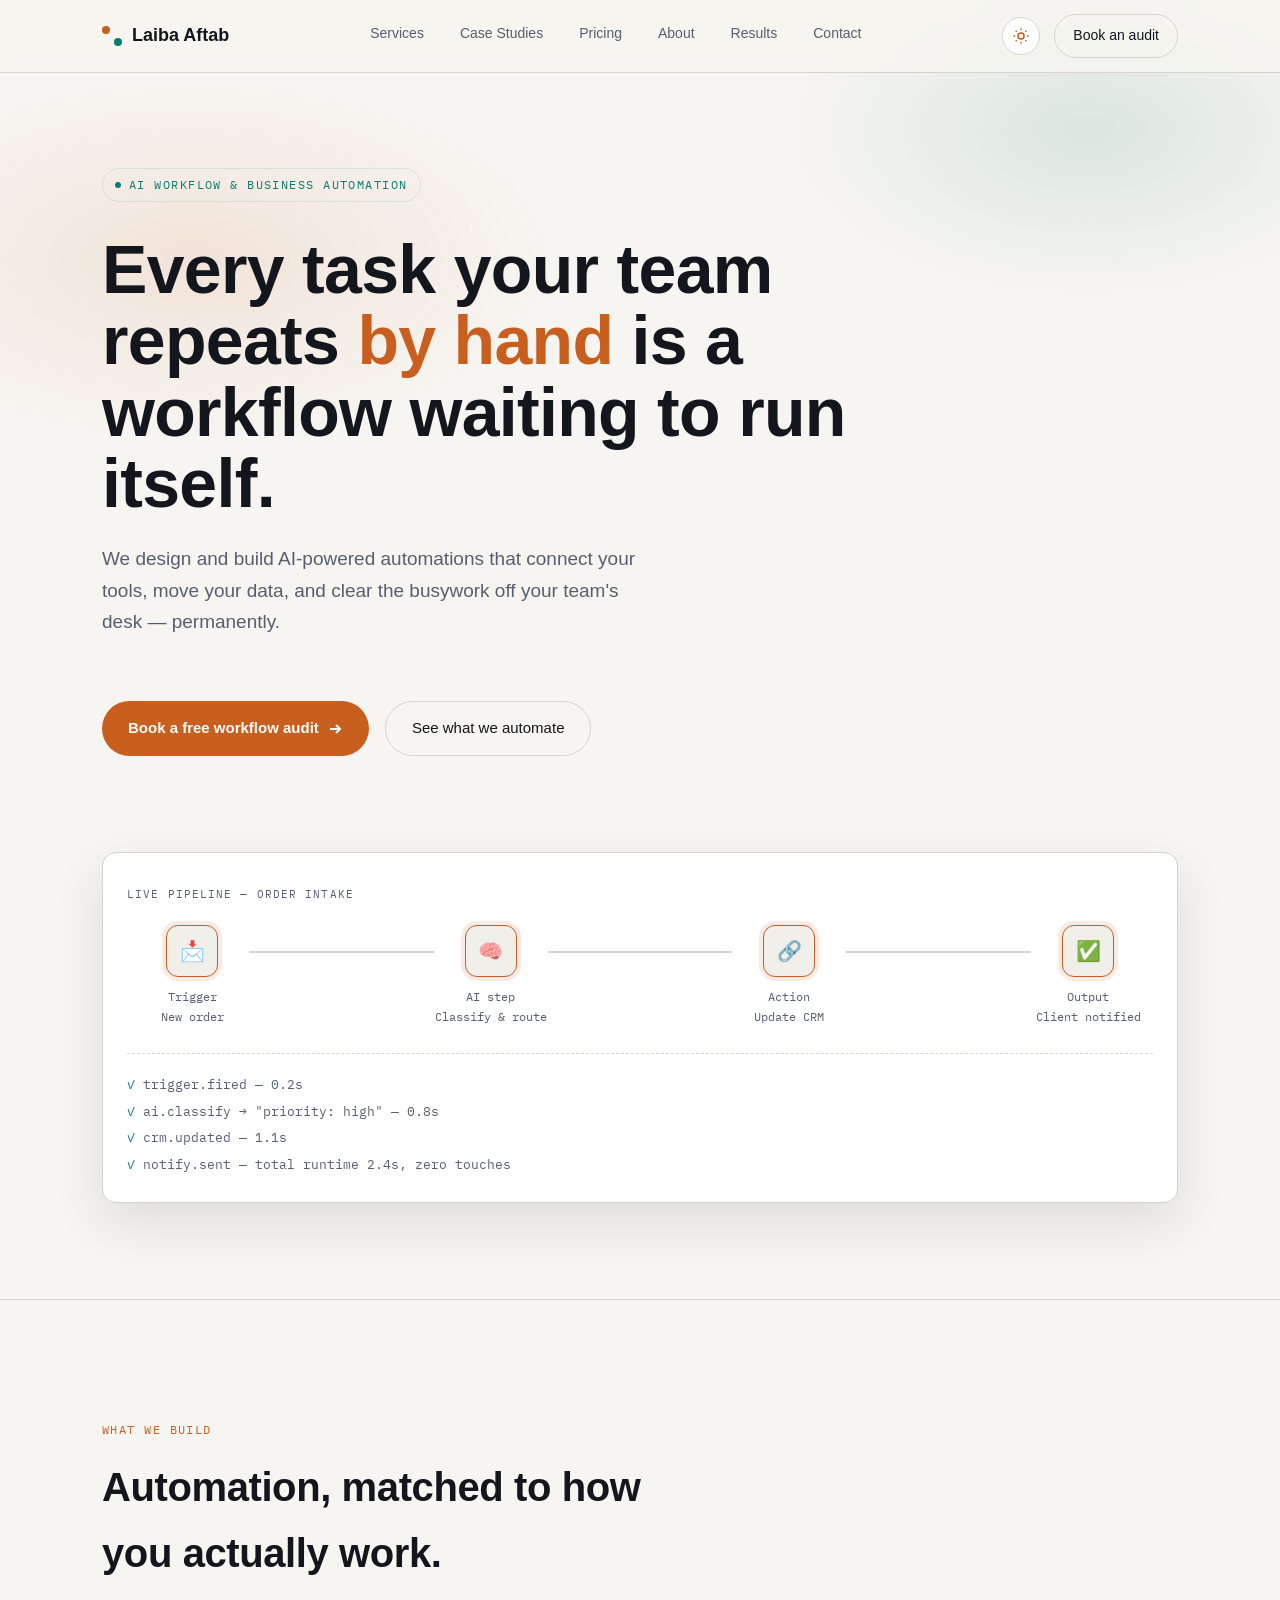
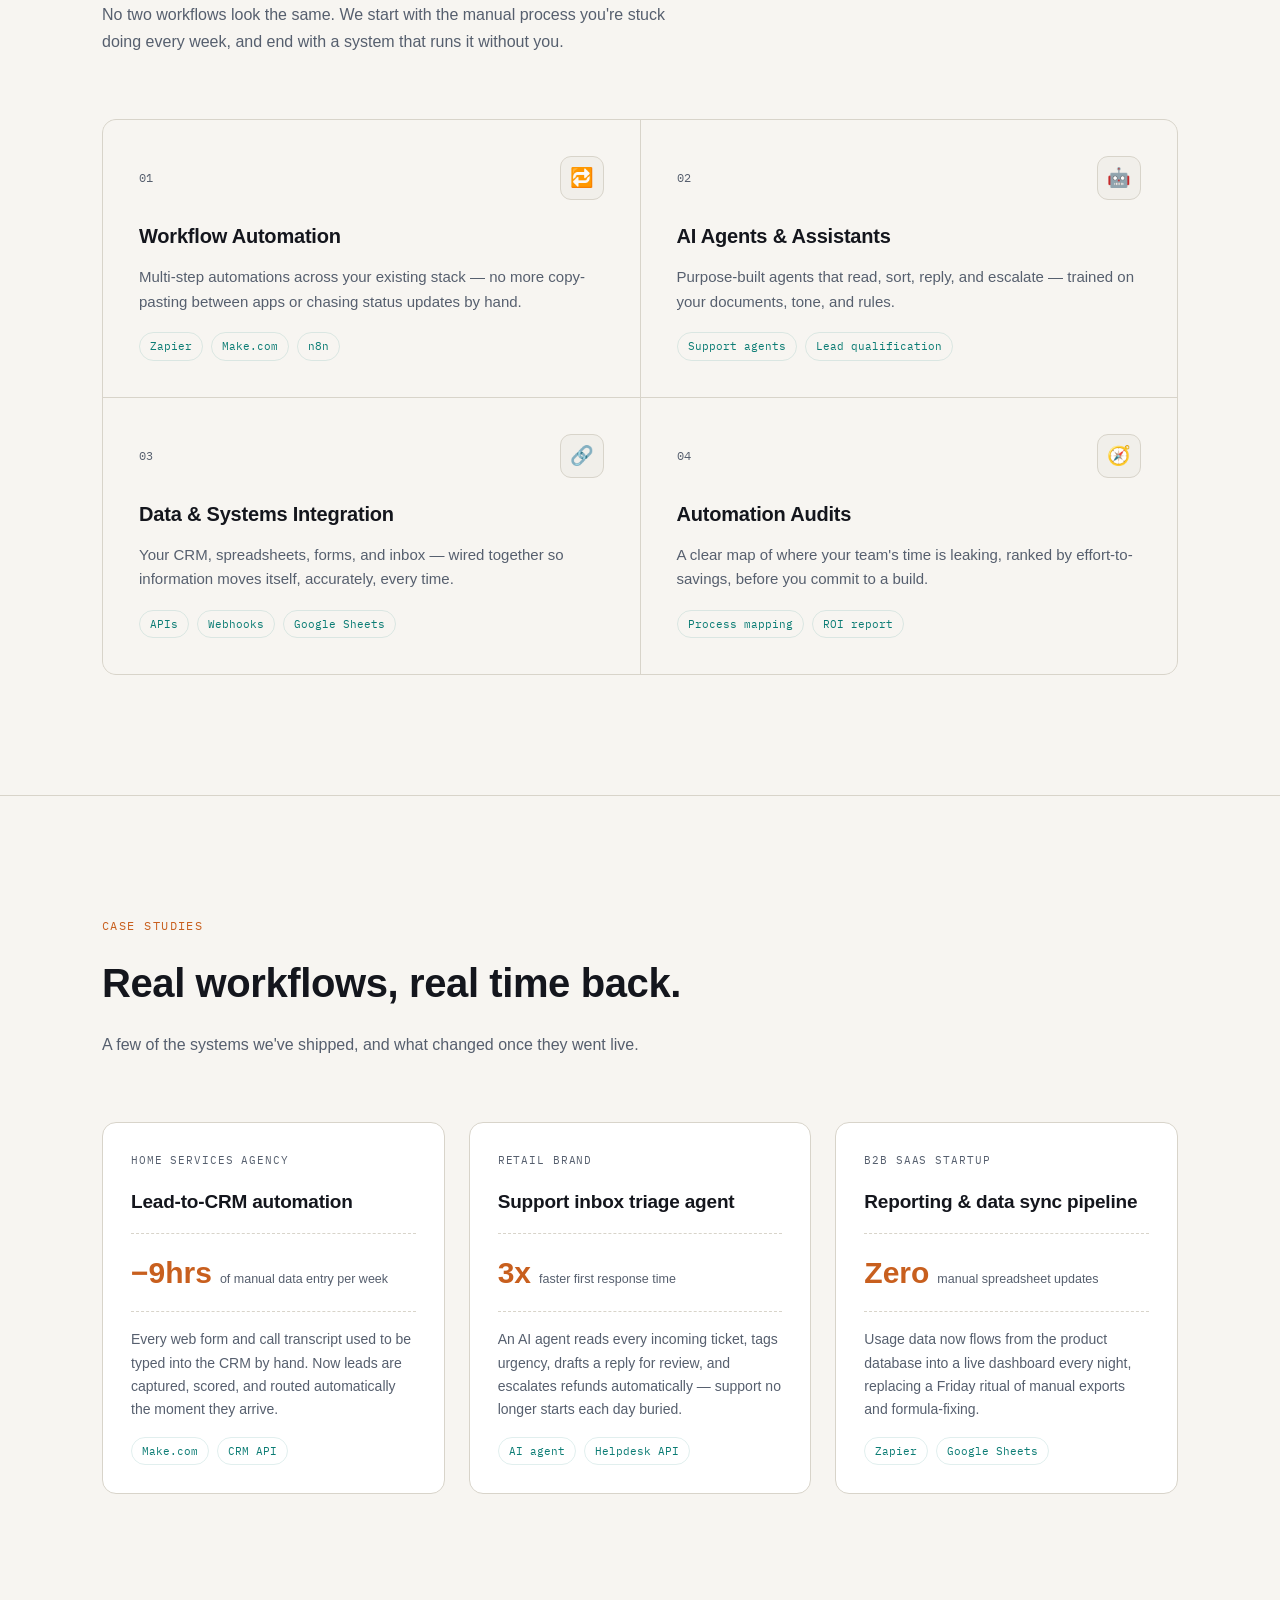
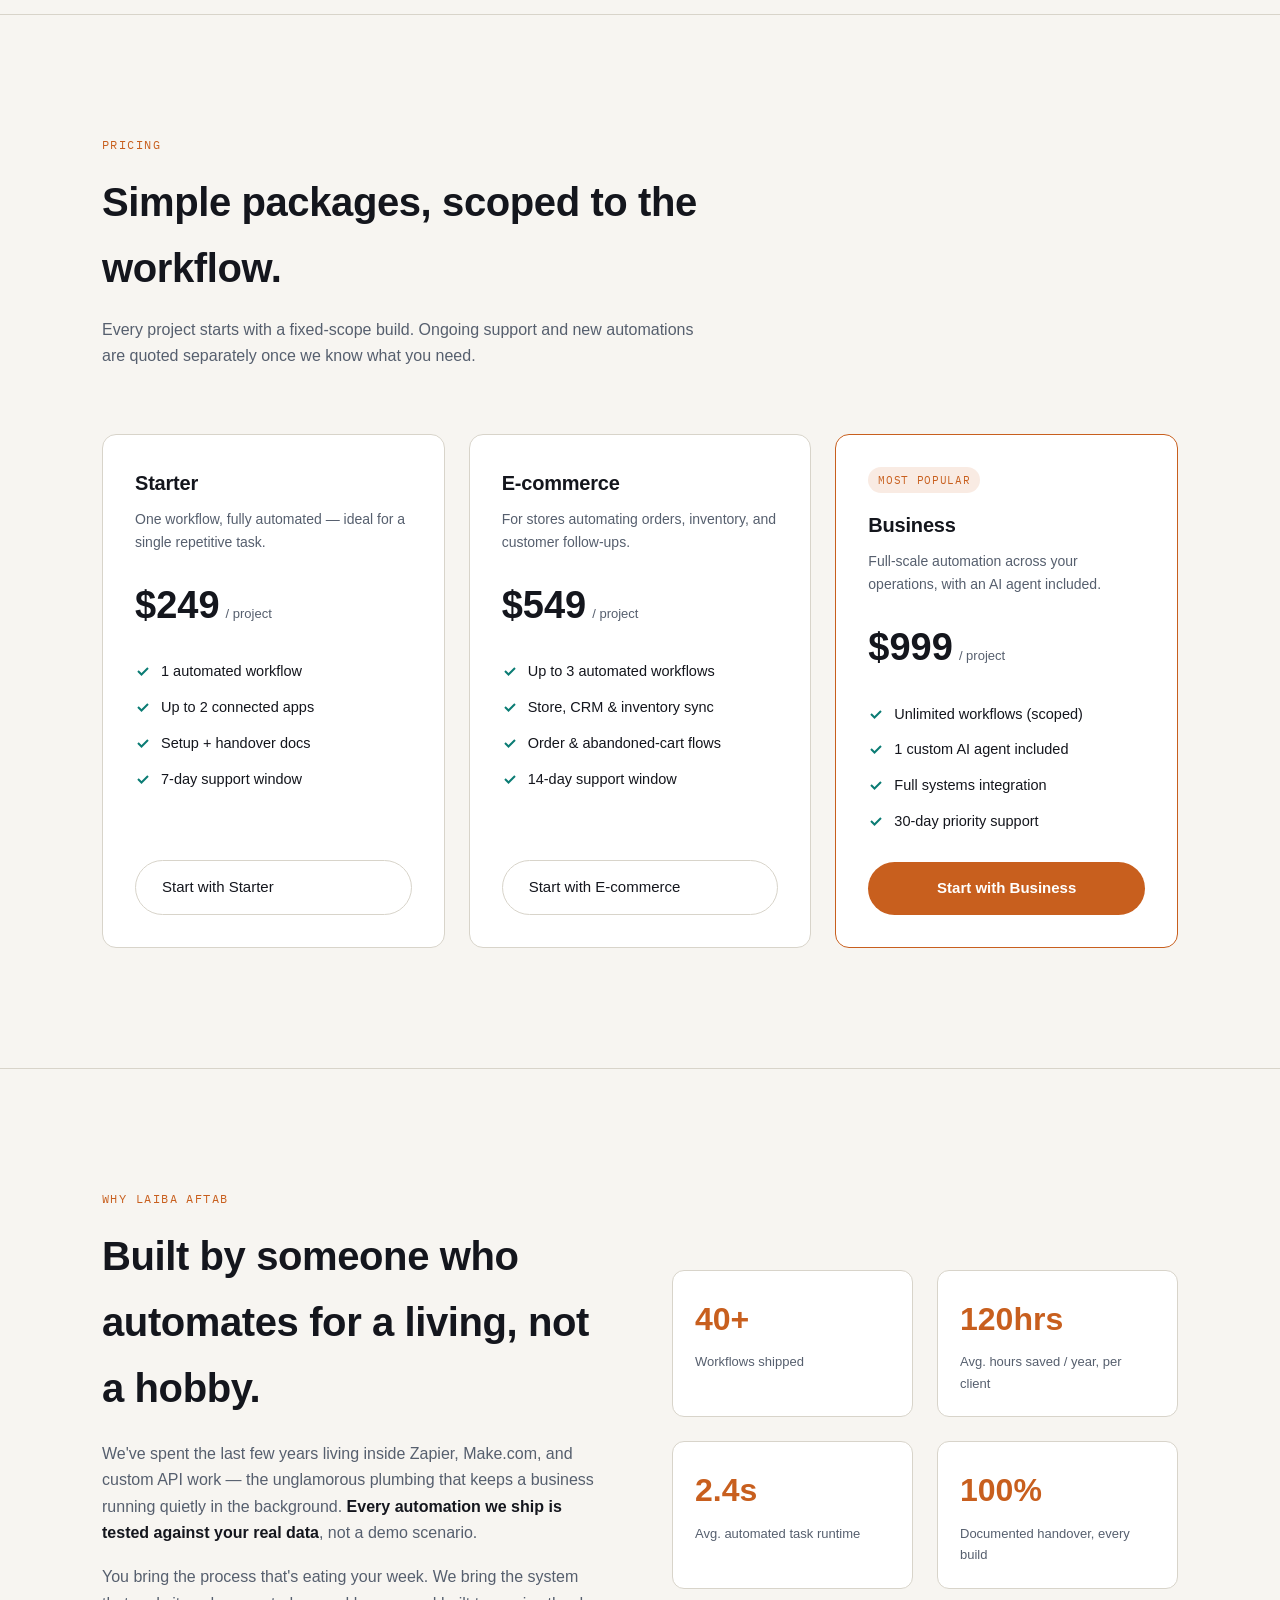
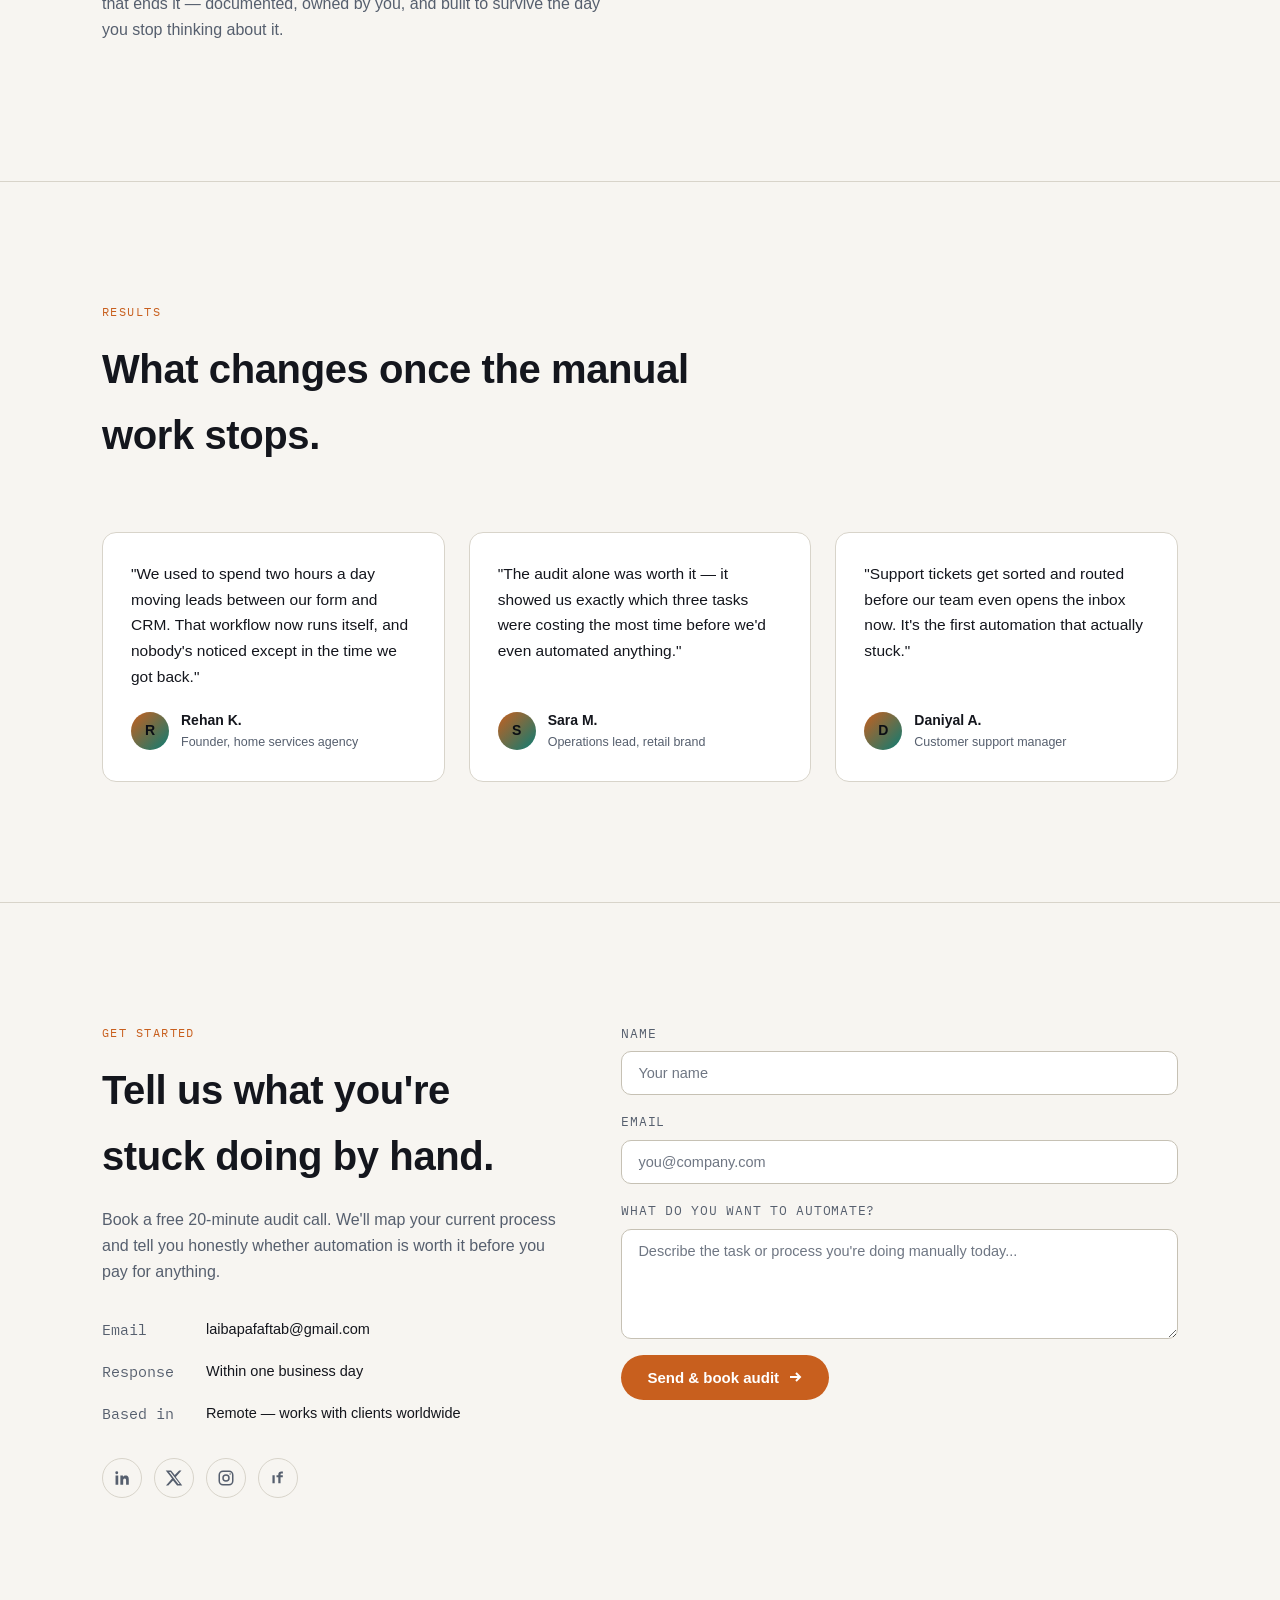
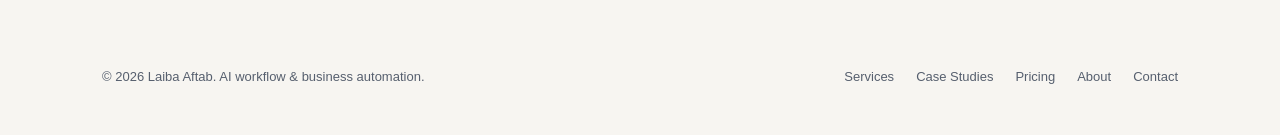
<file: AI.auto/Desktop/ai-automation-website.html>
<!DOCTYPE html>
<html lang="en" data-theme="dark">
<head>
<meta charset="UTF-8">
<meta name="viewport" content="width=device-width, initial-scale=1.0">
<title>Laiba Aftab — AI Workflow &amp; Business Automation</title>
<meta name="description" content="Laiba Aftab designs and builds AI-powered workflow automations that connect your tools, move your data, and clear the busywork off your team's desk — permanently.">
<meta name="keywords" content="AI automation, business automation, workflow automation, Zapier, Make.com, n8n, AI agents">
<meta name="author" content="Laiba Aftab">
<link rel="canonical" href="https://laibaaftab.com/">

<!-- Open Graph -->
<meta property="og:type" content="website">
<meta property="og:title" content="Laiba Aftab — AI Workflow &amp; Business Automation">
<meta property="og:description" content="We design and build AI-powered automations that connect your tools, move your data, and clear the busywork off your team's desk.">
<meta property="og:url" content="https://laibaaftab.com/">
<meta property="og:image" content="https://laibaaftab.com/og-image.jpg">
<meta property="og:site_name" content="Laiba Aftab">

<!-- Twitter Card -->
<meta name="twitter:card" content="summary_large_image">
<meta name="twitter:title" content="Laiba Aftab — AI Workflow &amp; Business Automation">
<meta name="twitter:description" content="AI-powered automations that clear the busywork off your team's desk — permanently.">
<meta name="twitter:image" content="https://laibaaftab.com/og-image.jpg">

<!-- Favicon (inline SVG, no external asset needed) -->
<link rel="icon" href="data:image/svg+xml,%3Csvg xmlns='http://www.w3.org/2000/svg' viewBox='0 0 32 32'%3E%3Crect width='32' height='32' rx='8' fill='%230B0E14'/%3E%3Ccircle cx='11' cy='11' r='4' fill='%23FF8A3D'/%3E%3Ccircle cx='21' cy='21' r='4' fill='%235EEAD4'/%3E%3C/svg%3E">

<link rel="preconnect" href="https://fonts.googleapis.com">
<link href="https://fonts.googleapis.com/css2?family=IBM+Plex+Mono:wght@400;500&display=swap" rel="stylesheet">
<link rel="stylesheet" href="https://api.fontshare.com/v2/css?f[]=clash-display@500,600,700&f[]=general-sans@400,500,600,700&display=swap">
<style>
  :root{
    --space-1: 4px; --space-2: 8px; --space-3: 12px; --space-4: 16px;
    --space-5: 24px; --space-6: 32px; --space-7: 48px; --space-8: 64px;
    --space-9: 96px; --space-10: 120px;
    --radius: 14px; --radius-sm: 10px; --radius-lg: 20px;
    --ease: cubic-bezier(.22,.9,.32,1);
  }
  html[data-theme="dark"]{
    --bg: #0B0E14; --surface: #10141F; --surface-2: #161B29;
    --line: #2B3346; --line-soft: #1A2030;
    --field-border: #384158; --field-bg: #141A29;
    --text: #F1F4F9; --muted: #A7AFC2;
    --amber: #FF9A54; --amber-soft: rgba(255,154,84,0.14);
    --teal: #6FEFDC; --teal-soft: rgba(111,239,220,0.14);
    --shadow: 0 20px 60px rgba(0,0,0,0.45);
    --nav-bg: rgba(11,14,20,0.75);
    --btn-ink: #14100A;
  }
  html[data-theme="light"]{
    --bg: #F7F5F1; --surface: #FFFFFF; --surface-2: #F1EFEA;
    --line: #D8D4CA; --line-soft: #ECEAE3;
    --field-border: #C6C1B4; --field-bg: #FFFFFF;
    --text: #14161D; --muted: #565F6E;
    --amber: #C85F1E; --amber-soft: rgba(200,95,30,0.12);
    --teal: #0B7C74; --teal-soft: rgba(11,124,116,0.12);
    --shadow: 0 20px 50px rgba(20,20,20,0.10);
    --nav-bg: rgba(247,245,241,0.8);
    --btn-ink: #FFFFFF;
  }

  *{box-sizing:border-box; margin:0; padding:0;}
  html{scroll-behavior:smooth;}
  body{
    background:var(--bg); color:var(--text);
    font-family:'General Sans', sans-serif; line-height:1.65;
    overflow-x:hidden;
    transition:background .35s var(--ease), color .35s var(--ease);
  }
  h1,h2,h3{ font-family:'Clash Display', sans-serif; letter-spacing:-0.01em; font-weight:600; }
  .mono{ font-family:'IBM Plex Mono', monospace; }
  a{ color:inherit; text-decoration:none; }
  img,svg{ display:block; }
  .wrap{ max-width:1140px; margin:0 auto; padding:0 clamp(20px, 5vw, 32px); }

  @media (prefers-reduced-motion: reduce){
    *{ animation-duration:0.001ms !important; animation-iteration-count:1 !important; transition-duration:0.001ms !important; scroll-behavior:auto !important; }
  }

  /* ---------- SCROLL REVEAL ---------- */
  .reveal{ opacity:0; transform:translateY(22px); transition:opacity .7s var(--ease), transform .7s var(--ease); }
  .reveal.in-view{ opacity:1; transform:translateY(0); }
  .reveal-stagger > *{ opacity:0; transform:translateY(18px); transition:opacity .6s var(--ease), transform .6s var(--ease); }
  .reveal-stagger.in-view > *{ opacity:1; transform:translateY(0); }
  .reveal-stagger.in-view > *:nth-child(1){ transition-delay:.03s; }
  .reveal-stagger.in-view > *:nth-child(2){ transition-delay:.11s; }
  .reveal-stagger.in-view > *:nth-child(3){ transition-delay:.19s; }
  .reveal-stagger.in-view > *:nth-child(4){ transition-delay:.27s; }

  /* ---------- NAV ---------- */
  nav{
    position:fixed; top:0; left:0; right:0; z-index:50;
    background:var(--nav-bg); backdrop-filter:blur(10px);
    border-bottom:1px solid var(--line);
    transition:background .35s var(--ease), border-color .35s var(--ease);
  }
  nav .wrap{ display:flex; align-items:center; justify-content:space-between; height:72px; }
  .logo{ display:flex; align-items:center; gap:10px; font-weight:600; font-size:18px; }
  .logo-mark{ width:20px; height:20px; position:relative; }
  .logo-mark::before, .logo-mark::after{ content:''; position:absolute; border-radius:50%; transition:background .35s; }
  .logo-mark::before{ width:8px; height:8px; background:var(--amber); top:0; left:0; }
  .logo-mark::after{ width:8px; height:8px; background:var(--teal); bottom:0; right:0; }

  .nav-links{ display:flex; gap:36px; font-size:14px; color:var(--muted); }
  .nav-links a{ position:relative; padding-bottom:4px; }
  .nav-links a::after{
    content:''; position:absolute; left:0; bottom:0; width:0; height:1px; background:var(--amber);
    transition:width .25s var(--ease);
  }
  .nav-links a:hover{ color:var(--text); }
  .nav-links a:hover::after{ width:100%; }

  .nav-right{ display:flex; align-items:center; gap:14px; }
  .theme-toggle{
    width:38px; height:38px; border-radius:50%; border:1px solid var(--line);
    display:flex; align-items:center; justify-content:center; cursor:pointer;
    background:var(--surface); transition:border-color .2s, transform .2s;
    position:relative; overflow:hidden;
  }
  .theme-toggle:hover{ border-color:var(--amber); transform:rotate(-8deg) scale(1.06); }
  .theme-toggle svg{ width:18px; height:18px; transition:opacity .25s, transform .4s var(--ease); position:absolute; }
  .icon-sun{ opacity:0; transform:rotate(-90deg) scale(.5); color:var(--amber); }
  .icon-moon{ opacity:1; transform:rotate(0) scale(1); color:var(--teal); }
  html[data-theme="light"] .icon-sun{ opacity:1; transform:rotate(0) scale(1); }
  html[data-theme="light"] .icon-moon{ opacity:0; transform:rotate(90deg) scale(.5); }

  .nav-cta{
    font-size:14px; padding:9px 18px; border:1px solid var(--line); border-radius:100px;
    color:var(--text); transition:border-color .2s, background .2s, transform .2s;
  }
  .nav-cta:hover{ border-color:var(--amber); background:var(--amber-soft); transform:translateY(-1px); }
  @media(max-width:760px){ .nav-links{ display:none; } }

  /* ---------- BUTTONS ---------- */
  .btn-primary{
    background:var(--amber); color:var(--btn-ink); font-weight:600; font-size:15px;
    padding:14px 26px; border-radius:100px; display:inline-flex; align-items:center; gap:8px;
    transition:transform .18s var(--ease), box-shadow .18s var(--ease), filter .18s;
    border:none; cursor:pointer;
  }
  .btn-primary:hover{ transform:translateY(-2px); box-shadow:0 10px 28px var(--amber-soft); filter:brightness(1.05); }
  .btn-primary:active{ transform:translateY(0); }
  .btn-primary svg{ transition:transform .25s var(--ease); }
  .btn-primary:hover svg{ transform:translateX(3px); }
  .btn-secondary{
    border:1px solid var(--line); color:var(--text); font-weight:500; font-size:15px;
    padding:14px 26px; border-radius:100px; transition:border-color .2s, background .2s, transform .18s;
  }
  .btn-secondary:hover{ border-color:var(--muted); background:var(--surface); transform:translateY(-2px); }

  /* ---------- HERO ---------- */
  header.hero{ position:relative; padding:calc(72px + 96px) 0 var(--space-9); border-bottom:1px solid var(--line); overflow:hidden; }
  header.hero::before{
    content:''; position:absolute; inset:0;
    background:
      radial-gradient(600px 300px at 15% 20%, var(--amber-soft), transparent 60%),
      radial-gradient(500px 280px at 85% 10%, var(--teal-soft), transparent 60%);
    pointer-events:none; transition:background 0.4s;
  }
  .eyebrow{
    display:inline-flex; align-items:center; gap:8px;
    font-family:'IBM Plex Mono', monospace; font-size:12px; letter-spacing:0.12em;
    color:var(--teal); text-transform:uppercase;
    padding:6px 12px; border:1px solid var(--teal-soft); border-radius:100px;
    margin-bottom:var(--space-6);
  }
  .eyebrow-dot{ width:6px; height:6px; border-radius:50%; background:var(--teal); animation:pulse 2s ease-in-out infinite; }
  @keyframes pulse{ 0%,100%{ opacity:1; } 50%{ opacity:0.3; } }

  .hero h1{ font-size:clamp(36px, 6vw, 68px); font-weight:700; line-height:1.05; max-width:820px; margin-bottom:var(--space-5); }
  .hero h1 em{ font-style:normal; color:var(--amber); }
  .hero p.sub{ font-size:19px; color:var(--muted); max-width:540px; margin-bottom:var(--space-8); }
  .hero-ctas{ display:flex; gap:16px; flex-wrap:wrap; margin-bottom:var(--space-9); }

  /* ---------- PIPELINE SIGNATURE ---------- */
  .pipeline{
    position:relative; background:var(--surface); border:1px solid var(--line);
    border-radius:var(--radius); padding:32px 24px 28px; overflow:hidden;
    box-shadow:var(--shadow); transition:background .35s, border-color .35s;
  }
  .pipeline-label{ font-family:'IBM Plex Mono', monospace; font-size:11px; color:var(--muted); text-transform:uppercase; letter-spacing:0.1em; margin-bottom:22px; }
  .pipeline-track{ display:flex; align-items:center; justify-content:space-between; position:relative; padding:0 6px; }
  .pipe-node{ display:flex; flex-direction:column; align-items:center; gap:10px; position:relative; z-index:2; flex:0 0 auto; width:118px; }
  .pipe-icon{
    width:52px; height:52px; border-radius:12px; background:var(--surface-2); border:1px solid var(--line);
    display:flex; align-items:center; justify-content:center; font-size:20px;
    transition:border-color .3s, box-shadow .3s, transform .3s var(--ease);
  }
  .pipe-node.active .pipe-icon{ border-color:var(--amber); box-shadow:0 0 0 4px var(--amber-soft); }
  .pipe-node:hover .pipe-icon{ transform:translateY(-4px) scale(1.05); }
  .pipe-node span{ font-size:12px; color:var(--muted); text-align:center; font-family:'IBM Plex Mono', monospace; }
  .pipe-line{ flex:1 1 auto; height:2px; background:var(--line); position:relative; margin:0 -2px; top:-24px; overflow:hidden; }
  .pipe-line::after{
    content:''; position:absolute; top:0; left:-40%; width:40%; height:100%;
    background:linear-gradient(90deg, transparent, var(--teal), transparent);
    animation:flow 2.6s linear infinite;
  }
  .pipe-line:nth-of-type(2)::after{ animation-delay:0.6s; }
  .pipe-line:nth-of-type(4)::after{ animation-delay:1.2s; }
  @keyframes flow{ 0%{ left:-40%; } 100%{ left:100%; } }
  @media(max-width:760px){
    .pipeline-track{ flex-direction:column; align-items:flex-start; gap:22px; }
    .pipe-line{ display:none; }
    .pipe-node{ flex-direction:row; width:auto; }
  }
  .pipeline-log{ margin-top:26px; padding-top:20px; border-top:1px dashed var(--line); font-family:'IBM Plex Mono', monospace; font-size:12.5px; color:var(--muted); display:flex; flex-direction:column; gap:6px; }
  .pipeline-log .ok{ color:var(--teal); }
  .pipeline-log div{ opacity:0; animation:logIn .4s ease forwards; }
  .pipeline-log div:nth-child(1){ animation-delay:.2s; }
  .pipeline-log div:nth-child(2){ animation-delay:.5s; }
  .pipeline-log div:nth-child(3){ animation-delay:.8s; }
  .pipeline-log div:nth-child(4){ animation-delay:1.1s; }
  @keyframes logIn{ from{ opacity:0; transform:translateX(-6px); } to{ opacity:1; transform:translateX(0); } }

  /* ---------- SECTION HEADERS ---------- */
  .section{ padding:var(--space-10) 0; border-bottom:1px solid var(--line); transition:border-color .35s; }
  .section-head{ max-width:600px; margin-bottom:var(--space-8); }
  .section-eyebrow{ font-family:'IBM Plex Mono', monospace; font-size:12px; color:var(--amber); text-transform:uppercase; letter-spacing:0.12em; margin-bottom:14px; display:block; }
  .section h2{ font-size:clamp(28px, 4vw, 40px); margin-bottom:var(--space-4); }
  .section-head p{ color:var(--muted); font-size:16px; }

  /* ---------- SERVICES ---------- */
  .services-grid{ display:grid; grid-template-columns:repeat(2, 1fr); gap:1px; background:var(--line); border:1px solid var(--line); border-radius:var(--radius); overflow:hidden; }
  .service-card{ background:var(--bg); padding:36px; position:relative; transition:background .3s, transform .3s var(--ease), box-shadow .3s var(--ease); cursor:default; }
  .service-card:hover{ background:var(--surface); transform:translateY(-5px); z-index:1; box-shadow:var(--shadow); }
  .service-top{ display:flex; align-items:center; justify-content:space-between; margin-bottom:20px; }
  .service-num{ font-family:'IBM Plex Mono', monospace; font-size:12px; color:var(--muted); display:block; }
  .service-icon{
    width:44px; height:44px; border-radius:11px; background:var(--surface-2); border:1px solid var(--line);
    display:flex; align-items:center; justify-content:center; font-size:19px;
    transition:transform .35s var(--ease), border-color .3s, background .3s;
  }
  .service-card:hover .service-icon{ transform:rotate(-6deg) scale(1.08); border-color:var(--amber); background:var(--amber-soft); }
  .service-card h3{ font-size:20px; margin-bottom:12px; transition:color .25s; }
  .service-card:hover h3{ color:var(--amber); }
  .service-card p{ color:var(--muted); font-size:15px; margin-bottom:18px; }
  .service-tags{ display:flex; flex-wrap:wrap; gap:8px; }
  .tag{ font-family:'IBM Plex Mono', monospace; font-size:11px; color:var(--teal); border:1px solid var(--teal-soft); padding:4px 10px; border-radius:100px; transition:background .2s, transform .2s; }
  .service-card:hover .tag{ background:var(--teal-soft); }
  .service-card .tag:hover{ transform:translateY(-2px); }
  @media(max-width:760px){ .services-grid{ grid-template-columns:1fr; } }

  /* ---------- CASE STUDIES ---------- */
  .case-grid{ display:grid; grid-template-columns:repeat(3, 1fr); gap:24px; }
  .case-card{
    background:var(--surface); border:1px solid var(--line); border-radius:var(--radius);
    padding:28px; display:flex; flex-direction:column; gap:16px;
    transition:transform .3s var(--ease), border-color .3s, box-shadow .3s;
  }
  .case-card:hover{ transform:translateY(-5px); border-color:var(--amber); box-shadow:var(--shadow); }
  .case-tag{ font-family:'IBM Plex Mono', monospace; font-size:11px; color:var(--muted); text-transform:uppercase; letter-spacing:0.08em; }
  .case-card h3{ font-size:19px; }
  .case-metric{ display:flex; align-items:baseline; gap:8px; padding:14px 0; border-top:1px dashed var(--line); border-bottom:1px dashed var(--line); }
  .case-metric .big{ font-family:'Clash Display', sans-serif; font-size:30px; font-weight:700; color:var(--amber); }
  .case-metric .desc{ font-size:12.5px; color:var(--muted); }
  .case-card p{ font-size:14px; color:var(--muted); }
  .case-stack{ display:flex; flex-wrap:wrap; gap:8px; margin-top:auto; }
  @media(max-width:900px){ .case-grid{ grid-template-columns:1fr; } }

  /* ---------- PRICING ---------- */
  .pricing-grid{ display:grid; grid-template-columns:repeat(3, 1fr); gap:24px; align-items:stretch; }
  .price-card{
    background:var(--surface); border:1px solid var(--line); border-radius:var(--radius);
    padding:32px; display:flex; flex-direction:column; text-align:left;
    transition:transform .3s var(--ease), border-color .3s, box-shadow .3s;
  }
  .price-card:hover{ transform:translateY(-5px); border-color:var(--amber); box-shadow:var(--shadow); }
  .price-card.featured{ border-color:var(--amber); position:relative; background:var(--surface); }
  .price-badge{
    align-self:flex-start; font-family:'IBM Plex Mono', monospace; font-size:11px; color:var(--amber);
    background:var(--amber-soft); padding:4px 10px; border-radius:100px; margin-bottom:16px; text-transform:uppercase; letter-spacing:0.06em;
  }
  .price-card h3{ font-size:20px; margin-bottom:8px; }
  .price-card .price-desc{ color:var(--muted); font-size:14px; margin-bottom:20px; }
  .price-amount{ display:flex; align-items:baseline; gap:6px; margin-bottom:24px; }
  .price-amount .num{ font-family:'Clash Display', sans-serif; font-size:38px; font-weight:600; }
  .price-amount .per{ color:var(--muted); font-size:13px; }
  .price-features{ list-style:none; display:flex; flex-direction:column; gap:12px; margin-bottom:28px; flex:1; }
  .price-features li{ display:flex; align-items:flex-start; gap:10px; font-size:14.5px; color:var(--text); }
  .price-features li svg{ flex:0 0 auto; margin-top:3px; color:var(--teal); }
  .price-card .btn-primary, .price-card .btn-secondary{ justify-content:center; width:100%; }
  @media(max-width:900px){ .pricing-grid{ grid-template-columns:1fr; } }

  /* ---------- ABOUT ---------- */
  .about-layout{ display:grid; grid-template-columns:1fr 1fr; gap:var(--space-8); align-items:center; }
  .about-copy p{ color:var(--muted); font-size:16px; margin-bottom:18px; }
  .about-copy strong{ color:var(--text); font-weight:600; }
  .stat-grid{ display:grid; grid-template-columns:repeat(2, 1fr); gap:var(--space-5); margin-top:8px; }
  .stat{ border:1px solid var(--line); border-radius:12px; padding:22px; background:var(--surface); transition:transform .25s var(--ease), border-color .25s; }
  .stat:hover{ transform:translateY(-3px); border-color:var(--amber); }
  .stat .num{ font-family:'Clash Display', sans-serif; font-size:32px; font-weight:700; color:var(--amber); }
  .stat .label{ font-size:13px; color:var(--muted); margin-top:6px; }
  @media(max-width:760px){ .about-layout{ grid-template-columns:1fr; } }

  /* ---------- TESTIMONIALS ---------- */
  .testi-grid{ display:grid; grid-template-columns:repeat(3, 1fr); gap:var(--space-5); }
  .testi-card{ background:var(--surface); border:1px solid var(--line); border-radius:var(--radius); padding:28px; display:flex; flex-direction:column; gap:20px; transition:transform .25s var(--ease), border-color .25s; }
  .testi-card:hover{ transform:translateY(-4px); border-color:var(--teal); }
  .testi-quote{ font-size:15.5px; color:var(--text); }
  .testi-who{ display:flex; align-items:center; gap:12px; margin-top:auto; }
  .testi-avatar{ width:38px; height:38px; border-radius:50%; background:linear-gradient(135deg, var(--amber), var(--teal)); display:flex; align-items:center; justify-content:center; font-family:'Clash Display', sans-serif; font-weight:700; font-size:14px; color:#0B0E14; }
  .testi-who .name{ font-size:14px; font-weight:600; }
  .testi-who .role{ font-size:12.5px; color:var(--muted); }
  @media(max-width:900px){ .testi-grid{ grid-template-columns:1fr; } }

  /* ---------- CONTACT ---------- */
  .contact-layout{ display:grid; grid-template-columns:0.9fr 1.1fr; gap:var(--space-8); }
  .contact-info p{ color:var(--muted); margin-bottom:var(--space-6); font-size:16px; }
  .contact-detail{ display:flex; gap:14px; margin-bottom:18px; font-size:14.5px; }
  .contact-detail .k{ color:var(--muted); font-family:'IBM Plex Mono', monospace; width:90px; flex:0 0 auto; }
  .social-row{ display:flex; gap:12px; margin-top:var(--space-6); }
  .social-icon{
    width:40px; height:40px; border-radius:50%; border:1px solid var(--line);
    display:flex; align-items:center; justify-content:center; color:var(--muted);
    transition:border-color .2s, color .2s, transform .2s var(--ease), background .2s;
  }
  .social-icon:hover{ border-color:var(--amber); color:var(--amber); transform:translateY(-3px); background:var(--amber-soft); }
  .social-icon svg{ width:18px; height:18px; }

  form{ display:flex; flex-direction:column; gap:16px; }
  .field{ display:flex; flex-direction:column; gap:8px; }
  .field label{ font-size:12.5px; color:var(--muted); font-family:'IBM Plex Mono', monospace; text-transform:uppercase; letter-spacing:0.06em; }
  .field input, .field textarea{
    background:var(--field-bg); border:1.5px solid var(--field-border); border-radius:10px;
    padding:13px 16px; color:var(--text); font-family:'General Sans', sans-serif; font-size:14.5px;
    outline:none; transition:border-color .2s, box-shadow .2s;
  }
  .field input::placeholder, .field textarea::placeholder{ color:var(--muted); opacity:0.85; }
  .field input:focus, .field textarea:focus{ border-color:var(--amber); box-shadow:0 0 0 3px var(--amber-soft); }
  .field textarea{ resize:vertical; min-height:110px; }
  form .btn-primary{ align-self:flex-start; }
  @media(max-width:900px){ .contact-layout{ grid-template-columns:1fr; } }

  /* ---------- FOOTER ---------- */
  footer{ padding:var(--space-7) 0; }
  footer .wrap{ display:flex; justify-content:space-between; align-items:center; flex-wrap:wrap; gap:16px; }
  footer .foot-copy{ font-size:13px; color:var(--muted); }
  footer .foot-links{ display:flex; gap:22px; font-size:13px; color:var(--muted); }
  footer .foot-links a{ transition:color .2s; }
  footer .foot-links a:hover{ color:var(--text); }

  /* ---------- FOCUS STATES ---------- */
  a:focus-visible, button:focus-visible, input:focus-visible, textarea:focus-visible{
    outline:2px solid var(--amber); outline-offset:2px;
  }

  /* ---------- RESPONSIVE FINE-TUNE ---------- */
  @media(max-width:600px){
    :root{ --space-9: 64px; --space-10: 72px; }
    .hero-ctas{ flex-direction:column; align-items:stretch; }
    .hero-ctas a{ text-align:center; justify-content:center; }
    .section{ padding:var(--space-8) 0; }
  }
</style>
</head>
<body>

<nav>
  <div class="wrap">
    <div class="logo"><span class="logo-mark"></span>Laiba Aftab</div>
    <div class="nav-links">
      <a href="#services">Services</a>
      <a href="#cases">Case Studies</a>
      <a href="#pricing">Pricing</a>
      <a href="#about">About</a>
      <a href="#testimonials">Results</a>
      <a href="#contact">Contact</a>
    </div>
    <div class="nav-right">
      <button class="theme-toggle" id="themeToggle" aria-label="Toggle dark and light mode">
        <svg class="icon-sun" viewBox="0 0 24 24" fill="none" stroke="currentColor" stroke-width="2"><circle cx="12" cy="12" r="4"/><path d="M12 2v2M12 20v2M4.9 4.9l1.4 1.4M17.7 17.7l1.4 1.4M2 12h2M20 12h2M4.9 19.1l1.4-1.4M17.7 6.3l1.4-1.4"/></svg>
        <svg class="icon-moon" viewBox="0 0 24 24" fill="none" stroke="currentColor" stroke-width="2"><path d="M21 12.8A9 9 0 1111.2 3 7 7 0 0021 12.8z"/></svg>
      </button>
      <a href="#contact" class="nav-cta">Book an audit</a>
    </div>
  </div>
</nav>

<header class="hero">
  <div class="wrap">
    <span class="eyebrow reveal in-view"><span class="eyebrow-dot"></span>AI Workflow &amp; Business Automation</span>
    <h1 class="reveal in-view">Every task your team repeats <em>by hand</em> is a workflow waiting to run itself.</h1>
    <p class="sub reveal in-view">We design and build AI-powered automations that connect your tools, move your data, and clear the busywork off your team's desk — permanently.</p>
    <div class="hero-ctas reveal in-view">
      <a href="#contact" class="btn-primary">Book a free workflow audit
        <svg width="16" height="16" viewBox="0 0 16 16" fill="none" stroke="currentColor" stroke-width="2"><path d="M3 8h10M9 4l4 4-4 4"/></svg>
      </a>
      <a href="#services" class="btn-secondary">See what we automate</a>
    </div>

    <div class="pipeline reveal">
      <div class="pipeline-label">Live pipeline — order intake</div>
      <div class="pipeline-track">
        <div class="pipe-node active"><div class="pipe-icon">📩</div><span>Trigger<br>New order</span></div>
        <div class="pipe-line"></div>
        <div class="pipe-node active"><div class="pipe-icon">🧠</div><span>AI step<br>Classify &amp; route</span></div>
        <div class="pipe-line"></div>
        <div class="pipe-node active"><div class="pipe-icon">🔗</div><span>Action<br>Update CRM</span></div>
        <div class="pipe-line"></div>
        <div class="pipe-node active"><div class="pipe-icon">✅</div><span>Output<br>Client notified</span></div>
      </div>
      <div class="pipeline-log">
        <div><span class="ok">✓</span> trigger.fired — 0.2s</div>
        <div><span class="ok">✓</span> ai.classify → "priority: high" — 0.8s</div>
        <div><span class="ok">✓</span> crm.updated — 1.1s</div>
        <div><span class="ok">✓</span> notify.sent — total runtime 2.4s, zero touches</div>
      </div>
    </div>
  </div>
</header>

<section class="section" id="services">
  <div class="wrap">
    <div class="section-head reveal">
      <span class="section-eyebrow">What we build</span>
      <h2>Automation, matched to how you actually work.</h2>
      <p>No two workflows look the same. We start with the manual process you're stuck doing every week, and end with a system that runs it without you.</p>
    </div>
    <div class="services-grid reveal-stagger reveal">
      <div class="service-card">
        <div class="service-top"><span class="service-num">01</span><div class="service-icon">🔁</div></div>
        <h3>Workflow Automation</h3>
        <p>Multi-step automations across your existing stack — no more copy-pasting between apps or chasing status updates by hand.</p>
        <div class="service-tags"><span class="tag">Zapier</span><span class="tag">Make.com</span><span class="tag">n8n</span></div>
      </div>
      <div class="service-card">
        <div class="service-top"><span class="service-num">02</span><div class="service-icon">🤖</div></div>
        <h3>AI Agents &amp; Assistants</h3>
        <p>Purpose-built agents that read, sort, reply, and escalate — trained on your documents, tone, and rules.</p>
        <div class="service-tags"><span class="tag">Support agents</span><span class="tag">Lead qualification</span></div>
      </div>
      <div class="service-card">
        <div class="service-top"><span class="service-num">03</span><div class="service-icon">🔗</div></div>
        <h3>Data &amp; Systems Integration</h3>
        <p>Your CRM, spreadsheets, forms, and inbox — wired together so information moves itself, accurately, every time.</p>
        <div class="service-tags"><span class="tag">APIs</span><span class="tag">Webhooks</span><span class="tag">Google Sheets</span></div>
      </div>
      <div class="service-card">
        <div class="service-top"><span class="service-num">04</span><div class="service-icon">🧭</div></div>
        <h3>Automation Audits</h3>
        <p>A clear map of where your team's time is leaking, ranked by effort-to-savings, before you commit to a build.</p>
        <div class="service-tags"><span class="tag">Process mapping</span><span class="tag">ROI report</span></div>
      </div>
    </div>
  </div>
</section>

<section class="section" id="cases">
  <div class="wrap">
    <div class="section-head reveal">
      <span class="section-eyebrow">Case studies</span>
      <h2>Real workflows, real time back.</h2>
      <p>A few of the systems we've shipped, and what changed once they went live.</p>
    </div>
    <div class="case-grid reveal-stagger reveal">
      <div class="case-card">
        <span class="case-tag">Home services agency</span>
        <h3>Lead-to-CRM automation</h3>
        <div class="case-metric"><span class="big">−9hrs</span><span class="desc">of manual data entry per week</span></div>
        <p>Every web form and call transcript used to be typed into the CRM by hand. Now leads are captured, scored, and routed automatically the moment they arrive.</p>
        <div class="case-stack"><span class="tag">Make.com</span><span class="tag">CRM API</span></div>
      </div>
      <div class="case-card">
        <span class="case-tag">Retail brand</span>
        <h3>Support inbox triage agent</h3>
        <div class="case-metric"><span class="big">3x</span><span class="desc">faster first response time</span></div>
        <p>An AI agent reads every incoming ticket, tags urgency, drafts a reply for review, and escalates refunds automatically — support no longer starts each day buried.</p>
        <div class="case-stack"><span class="tag">AI agent</span><span class="tag">Helpdesk API</span></div>
      </div>
      <div class="case-card">
        <span class="case-tag">B2B SaaS startup</span>
        <h3>Reporting &amp; data sync pipeline</h3>
        <div class="case-metric"><span class="big">Zero</span><span class="desc">manual spreadsheet updates</span></div>
        <p>Usage data now flows from the product database into a live dashboard every night, replacing a Friday ritual of manual exports and formula-fixing.</p>
        <div class="case-stack"><span class="tag">Zapier</span><span class="tag">Google Sheets</span></div>
      </div>
    </div>
  </div>
</section>

<section class="section" id="pricing">
  <div class="wrap">
    <div class="section-head reveal">
      <span class="section-eyebrow">Pricing</span>
      <h2>Simple packages, scoped to the workflow.</h2>
      <p>Every project starts with a fixed-scope build. Ongoing support and new automations are quoted separately once we know what you need.</p>
    </div>
    <div class="pricing-grid reveal-stagger reveal">
      <div class="price-card">
        <h3>Starter</h3>
        <p class="price-desc">One workflow, fully automated — ideal for a single repetitive task.</p>
        <div class="price-amount"><span class="num">$249</span><span class="per">/ project</span></div>
        <ul class="price-features">
          <li><svg width="16" height="16" viewBox="0 0 16 16" fill="none" stroke="currentColor" stroke-width="2"><path d="M3 8l3.5 3.5L13 5"/></svg>1 automated workflow</li>
          <li><svg width="16" height="16" viewBox="0 0 16 16" fill="none" stroke="currentColor" stroke-width="2"><path d="M3 8l3.5 3.5L13 5"/></svg>Up to 2 connected apps</li>
          <li><svg width="16" height="16" viewBox="0 0 16 16" fill="none" stroke="currentColor" stroke-width="2"><path d="M3 8l3.5 3.5L13 5"/></svg>Setup + handover docs</li>
          <li><svg width="16" height="16" viewBox="0 0 16 16" fill="none" stroke="currentColor" stroke-width="2"><path d="M3 8l3.5 3.5L13 5"/></svg>7-day support window</li>
        </ul>
        <a href="#contact" class="btn-secondary">Start with Starter</a>
      </div>
      <div class="price-card">
        <h3>E-commerce</h3>
        <p class="price-desc">For stores automating orders, inventory, and customer follow-ups.</p>
        <div class="price-amount"><span class="num">$549</span><span class="per">/ project</span></div>
        <ul class="price-features">
          <li><svg width="16" height="16" viewBox="0 0 16 16" fill="none" stroke="currentColor" stroke-width="2"><path d="M3 8l3.5 3.5L13 5"/></svg>Up to 3 automated workflows</li>
          <li><svg width="16" height="16" viewBox="0 0 16 16" fill="none" stroke="currentColor" stroke-width="2"><path d="M3 8l3.5 3.5L13 5"/></svg>Store, CRM &amp; inventory sync</li>
          <li><svg width="16" height="16" viewBox="0 0 16 16" fill="none" stroke="currentColor" stroke-width="2"><path d="M3 8l3.5 3.5L13 5"/></svg>Order &amp; abandoned-cart flows</li>
          <li><svg width="16" height="16" viewBox="0 0 16 16" fill="none" stroke="currentColor" stroke-width="2"><path d="M3 8l3.5 3.5L13 5"/></svg>14-day support window</li>
        </ul>
        <a href="#contact" class="btn-secondary">Start with E-commerce</a>
      </div>
      <div class="price-card featured">
        <span class="price-badge">Most popular</span>
        <h3>Business</h3>
        <p class="price-desc">Full-scale automation across your operations, with an AI agent included.</p>
        <div class="price-amount"><span class="num">$999</span><span class="per">/ project</span></div>
        <ul class="price-features">
          <li><svg width="16" height="16" viewBox="0 0 16 16" fill="none" stroke="currentColor" stroke-width="2"><path d="M3 8l3.5 3.5L13 5"/></svg>Unlimited workflows (scoped)</li>
          <li><svg width="16" height="16" viewBox="0 0 16 16" fill="none" stroke="currentColor" stroke-width="2"><path d="M3 8l3.5 3.5L13 5"/></svg>1 custom AI agent included</li>
          <li><svg width="16" height="16" viewBox="0 0 16 16" fill="none" stroke="currentColor" stroke-width="2"><path d="M3 8l3.5 3.5L13 5"/></svg>Full systems integration</li>
          <li><svg width="16" height="16" viewBox="0 0 16 16" fill="none" stroke="currentColor" stroke-width="2"><path d="M3 8l3.5 3.5L13 5"/></svg>30-day priority support</li>
        </ul>
        <a href="#contact" class="btn-primary">Start with Business</a>
      </div>
    </div>
  </div>
</section>

<section class="section" id="about">
  <div class="wrap">
    <div class="about-layout">
      <div class="about-copy reveal">
        <span class="section-eyebrow">Why Laiba Aftab</span>
        <h2 style="margin-bottom:20px;">Built by someone who automates for a living, not a hobby.</h2>
        <p>We've spent the last few years living inside Zapier, Make.com, and custom API work — the unglamorous plumbing that keeps a business running quietly in the background. <strong>Every automation we ship is tested against your real data</strong>, not a demo scenario.</p>
        <p>You bring the process that's eating your week. We bring the system that ends it — documented, owned by you, and built to survive the day you stop thinking about it.</p>
      </div>
      <div class="stat-grid reveal-stagger reveal">
        <div class="stat"><div class="num">40+</div><div class="label">Workflows shipped</div></div>
        <div class="stat"><div class="num">120hrs</div><div class="label">Avg. hours saved / year, per client</div></div>
        <div class="stat"><div class="num">2.4s</div><div class="label">Avg. automated task runtime</div></div>
        <div class="stat"><div class="num">100%</div><div class="label">Documented handover, every build</div></div>
      </div>
    </div>
  </div>
</section>

<section class="section" id="testimonials">
  <div class="wrap">
    <div class="section-head reveal">
      <span class="section-eyebrow">Results</span>
      <h2>What changes once the manual work stops.</h2>
    </div>
    <div class="testi-grid reveal-stagger reveal">
      <div class="testi-card">
        <p class="testi-quote">"We used to spend two hours a day moving leads between our form and CRM. That workflow now runs itself, and nobody's noticed except in the time we got back."</p>
        <div class="testi-who"><div class="testi-avatar">R</div><div><div class="name">Rehan K.</div><div class="role">Founder, home services agency</div></div></div>
      </div>
      <div class="testi-card">
        <p class="testi-quote">"The audit alone was worth it — it showed us exactly which three tasks were costing the most time before we'd even automated anything."</p>
        <div class="testi-who"><div class="testi-avatar">S</div><div><div class="name">Sara M.</div><div class="role">Operations lead, retail brand</div></div></div>
      </div>
      <div class="testi-card">
        <p class="testi-quote">"Support tickets get sorted and routed before our team even opens the inbox now. It's the first automation that actually stuck."</p>
        <div class="testi-who"><div class="testi-avatar">D</div><div><div class="name">Daniyal A.</div><div class="role">Customer support manager</div></div></div>
      </div>
    </div>
  </div>
</section>

<section class="section" id="contact" style="border-bottom:none;">
  <div class="wrap">
    <div class="contact-layout">
      <div class="contact-info reveal">
        <span class="section-eyebrow">Get started</span>
        <h2 style="margin-bottom:18px;">Tell us what you're stuck doing by hand.</h2>
        <p>Book a free 20-minute audit call. We'll map your current process and tell you honestly whether automation is worth it before you pay for anything.</p>
        <div class="contact-detail"><span class="k">Email</span><span>laibapafaftab@gmail.com</span></div>
        <div class="contact-detail"><span class="k">Response</span><span>Within one business day</span></div>
        <div class="contact-detail"><span class="k">Based in</span><span>Remote — works with clients worldwide</span></div>

        <div class="social-row">
          <a class="social-icon" href="https://www.linkedin.com/in/laiba-aftab-211705420/" target="_blank" rel="noopener" aria-label="LinkedIn">
            <svg viewBox="0 0 24 24" fill="currentColor"><path d="M6.94 5a1.94 1.94 0 11-3.88 0 1.94 1.94 0 013.88 0zM3.4 8.75h3.6V21H3.4V8.75zm6.4 0h3.45v1.68h.05c.48-.9 1.66-1.85 3.42-1.85 3.66 0 4.33 2.4 4.33 5.52V21h-3.6v-5.4c0-1.29-.02-2.95-1.8-2.95-1.8 0-2.08 1.4-2.08 2.86V21H9.8V8.75z"/></svg>
          </a>
          <a class="social-icon" href="https://x.com/flowstatehq" target="_blank" rel="noopener" aria-label="X (Twitter)">
            <svg viewBox="0 0 24 24" fill="currentColor"><path d="M18.9 2H22l-7.6 8.7L23 22h-6.9l-5.4-6.6L4.4 22H1.3l8.1-9.3L1 2h7.1l4.9 6.1L18.9 2zm-1.2 18h1.9L7.4 4H5.4l12.3 16z"/></svg>
          </a>
          <a class="social-icon" href="https://instagram.com/laibaaftab.com" target="_blank" rel="noopener" aria-label="Instagram">
            <svg viewBox="0 0 24 24" fill="none" stroke="currentColor" stroke-width="2"><rect x="3" y="3" width="18" height="18" rx="5"/><circle cx="12" cy="12" r="4"/><circle cx="17.5" cy="6.5" r="1" fill="currentColor" stroke="none"/></svg>
          </a>
          <a class="social-icon" href="https://www.fiverr.com/s/L3e9VEp" target="_blank" rel="noopener" aria-label="Fiverr">
            <svg viewBox="0 0 24 24" fill="currentColor"><path d="M16.5 3.4c-2.5 0-4.1 1.6-4.1 4.1v.9H10v2.7h2.4V19h3V11.1h3v-2.7h-3v-.7c0-1 .5-1.6 1.6-1.6h1.5V3.4h-1zM4.6 8.3h3v10.7h-3V8.3z"/></svg>
          </a>
        </div>
      </div>
      <form id="leadForm" class="reveal">
        <!-- Get your free access key at https://web3forms.com and paste it below -->
        <input type="hidden" name="access_key" value="YOUR_WEB3FORMS_ACCESS_KEY_HERE">
        <input type="hidden" name="subject" value="New lead from Flowstate website">
        <input type="checkbox" name="botcheck" style="display:none" tabindex="-1" autocomplete="off">

        <div class="field"><label for="name">Name</label><input id="name" name="name" type="text" placeholder="Your name" required></div>
        <div class="field"><label for="email">Email</label><input id="email" name="email" type="email" placeholder="you@company.com" required></div>
        <div class="field"><label for="process">What do you want to automate?</label><textarea id="process" name="message" placeholder="Describe the task or process you're doing manually today..."></textarea></div>
        <button type="submit" class="btn-primary" id="leadFormBtn">Send &amp; book audit
          <svg width="16" height="16" viewBox="0 0 16 16" fill="none" stroke="currentColor" stroke-width="2"><path d="M3 8h10M9 4l4 4-4 4"/></svg>
        </button>
        <p id="leadFormStatus" style="font-size:13.5px; color:var(--muted); display:none;"></p>
      </form>
    </div>
  </div>
</section>

<footer>
  <div class="wrap">
    <div class="foot-copy">© 2026 Laiba Aftab. AI workflow &amp; business automation.</div>
    <div class="foot-links">
      <a href="#services">Services</a>
      <a href="#cases">Case Studies</a>
      <a href="#pricing">Pricing</a>
      <a href="#about">About</a>
      <a href="#contact">Contact</a>
    </div>
  </div>
</footer>

<script>
  // Theme toggle with persistence
  (function(){
    var root = document.documentElement;
    var toggle = document.getElementById('themeToggle');
    var saved = null;
    try { saved = localStorage.getItem('flowstate-theme'); } catch(e) {}
    if(saved){ root.setAttribute('data-theme', saved); }
    else if(window.matchMedia && window.matchMedia('(prefers-color-scheme: light)').matches){
      root.setAttribute('data-theme', 'light');
    }
    toggle.addEventListener('click', function(){
      var current = root.getAttribute('data-theme');
      var next = current === 'dark' ? 'light' : 'dark';
      root.setAttribute('data-theme', next);
      try { localStorage.setItem('flowstate-theme', next); } catch(e) {}
    });
  })();

  // Scroll reveal
  (function(){
    var items = document.querySelectorAll('.reveal');
    if(!('IntersectionObserver' in window)){
      items.forEach(function(el){ el.classList.add('in-view'); });
      return;
    }
    var io = new IntersectionObserver(function(entries){
      entries.forEach(function(entry){
        if(entry.isIntersecting){
          entry.target.classList.add('in-view');
          io.unobserve(entry.target);
        }
      });
    }, { threshold: 0.15, rootMargin: '0px 0px -60px 0px' });
    items.forEach(function(el){ io.observe(el); });
  })();
  // Lead form — Web3Forms submission
  (function(){
    var form = document.getElementById('leadForm');
    var btn = document.getElementById('leadFormBtn');
    var status = document.getElementById('leadFormStatus');
    if(!form) return;
    form.addEventListener('submit', function(e){
      e.preventDefault();
      var key = form.access_key.value;
      if(!key || key === 'YOUR_WEB3FORMS_ACCESS_KEY_HERE'){
        status.style.display = 'block';
        status.style.color = '#e05d5d';
        status.textContent = 'Form not connected yet — add your free Web3Forms access key from web3forms.com to go live.';
        return;
      }
      btn.disabled = true;
      var originalText = btn.innerHTML;
      btn.innerHTML = 'Sending…';
      status.style.display = 'none';

      fetch('https://api.web3forms.com/submit', {
        method: 'POST',
        headers: { 'Content-Type': 'application/json', 'Accept': 'application/json' },
        body: JSON.stringify(Object.fromEntries(new FormData(form)))
      })
      .then(function(res){ return res.json(); })
      .then(function(data){
        btn.disabled = false;
        btn.innerHTML = originalText;
        status.style.display = 'block';
        if(data.success){
          status.style.color = 'var(--teal)';
          status.textContent = "Thanks — we've got your message and will reply within one business day.";
          form.reset();
        } else {
          status.style.color = '#e05d5d';
          status.textContent = 'Something went wrong. Please email laibapafaftab@gmail.com directly.';
        }
      })
      .catch(function(){
        btn.disabled = false;
        btn.innerHTML = originalText;
        status.style.display = 'block';
        status.style.color = '#e05d5d';
        status.textContent = 'Something went wrong. Please email laibapafaftab@gmail.com directly.';
      });
    });
  })();
</script>

</body>
</html>
</file>
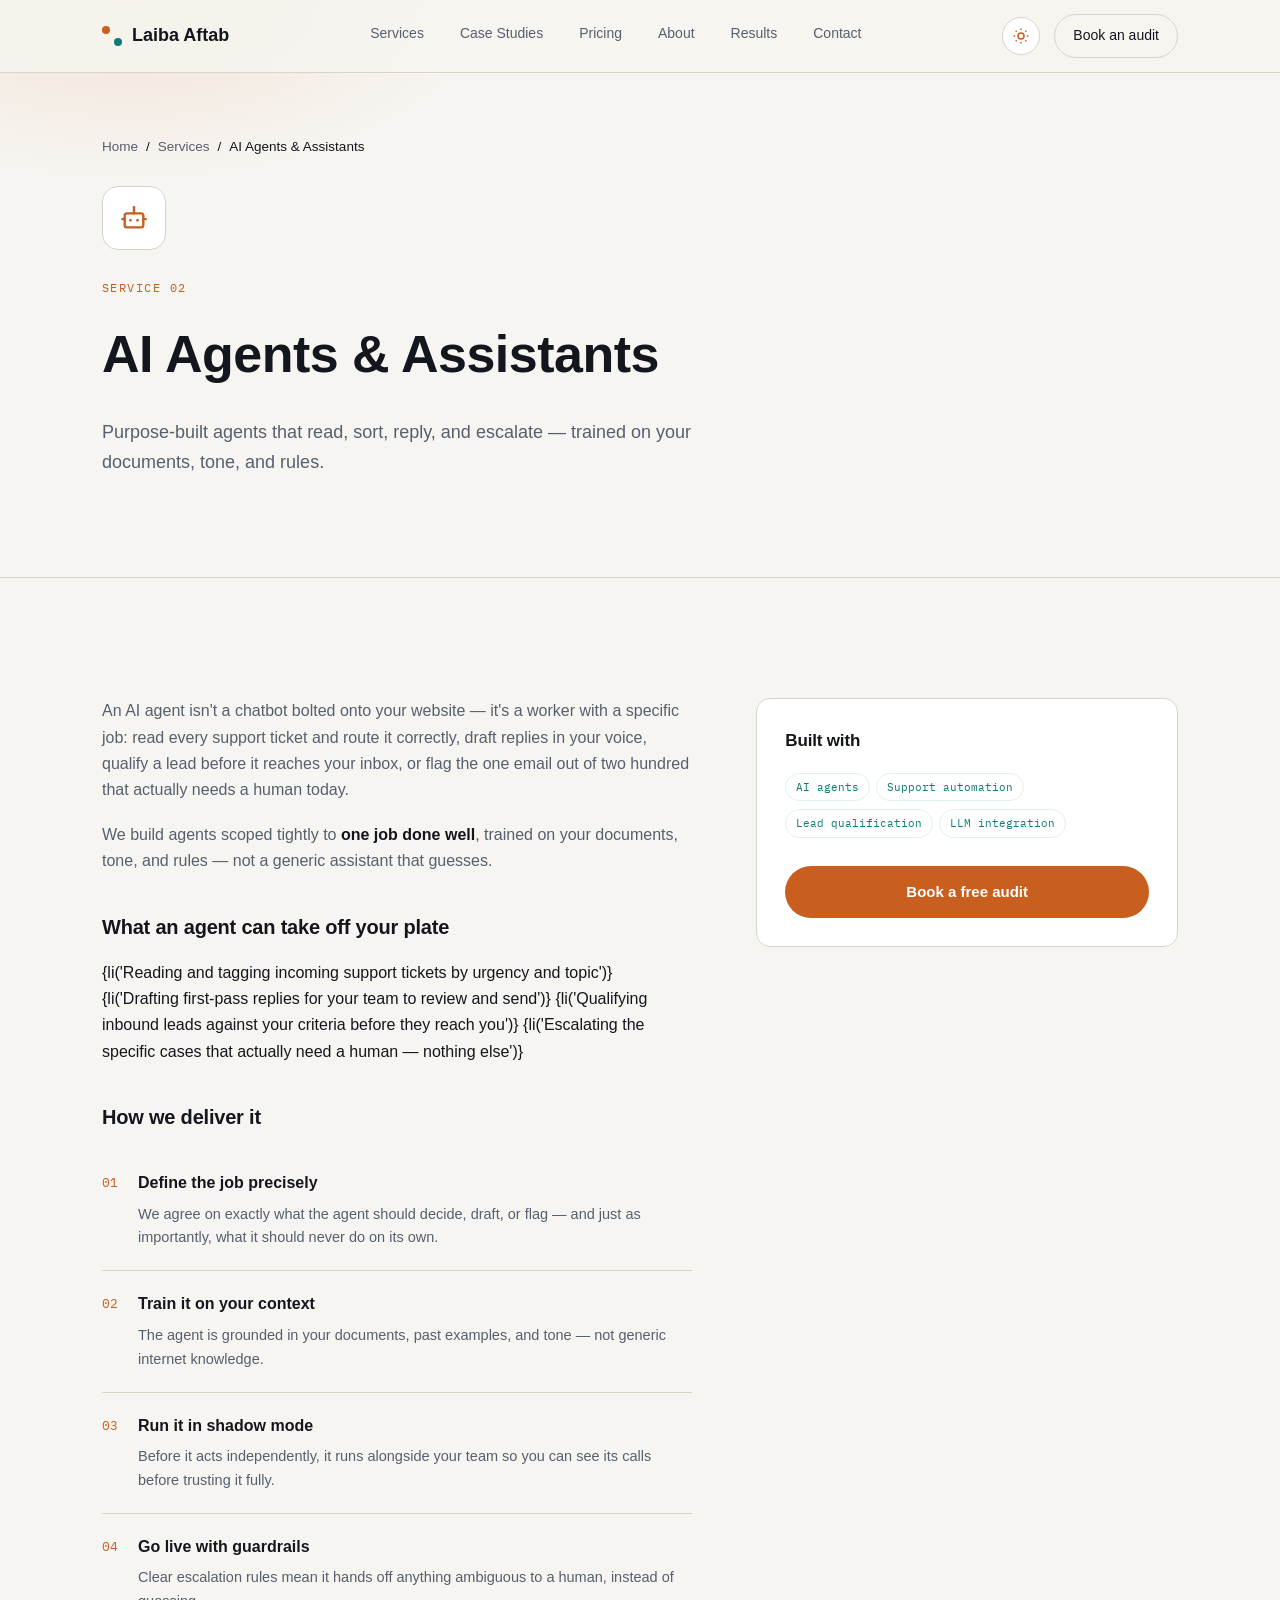
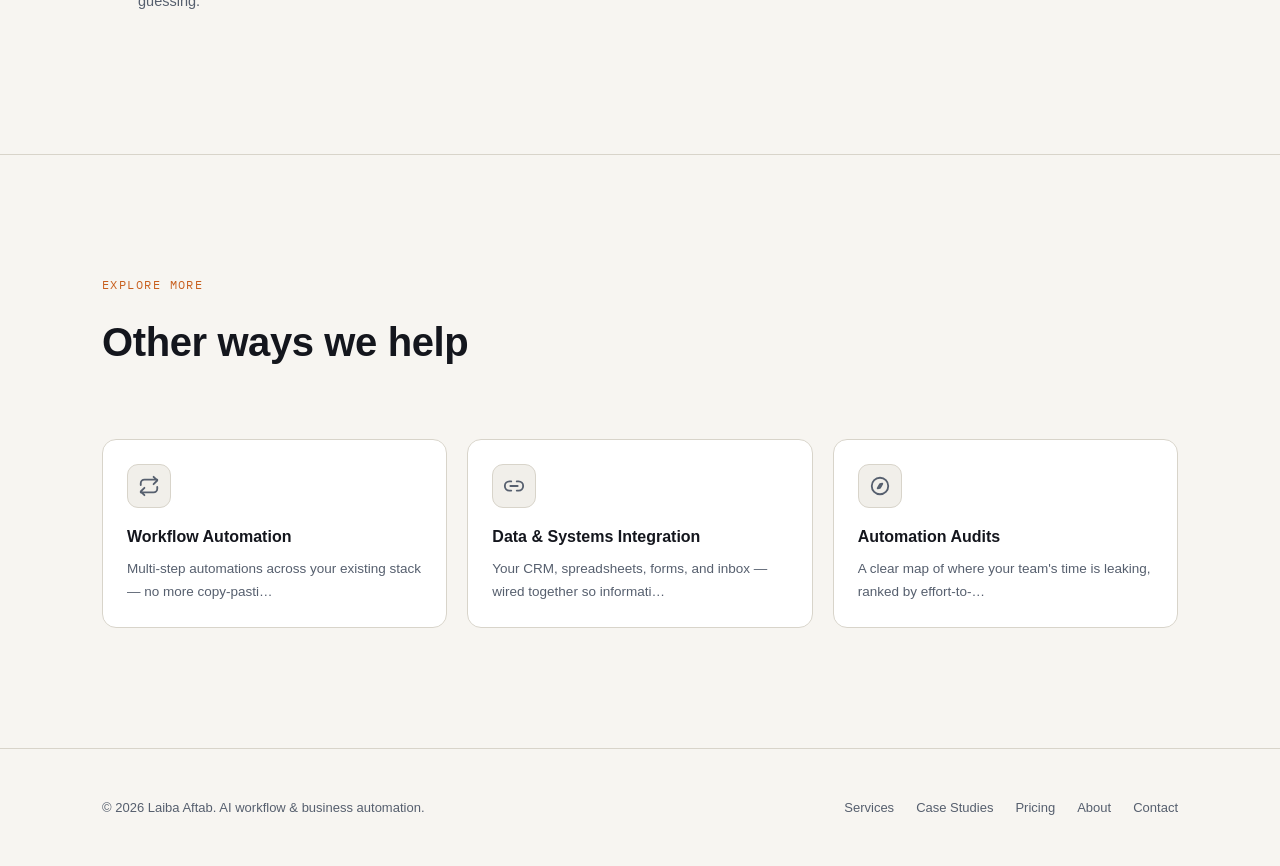
<file: AI.auto/Desktop/services/ai-agents.html>
<!DOCTYPE html>
<html lang="en" data-theme="dark">
<head>
<meta charset="UTF-8">
<meta name="viewport" content="width=device-width, initial-scale=1.0">
<title>AI Agents & Assistants — Laiba Aftab</title>
<meta name="description" content="Purpose-built agents that read, sort, reply, and escalate — trained on your documents, tone, and rules.">
<meta name="keywords" content="AI automation, business automation, workflow automation, Zapier, Make.com, n8n, AI agents">
<meta name="author" content="Laiba Aftab">
<link rel="canonical" href="https://laibaaftab.com/">

<!-- Open Graph -->
<meta property="og:type" content="website">
<meta property="og:title" content="Laiba Aftab — AI Workflow &amp; Business Automation">
<meta property="og:description" content="We design and build AI-powered automations that connect your tools, move your data, and clear the busywork off your team's desk.">
<meta property="og:url" content="https://laibaaftab.com/">
<meta property="og:image" content="https://laibaaftab.com/og-image.jpg">
<meta property="og:site_name" content="Laiba Aftab">

<!-- Twitter Card -->
<meta name="twitter:card" content="summary_large_image">
<meta name="twitter:title" content="Laiba Aftab — AI Workflow &amp; Business Automation">
<meta name="twitter:description" content="AI-powered automations that clear the busywork off your team's desk — permanently.">
<meta name="twitter:image" content="https://laibaaftab.com/og-image.jpg">

<!-- Favicon (inline SVG, no external asset needed) -->
<link rel="icon" href="data:image/svg+xml,%3Csvg xmlns='http://www.w3.org/2000/svg' viewBox='0 0 32 32'%3E%3Crect width='32' height='32' rx='8' fill='%230B0E14'/%3E%3Ccircle cx='11' cy='11' r='4' fill='%23FF8A3D'/%3E%3Ccircle cx='21' cy='21' r='4' fill='%235EEAD4'/%3E%3C/svg%3E">

<link rel="preconnect" href="https://fonts.googleapis.com">
<link href="https://fonts.googleapis.com/css2?family=IBM+Plex+Mono:wght@400;500&display=swap" rel="stylesheet">
<link rel="stylesheet" href="https://api.fontshare.com/v2/css?f[]=clash-display@500,600,700&f[]=general-sans@400,500,600,700&display=swap">
<style>
  :root{
    --space-1: 4px; --space-2: 8px; --space-3: 12px; --space-4: 16px;
    --space-5: 24px; --space-6: 32px; --space-7: 48px; --space-8: 64px;
    --space-9: 96px; --space-10: 120px;
    --radius: 14px; --radius-sm: 10px; --radius-lg: 20px;
    --ease: cubic-bezier(.22,.9,.32,1);
  }
  html[data-theme="dark"]{
    --bg: #0B0E14; --surface: #10141F; --surface-2: #161B29;
    --line: #2B3346; --line-soft: #1A2030;
    --field-border: #384158; --field-bg: #141A29;
    --text: #F1F4F9; --muted: #A7AFC2;
    --amber: #FF9A54; --amber-soft: rgba(255,154,84,0.14);
    --teal: #6FEFDC; --teal-soft: rgba(111,239,220,0.14);
    --shadow: 0 20px 60px rgba(0,0,0,0.45);
    --nav-bg: rgba(11,14,20,0.75);
    --btn-ink: #14100A;
  }
  html[data-theme="light"]{
    --bg: #F7F5F1; --surface: #FFFFFF; --surface-2: #F1EFEA;
    --line: #D8D4CA; --line-soft: #ECEAE3;
    --field-border: #C6C1B4; --field-bg: #FFFFFF;
    --text: #14161D; --muted: #565F6E;
    --amber: #C85F1E; --amber-soft: rgba(200,95,30,0.12);
    --teal: #0B7C74; --teal-soft: rgba(11,124,116,0.12);
    --shadow: 0 20px 50px rgba(20,20,20,0.10);
    --nav-bg: rgba(247,245,241,0.8);
    --btn-ink: #FFFFFF;
  }

  *{box-sizing:border-box; margin:0; padding:0;}
  html{scroll-behavior:smooth;}
  body{
    background:var(--bg); color:var(--text);
    font-family:'General Sans', sans-serif; line-height:1.65;
    overflow-x:hidden;
    transition:background .35s var(--ease), color .35s var(--ease);
  }
  h1,h2,h3{ font-family:'Clash Display', sans-serif; letter-spacing:-0.01em; font-weight:600; }
  .mono{ font-family:'IBM Plex Mono', monospace; }
  a{ color:inherit; text-decoration:none; }
  img,svg{ display:block; }
  .wrap{ max-width:1140px; margin:0 auto; padding:0 clamp(20px, 5vw, 32px); }

  @media (prefers-reduced-motion: reduce){
    *{ animation-duration:0.001ms !important; animation-iteration-count:1 !important; transition-duration:0.001ms !important; scroll-behavior:auto !important; }
  }

  /* ---------- SCROLL REVEAL ---------- */
  .reveal{ opacity:0; transform:translateY(22px); transition:opacity .7s var(--ease), transform .7s var(--ease); }
  .reveal.in-view{ opacity:1; transform:translateY(0); }
  .reveal-stagger > *{ opacity:0; transform:translateY(18px); transition:opacity .6s var(--ease), transform .6s var(--ease); }
  .reveal-stagger.in-view > *{ opacity:1; transform:translateY(0); }
  .reveal-stagger.in-view > *:nth-child(1){ transition-delay:.03s; }
  .reveal-stagger.in-view > *:nth-child(2){ transition-delay:.11s; }
  .reveal-stagger.in-view > *:nth-child(3){ transition-delay:.19s; }
  .reveal-stagger.in-view > *:nth-child(4){ transition-delay:.27s; }

  /* ---------- NAV ---------- */
  nav{
    position:fixed; top:0; left:0; right:0; z-index:50;
    background:var(--nav-bg); backdrop-filter:blur(10px);
    border-bottom:1px solid var(--line);
    transition:background .35s var(--ease), border-color .35s var(--ease);
  }
  nav .wrap{ display:flex; align-items:center; justify-content:space-between; height:72px; }
  .logo{ display:flex; align-items:center; gap:10px; font-weight:600; font-size:18px; }
  .logo-mark{ width:20px; height:20px; position:relative; }
  .logo-mark::before, .logo-mark::after{ content:''; position:absolute; border-radius:50%; transition:background .35s; }
  .logo-mark::before{ width:8px; height:8px; background:var(--amber); top:0; left:0; }
  .logo-mark::after{ width:8px; height:8px; background:var(--teal); bottom:0; right:0; }

  .nav-links{ display:flex; gap:36px; font-size:14px; color:var(--muted); }
  .nav-links a{ position:relative; padding-bottom:4px; }
  .nav-links a::after{
    content:''; position:absolute; left:0; bottom:0; width:0; height:1px; background:var(--amber);
    transition:width .25s var(--ease);
  }
  .nav-links a:hover{ color:var(--text); }
  .nav-links a:hover::after{ width:100%; }

  .nav-right{ display:flex; align-items:center; gap:14px; }
  .theme-toggle{
    width:38px; height:38px; border-radius:50%; border:1px solid var(--line);
    display:flex; align-items:center; justify-content:center; cursor:pointer;
    background:var(--surface); transition:border-color .2s, transform .2s;
    position:relative; overflow:hidden;
  }
  .theme-toggle:hover{ border-color:var(--amber); transform:rotate(-8deg) scale(1.06); }
  .theme-toggle svg{ width:18px; height:18px; transition:opacity .25s, transform .4s var(--ease); position:absolute; }
  .icon-sun{ opacity:0; transform:rotate(-90deg) scale(.5); color:var(--amber); }
  .icon-moon{ opacity:1; transform:rotate(0) scale(1); color:var(--teal); }
  html[data-theme="light"] .icon-sun{ opacity:1; transform:rotate(0) scale(1); }
  html[data-theme="light"] .icon-moon{ opacity:0; transform:rotate(90deg) scale(.5); }

  .nav-cta{
    font-size:14px; padding:9px 18px; border:1px solid var(--line); border-radius:100px;
    color:var(--text); transition:border-color .2s, background .2s, transform .2s;
  }
  .nav-cta:hover{ border-color:var(--amber); background:var(--amber-soft); transform:translateY(-1px); }
  @media(max-width:760px){ .nav-links{ display:none; } }

  /* ---------- BUTTONS ---------- */
  .btn-primary{
    background:var(--amber); color:var(--btn-ink); font-weight:600; font-size:15px;
    padding:14px 26px; border-radius:100px; display:inline-flex; align-items:center; gap:8px;
    transition:transform .18s var(--ease), box-shadow .18s var(--ease), filter .18s;
    border:none; cursor:pointer;
  }
  .btn-primary:hover{ transform:translateY(-2px); box-shadow:0 10px 28px var(--amber-soft); filter:brightness(1.05); }
  .btn-primary:active{ transform:translateY(0); }
  .btn-primary svg{ transition:transform .25s var(--ease); }
  .btn-primary:hover svg{ transform:translateX(3px); }
  .btn-secondary{
    border:1px solid var(--line); color:var(--text); font-weight:500; font-size:15px;
    padding:14px 26px; border-radius:100px; transition:border-color .2s, background .2s, transform .18s;
  }
  .btn-secondary:hover{ border-color:var(--muted); background:var(--surface); transform:translateY(-2px); }

  /* ---------- HERO ---------- */
  header.hero{ position:relative; padding:calc(72px + 96px) 0 var(--space-9); border-bottom:1px solid var(--line); overflow:hidden; }
  header.hero::before{
    content:''; position:absolute; inset:0;
    background:
      radial-gradient(600px 300px at 15% 20%, var(--amber-soft), transparent 60%),
      radial-gradient(500px 280px at 85% 10%, var(--teal-soft), transparent 60%);
    pointer-events:none; transition:background 0.4s;
  }
  .eyebrow{
    display:inline-flex; align-items:center; gap:8px;
    font-family:'IBM Plex Mono', monospace; font-size:12px; letter-spacing:0.12em;
    color:var(--teal); text-transform:uppercase;
    padding:6px 12px; border:1px solid var(--teal-soft); border-radius:100px;
    margin-bottom:var(--space-6);
  }
  .eyebrow-dot{ width:6px; height:6px; border-radius:50%; background:var(--teal); animation:pulse 2s ease-in-out infinite; }
  @keyframes pulse{ 0%,100%{ opacity:1; } 50%{ opacity:0.3; } }

  .hero h1{ font-size:clamp(36px, 6vw, 68px); font-weight:700; line-height:1.05; max-width:820px; margin-bottom:var(--space-5); }
  .hero h1 em{ font-style:normal; color:var(--amber); }
  .hero p.sub{ font-size:19px; color:var(--muted); max-width:540px; margin-bottom:var(--space-8); }
  .hero-ctas{ display:flex; gap:16px; flex-wrap:wrap; margin-bottom:var(--space-9); }

  /* ---------- PIPELINE SIGNATURE ---------- */
  .pipeline{
    position:relative; background:var(--surface); border:1px solid var(--line);
    border-radius:var(--radius); padding:32px 24px 28px; overflow:hidden;
    box-shadow:var(--shadow); transition:background .35s, border-color .35s;
  }
  .pipeline-label{ font-family:'IBM Plex Mono', monospace; font-size:11px; color:var(--muted); text-transform:uppercase; letter-spacing:0.1em; margin-bottom:22px; }
  .pipeline-track{ display:flex; align-items:center; justify-content:space-between; position:relative; padding:0 6px; }
  .pipe-node{ display:flex; flex-direction:column; align-items:center; gap:10px; position:relative; z-index:2; flex:0 0 auto; width:118px; }
  .pipe-icon{
    width:52px; height:52px; border-radius:12px; background:var(--surface-2); border:1px solid var(--line);
    display:flex; align-items:center; justify-content:center; font-size:20px;
    transition:border-color .3s, box-shadow .3s, transform .3s var(--ease);
  }
  .pipe-node.active .pipe-icon{ border-color:var(--amber); box-shadow:0 0 0 4px var(--amber-soft); }
  .pipe-node:hover .pipe-icon{ transform:translateY(-4px) scale(1.05); }
  .pipe-node span{ font-size:12px; color:var(--muted); text-align:center; font-family:'IBM Plex Mono', monospace; }
  .pipe-line{ flex:1 1 auto; height:2px; background:var(--line); position:relative; margin:0 -2px; top:-24px; overflow:hidden; }
  .pipe-line::after{
    content:''; position:absolute; top:0; left:-40%; width:40%; height:100%;
    background:linear-gradient(90deg, transparent, var(--teal), transparent);
    animation:flow 2.6s linear infinite;
  }
  .pipe-line:nth-of-type(2)::after{ animation-delay:0.6s; }
  .pipe-line:nth-of-type(4)::after{ animation-delay:1.2s; }
  @keyframes flow{ 0%{ left:-40%; } 100%{ left:100%; } }
  @media(max-width:760px){
    .pipeline-track{ flex-direction:column; align-items:flex-start; gap:22px; }
    .pipe-line{ display:none; }
    .pipe-node{ flex-direction:row; width:auto; }
  }
  .pipeline-log{ margin-top:26px; padding-top:20px; border-top:1px dashed var(--line); font-family:'IBM Plex Mono', monospace; font-size:12.5px; color:var(--muted); display:flex; flex-direction:column; gap:6px; }
  .pipeline-log .ok{ color:var(--teal); }
  .pipeline-log div{ opacity:0; animation:logIn .4s ease forwards; }
  .pipeline-log div:nth-child(1){ animation-delay:.2s; }
  .pipeline-log div:nth-child(2){ animation-delay:.5s; }
  .pipeline-log div:nth-child(3){ animation-delay:.8s; }
  .pipeline-log div:nth-child(4){ animation-delay:1.1s; }
  @keyframes logIn{ from{ opacity:0; transform:translateX(-6px); } to{ opacity:1; transform:translateX(0); } }

  /* ---------- SECTION HEADERS ---------- */
  .section{ padding:var(--space-10) 0; border-bottom:1px solid var(--line); transition:border-color .35s; }
  .section-head{ max-width:600px; margin-bottom:var(--space-8); }
  .section-eyebrow{ font-family:'IBM Plex Mono', monospace; font-size:12px; color:var(--amber); text-transform:uppercase; letter-spacing:0.12em; margin-bottom:14px; display:block; }
  .section h2{ font-size:clamp(28px, 4vw, 40px); margin-bottom:var(--space-4); }
  .section-head p{ color:var(--muted); font-size:16px; }

  /* ---------- SERVICES ---------- */
  .services-grid{ display:grid; grid-template-columns:repeat(2, 1fr); gap:1px; background:var(--line); border:1px solid var(--line); border-radius:var(--radius); overflow:hidden; }
  .service-card{ background:var(--bg); padding:36px; position:relative; transition:background .3s, transform .3s var(--ease), box-shadow .3s var(--ease); cursor:default; }
  .service-card:hover{ background:var(--surface); transform:translateY(-5px); z-index:1; box-shadow:var(--shadow); }
  .service-top{ display:flex; align-items:center; justify-content:space-between; margin-bottom:20px; }
  .service-num{ font-family:'IBM Plex Mono', monospace; font-size:12px; color:var(--muted); display:block; }
  .service-icon{
    width:44px; height:44px; border-radius:11px; background:var(--surface-2); border:1px solid var(--line);
    display:flex; align-items:center; justify-content:center; font-size:19px;
    transition:transform .35s var(--ease), border-color .3s, background .3s;
  }
  .service-card:hover .service-icon{ transform:rotate(-6deg) scale(1.08); border-color:var(--amber); background:var(--amber-soft); }
  .service-card h3{ font-size:20px; margin-bottom:12px; transition:color .25s; }
  .service-card:hover h3{ color:var(--amber); }
  .service-card p{ color:var(--muted); font-size:15px; margin-bottom:18px; }
  .service-tags{ display:flex; flex-wrap:wrap; gap:8px; }
  .tag{ font-family:'IBM Plex Mono', monospace; font-size:11px; color:var(--teal); border:1px solid var(--teal-soft); padding:4px 10px; border-radius:100px; transition:background .2s, transform .2s; }
  .service-card:hover .tag{ background:var(--teal-soft); }
  .service-card .tag:hover{ transform:translateY(-2px); }
  @media(max-width:760px){ .services-grid{ grid-template-columns:1fr; } }

  /* ---------- CASE STUDIES ---------- */
  .case-grid{ display:grid; grid-template-columns:repeat(3, 1fr); gap:24px; }
  .case-card{
    background:var(--surface); border:1px solid var(--line); border-radius:var(--radius);
    padding:28px; display:flex; flex-direction:column; gap:16px;
    transition:transform .3s var(--ease), border-color .3s, box-shadow .3s;
  }
  .case-card:hover{ transform:translateY(-5px); border-color:var(--amber); box-shadow:var(--shadow); }
  .case-tag{ font-family:'IBM Plex Mono', monospace; font-size:11px; color:var(--muted); text-transform:uppercase; letter-spacing:0.08em; }
  .case-card h3{ font-size:19px; }
  .case-metric{ display:flex; align-items:baseline; gap:8px; padding:14px 0; border-top:1px dashed var(--line); border-bottom:1px dashed var(--line); }
  .case-metric .big{ font-family:'Clash Display', sans-serif; font-size:30px; font-weight:700; color:var(--amber); }
  .case-metric .desc{ font-size:12.5px; color:var(--muted); }
  .case-card p{ font-size:14px; color:var(--muted); }
  .case-stack{ display:flex; flex-wrap:wrap; gap:8px; margin-top:auto; }
  @media(max-width:900px){ .case-grid{ grid-template-columns:1fr; } }

  /* ---------- PRICING ---------- */
  .pricing-grid{ display:grid; grid-template-columns:repeat(3, 1fr); gap:24px; align-items:stretch; }
  .price-card{
    background:var(--surface); border:1px solid var(--line); border-radius:var(--radius);
    padding:32px; display:flex; flex-direction:column; text-align:left;
    transition:transform .3s var(--ease), border-color .3s, box-shadow .3s;
  }
  .price-card:hover{ transform:translateY(-5px); border-color:var(--amber); box-shadow:var(--shadow); }
  .price-card.featured{ border-color:var(--amber); position:relative; background:var(--surface); }
  .price-badge{
    align-self:flex-start; font-family:'IBM Plex Mono', monospace; font-size:11px; color:var(--amber);
    background:var(--amber-soft); padding:4px 10px; border-radius:100px; margin-bottom:16px; text-transform:uppercase; letter-spacing:0.06em;
  }
  .price-card h3{ font-size:20px; margin-bottom:8px; }
  .price-card .price-desc{ color:var(--muted); font-size:14px; margin-bottom:20px; }
  .price-amount{ display:flex; align-items:baseline; gap:6px; margin-bottom:24px; }
  .price-amount .num{ font-family:'Clash Display', sans-serif; font-size:38px; font-weight:600; }
  .price-amount .per{ color:var(--muted); font-size:13px; }
  .price-features{ list-style:none; display:flex; flex-direction:column; gap:12px; margin-bottom:28px; flex:1; }
  .price-features li{ display:flex; align-items:flex-start; gap:10px; font-size:14.5px; color:var(--text); }
  .price-features li svg{ flex:0 0 auto; margin-top:3px; color:var(--teal); }
  .price-card .btn-primary, .price-card .btn-secondary{ justify-content:center; width:100%; }
  @media(max-width:900px){ .pricing-grid{ grid-template-columns:1fr; } }

  /* ---------- ABOUT ---------- */
  .about-layout{ display:grid; grid-template-columns:1fr 1fr; gap:var(--space-8); align-items:center; }
  .about-copy p{ color:var(--muted); font-size:16px; margin-bottom:18px; }
  .about-copy strong{ color:var(--text); font-weight:600; }
  .stat-grid{ display:grid; grid-template-columns:repeat(2, 1fr); gap:var(--space-5); margin-top:8px; }
  .stat{ border:1px solid var(--line); border-radius:12px; padding:22px; background:var(--surface); transition:transform .25s var(--ease), border-color .25s; }
  .stat:hover{ transform:translateY(-3px); border-color:var(--amber); }
  .stat .num{ font-family:'Clash Display', sans-serif; font-size:32px; font-weight:700; color:var(--amber); }
  .stat .label{ font-size:13px; color:var(--muted); margin-top:6px; }
  @media(max-width:760px){ .about-layout{ grid-template-columns:1fr; } }

  /* ---------- TESTIMONIALS ---------- */
  .testi-grid{ display:grid; grid-template-columns:repeat(3, 1fr); gap:var(--space-5); }
  .testi-card{ background:var(--surface); border:1px solid var(--line); border-radius:var(--radius); padding:28px; display:flex; flex-direction:column; gap:20px; transition:transform .25s var(--ease), border-color .25s; }
  .testi-card:hover{ transform:translateY(-4px); border-color:var(--teal); }
  .testi-quote{ font-size:15.5px; color:var(--text); }
  .testi-who{ display:flex; align-items:center; gap:12px; margin-top:auto; }
  .testi-avatar{ width:38px; height:38px; border-radius:50%; background:linear-gradient(135deg, var(--amber), var(--teal)); display:flex; align-items:center; justify-content:center; font-family:'Clash Display', sans-serif; font-weight:700; font-size:14px; color:#0B0E14; }
  .testi-who .name{ font-size:14px; font-weight:600; }
  .testi-who .role{ font-size:12.5px; color:var(--muted); }
  @media(max-width:900px){ .testi-grid{ grid-template-columns:1fr; } }

  /* ---------- CONTACT ---------- */
  .contact-layout{ display:grid; grid-template-columns:0.9fr 1.1fr; gap:var(--space-8); }
  .contact-info p{ color:var(--muted); margin-bottom:var(--space-6); font-size:16px; }
  .contact-detail{ display:flex; gap:14px; margin-bottom:18px; font-size:14.5px; }
  .contact-detail .k{ color:var(--muted); font-family:'IBM Plex Mono', monospace; width:90px; flex:0 0 auto; }
  .social-row{ display:flex; gap:12px; margin-top:var(--space-6); }
  .social-icon{
    width:40px; height:40px; border-radius:50%; border:1px solid var(--line);
    display:flex; align-items:center; justify-content:center; color:var(--muted);
    transition:border-color .2s, color .2s, transform .2s var(--ease), background .2s;
  }
  .social-icon:hover{ border-color:var(--amber); color:var(--amber); transform:translateY(-3px); background:var(--amber-soft); }
  .social-icon svg{ width:18px; height:18px; }

  form{ display:flex; flex-direction:column; gap:16px; }
  .field{ display:flex; flex-direction:column; gap:8px; }
  .field label{ font-size:12.5px; color:var(--muted); font-family:'IBM Plex Mono', monospace; text-transform:uppercase; letter-spacing:0.06em; }
  .field input, .field textarea{
    background:var(--field-bg); border:1.5px solid var(--field-border); border-radius:10px;
    padding:13px 16px; color:var(--text); font-family:'General Sans', sans-serif; font-size:14.5px;
    outline:none; transition:border-color .2s, box-shadow .2s;
  }
  .field input::placeholder, .field textarea::placeholder{ color:var(--muted); opacity:0.85; }
  .field input:focus, .field textarea:focus{ border-color:var(--amber); box-shadow:0 0 0 3px var(--amber-soft); }
  .field textarea{ resize:vertical; min-height:110px; }
  form .btn-primary{ align-self:flex-start; }
  @media(max-width:900px){ .contact-layout{ grid-template-columns:1fr; } }

  /* ---------- FOOTER ---------- */
  footer{ padding:var(--space-7) 0; }
  footer .wrap{ display:flex; justify-content:space-between; align-items:center; flex-wrap:wrap; gap:16px; }
  footer .foot-copy{ font-size:13px; color:var(--muted); }
  footer .foot-links{ display:flex; gap:22px; font-size:13px; color:var(--muted); }
  footer .foot-links a{ transition:color .2s; }
  footer .foot-links a:hover{ color:var(--text); }

  /* ---------- FOCUS STATES ---------- */
  a:focus-visible, button:focus-visible, input:focus-visible, textarea:focus-visible{
    outline:2px solid var(--amber); outline-offset:2px;
  }

  /* ---------- RESPONSIVE FINE-TUNE ---------- */
  @media(max-width:600px){
    :root{ --space-9: 64px; --space-10: 72px; }
    .hero-ctas{ flex-direction:column; align-items:stretch; }
    .hero-ctas a{ text-align:center; justify-content:center; }
    .section{ padding:var(--space-8) 0; }
  }
</style>

<style>
  /* ---------- SERVICE DETAIL PAGE ---------- */
  .breadcrumb{ display:flex; align-items:center; gap:8px; font-size:13.5px; color:var(--muted); margin-bottom:28px; }
  .breadcrumb a{ color:var(--muted); transition:color .2s; }
  .breadcrumb a:hover{ color:var(--amber); }
  .breadcrumb span{ color:var(--text); }

  .detail-hero{ padding:calc(72px + 64px) 0 var(--space-8); border-bottom:1px solid var(--line); position:relative; overflow:hidden; }
  .detail-hero::before{
    content:''; position:absolute; inset:0;
    background: radial-gradient(600px 300px at 10% 0%, var(--amber-soft), transparent 60%);
    pointer-events:none;
  }
  .detail-icon-badge{
    width:64px; height:64px; border-radius:16px; background:var(--surface); border:1px solid var(--line);
    display:flex; align-items:center; justify-content:center; color:var(--amber); margin-bottom:28px;
  }
  .detail-hero h1{ font-size:clamp(32px, 5vw, 52px); max-width:760px; margin-bottom:20px; }
  .detail-hero p.sub{ font-size:18px; color:var(--muted); max-width:600px; margin-bottom:36px; }

  .detail-grid{ display:grid; grid-template-columns:1.4fr 1fr; gap:var(--space-8); align-items:start; }
  .detail-body p{ color:var(--muted); font-size:16px; margin-bottom:18px; }
  .detail-body h3{ font-size:20px; margin:36px 0 16px; }
  .detail-body strong{ color:var(--text); font-weight:600; }

  .included-list{ list-style:none; display:flex; flex-direction:column; gap:14px; }
  .included-list li{ display:flex; align-items:flex-start; gap:12px; font-size:15px; color:var(--text); }
  .included-list li svg{ flex:0 0 auto; margin-top:3px; color:var(--teal); }

  .process-list{ display:flex; flex-direction:column; gap:0; }
  .process-item{ display:flex; gap:20px; padding:20px 0; border-bottom:1px solid var(--line); }
  .process-item:last-child{ border-bottom:none; }
  .process-num{ font-family:'IBM Plex Mono', monospace; font-size:13px; color:var(--amber); flex:0 0 auto; padding-top:2px; }
  .process-item h4{ font-family:'Clash Display', sans-serif; font-size:16px; margin-bottom:6px; }
  .process-item p{ color:var(--muted); font-size:14.5px; margin:0; }

  .detail-sidebar{
    background:var(--surface); border:1px solid var(--line); border-radius:var(--radius);
    padding:28px; position:sticky; top:96px;
  }
  .detail-sidebar h3{ font-size:17px; margin-bottom:18px; }
  .detail-sidebar .tag{ margin:0 6px 8px 0; display:inline-block; }
  .detail-sidebar .btn-primary{ width:100%; justify-content:center; margin-top:20px; }

  .related-services{ display:grid; grid-template-columns:repeat(3, 1fr); gap:20px; }
  .related-card{
    background:var(--surface); border:1px solid var(--line); border-radius:var(--radius);
    padding:24px; transition:transform .25s var(--ease), border-color .25s;
  }
  .related-card:hover{ transform:translateY(-4px); border-color:var(--amber); }
  .related-card .service-icon{ margin-bottom:16px; color:var(--muted); }
  .related-card h4{ font-family:'Clash Display', sans-serif; font-size:16px; margin-bottom:8px; }
  .related-card p{ font-size:13.5px; color:var(--muted); }

  @media(max-width:900px){
    .detail-grid{ grid-template-columns:1fr; }
    .detail-sidebar{ position:static; }
    .related-services{ grid-template-columns:1fr; }
  }
</style>

</head>

<body>

<nav>
  <div class="wrap">
    <div class="logo"><span class="logo-mark"></span>Laiba Aftab</div>
    <div class="nav-links">
      <a href="../ai-automation-website.html#services">Services</a>
      <a href="../ai-automation-website.html#cases">Case Studies</a>
      <a href="../ai-automation-website.html#pricing">Pricing</a>
      <a href="../ai-automation-website.html#about">About</a>
      <a href="../ai-automation-website.html#testimonials">Results</a>
      <a href="#contact">Contact</a>
    </div>
    <div class="nav-right">
      <button class="theme-toggle" id="themeToggle" aria-label="Toggle dark and light mode">
        <svg class="icon-sun" viewBox="0 0 24 24" fill="none" stroke="currentColor" stroke-width="2"><circle cx="12" cy="12" r="4"/><path d="M12 2v2M12 20v2M4.9 4.9l1.4 1.4M17.7 17.7l1.4 1.4M2 12h2M20 12h2M4.9 19.1l1.4-1.4M17.7 6.3l1.4-1.4"/></svg>
        <svg class="icon-moon" viewBox="0 0 24 24" fill="none" stroke="currentColor" stroke-width="2"><path d="M21 12.8A9 9 0 1111.2 3 7 7 0 0021 12.8z"/></svg>
      </button>
      <a href="../ai-automation-website.html#contact" class="nav-cta">Book an audit</a>
    </div>
  </div>
</nav>


<header class="detail-hero">
  <div class="wrap">
    <div class="breadcrumb reveal in-view">
      <a href="../ai-automation-website.html">Home</a> <span>/</span> <a href="../ai-automation-website.html#services">Services</a> <span>/</span> <span>AI Agents & Assistants</span>
    </div>
    <div class="detail-icon-badge reveal in-view"><svg width="28" height="28" viewBox="0 0 24 24" fill="none" stroke="currentColor" stroke-width="2" stroke-linecap="round" stroke-linejoin="round"><rect x="4" y="8" width="16" height="12" rx="2"/><circle cx="9" cy="14" r="1.2" fill="currentColor" stroke="none"/><circle cx="15" cy="14" r="1.2" fill="currentColor" stroke="none"/><path d="M12 8V4"/><circle cx="12" cy="3" r="1.2" fill="currentColor" stroke="none"/><path d="M4 13H2M22 13h-2"/></svg></div>
    <span class="section-eyebrow reveal in-view">Service 02</span>
    <h1 class="reveal in-view">AI Agents & Assistants</h1>
    <p class="sub reveal in-view">Purpose-built agents that read, sort, reply, and escalate — trained on your documents, tone, and rules.</p>
  </div>
</header>

<section class="section" style="border-bottom:none;">
  <div class="wrap">
    <div class="detail-grid">
      <div class="detail-body reveal">
        <p>An AI agent isn't a chatbot bolted onto your website — it's a worker with a specific job: read every support ticket and route it correctly, draft replies in your voice, qualify a lead before it reaches your inbox, or flag the one email out of two hundred that actually needs a human today.</p>
        <p>We build agents scoped tightly to <strong>one job done well</strong>, trained on your documents, tone, and rules — not a generic assistant that guesses.</p>
        <h3>What an agent can take off your plate</h3>
        <ul class="included-list">
          {li('Reading and tagging incoming support tickets by urgency and topic')}
          {li('Drafting first-pass replies for your team to review and send')}
          {li('Qualifying inbound leads against your criteria before they reach you')}
          {li('Escalating the specific cases that actually need a human — nothing else')}
        </ul>
        <h3>How we deliver it</h3>
        <div class="process-list">
          <div class="process-item">
        <div class="process-num">01</div>
        <div><h4>Define the job precisely</h4><p>We agree on exactly what the agent should decide, draft, or flag — and just as importantly, what it should never do on its own.</p></div>
      </div>
      <div class="process-item">
        <div class="process-num">02</div>
        <div><h4>Train it on your context</h4><p>The agent is grounded in your documents, past examples, and tone — not generic internet knowledge.</p></div>
      </div>
      <div class="process-item">
        <div class="process-num">03</div>
        <div><h4>Run it in shadow mode</h4><p>Before it acts independently, it runs alongside your team so you can see its calls before trusting it fully.</p></div>
      </div>
      <div class="process-item">
        <div class="process-num">04</div>
        <div><h4>Go live with guardrails</h4><p>Clear escalation rules mean it hands off anything ambiguous to a human, instead of guessing.</p></div>
      </div>
        </div>
      </div>
      <div class="detail-sidebar reveal">
        <h3>Built with</h3>
        <div><span class="tag">AI agents</span><span class="tag">Support automation</span><span class="tag">Lead qualification</span><span class="tag">LLM integration</span></div>
        <a href="../ai-automation-website.html#contact" class="btn-primary">Book a free audit</a>
      </div>
    </div>
  </div>
</section>

<section class="section" style="border-top:1px solid var(--line);">
  <div class="wrap">
    <div class="section-head reveal">
      <span class="section-eyebrow">Explore more</span>
      <h2>Other ways we help</h2>
    </div>
    <div class="related-services reveal-stagger reveal">
      <a class="related-card" href="workflow-automation.html" style="display:block;">
        <div class="service-icon"><svg width="22" height="22" viewBox="0 0 24 24" fill="none" stroke="currentColor" stroke-width="2" stroke-linecap="round" stroke-linejoin="round"><path d="M17 2l4 4-4 4"/><path d="M3 11V9a4 4 0 014-4h14"/><path d="M7 22l-4-4 4-4"/><path d="M21 13v2a4 4 0 01-4 4H3"/></svg></div>
        <h4>Workflow Automation</h4>
        <p>Multi-step automations across your existing stack — no more copy-pasti…</p>
      </a>
      <a class="related-card" href="data-integration.html" style="display:block;">
        <div class="service-icon"><svg width="22" height="22" viewBox="0 0 24 24" fill="none" stroke="currentColor" stroke-width="2" stroke-linecap="round" stroke-linejoin="round"><path d="M9 17H7A5 5 0 017 7h2"/><path d="M15 7h2a5 5 0 010 10h-2"/><line x1="8" y1="12" x2="16" y2="12"/></svg></div>
        <h4>Data & Systems Integration</h4>
        <p>Your CRM, spreadsheets, forms, and inbox — wired together so informati…</p>
      </a>
      <a class="related-card" href="automation-audits.html" style="display:block;">
        <div class="service-icon"><svg width="22" height="22" viewBox="0 0 24 24" fill="none" stroke="currentColor" stroke-width="2" stroke-linecap="round" stroke-linejoin="round"><circle cx="12" cy="12" r="9"/><polygon points="14.5,9.5 12,14 9.5,14.5 12,10"/></svg></div>
        <h4>Automation Audits</h4>
        <p>A clear map of where your team's time is leaking, ranked by effort-to-…</p>
      </a>
    </div>
  </div>
</section>

<footer>
  <div class="wrap">
    <div class="foot-copy">© 2026 Laiba Aftab. AI workflow &amp; business automation.</div>
    <div class="foot-links">
      <a href="../ai-automation-website.html#services">Services</a>
      <a href="../ai-automation-website.html#cases">Case Studies</a>
      <a href="../ai-automation-website.html#pricing">Pricing</a>
      <a href="../ai-automation-website.html#about">About</a>
      <a href="../ai-automation-website.html#contact">Contact</a>
    </div>
  </div>
</footer>

<script>
  // Theme toggle with persistence
  (function(){
    var root = document.documentElement;
    var toggle = document.getElementById('themeToggle');
    var saved = null;
    try { saved = localStorage.getItem('flowstate-theme'); } catch(e) {}
    if(saved){ root.setAttribute('data-theme', saved); }
    else if(window.matchMedia && window.matchMedia('(prefers-color-scheme: light)').matches){
      root.setAttribute('data-theme', 'light');
    }
    toggle.addEventListener('click', function(){
      var current = root.getAttribute('data-theme');
      var next = current === 'dark' ? 'light' : 'dark';
      root.setAttribute('data-theme', next);
      try { localStorage.setItem('flowstate-theme', next); } catch(e) {}
    });
  })();

  // Scroll reveal
  (function(){
    var items = document.querySelectorAll('.reveal');
    if(!('IntersectionObserver' in window)){
      items.forEach(function(el){ el.classList.add('in-view'); });
      return;
    }
    var io = new IntersectionObserver(function(entries){
      entries.forEach(function(entry){
        if(entry.isIntersecting){
          entry.target.classList.add('in-view');
          io.unobserve(entry.target);
        }
      });
    }, { threshold: 0.15, rootMargin: '0px 0px -60px 0px' });
    items.forEach(function(el){ io.observe(el); });
  })();
  // Lead form — Web3Forms submission
  (function(){
    var form = document.getElementById('leadForm');
    var btn = document.getElementById('leadFormBtn');
    var status = document.getElementById('leadFormStatus');
    if(!form) return;
    form.addEventListener('submit', function(e){
      e.preventDefault();
      var key = form.access_key.value;
      if(!key || key === 'YOUR_WEB3FORMS_ACCESS_KEY_HERE'){
        status.style.display = 'block';
        status.style.color = '#e05d5d';
        status.textContent = 'Form not connected yet — add your free Web3Forms access key from web3forms.com to go live.';
        return;
      }
      btn.disabled = true;
      var originalText = btn.innerHTML;
      btn.innerHTML = 'Sending…';
      status.style.display = 'none';

      fetch('https://api.web3forms.com/submit', {
        method: 'POST',
        headers: { 'Content-Type': 'application/json', 'Accept': 'application/json' },
        body: JSON.stringify(Object.fromEntries(new FormData(form)))
      })
      .then(function(res){ return res.json(); })
      .then(function(data){
        btn.disabled = false;
        btn.innerHTML = originalText;
        status.style.display = 'block';
        if(data.success){
          status.style.color = 'var(--teal)';
          status.textContent = "Thanks — we've got your message and will reply within one business day.";
          form.reset();
        } else {
          status.style.color = '#e05d5d';
          status.textContent = 'Something went wrong. Please email laibapafaftab@gmail.com directly.';
        }
      })
      .catch(function(){
        btn.disabled = false;
        btn.innerHTML = originalText;
        status.style.display = 'block';
        status.style.color = '#e05d5d';
        status.textContent = 'Something went wrong. Please email laibapafaftab@gmail.com directly.';
      });
    });
  })();
</script>

</body>
</html>
</file>
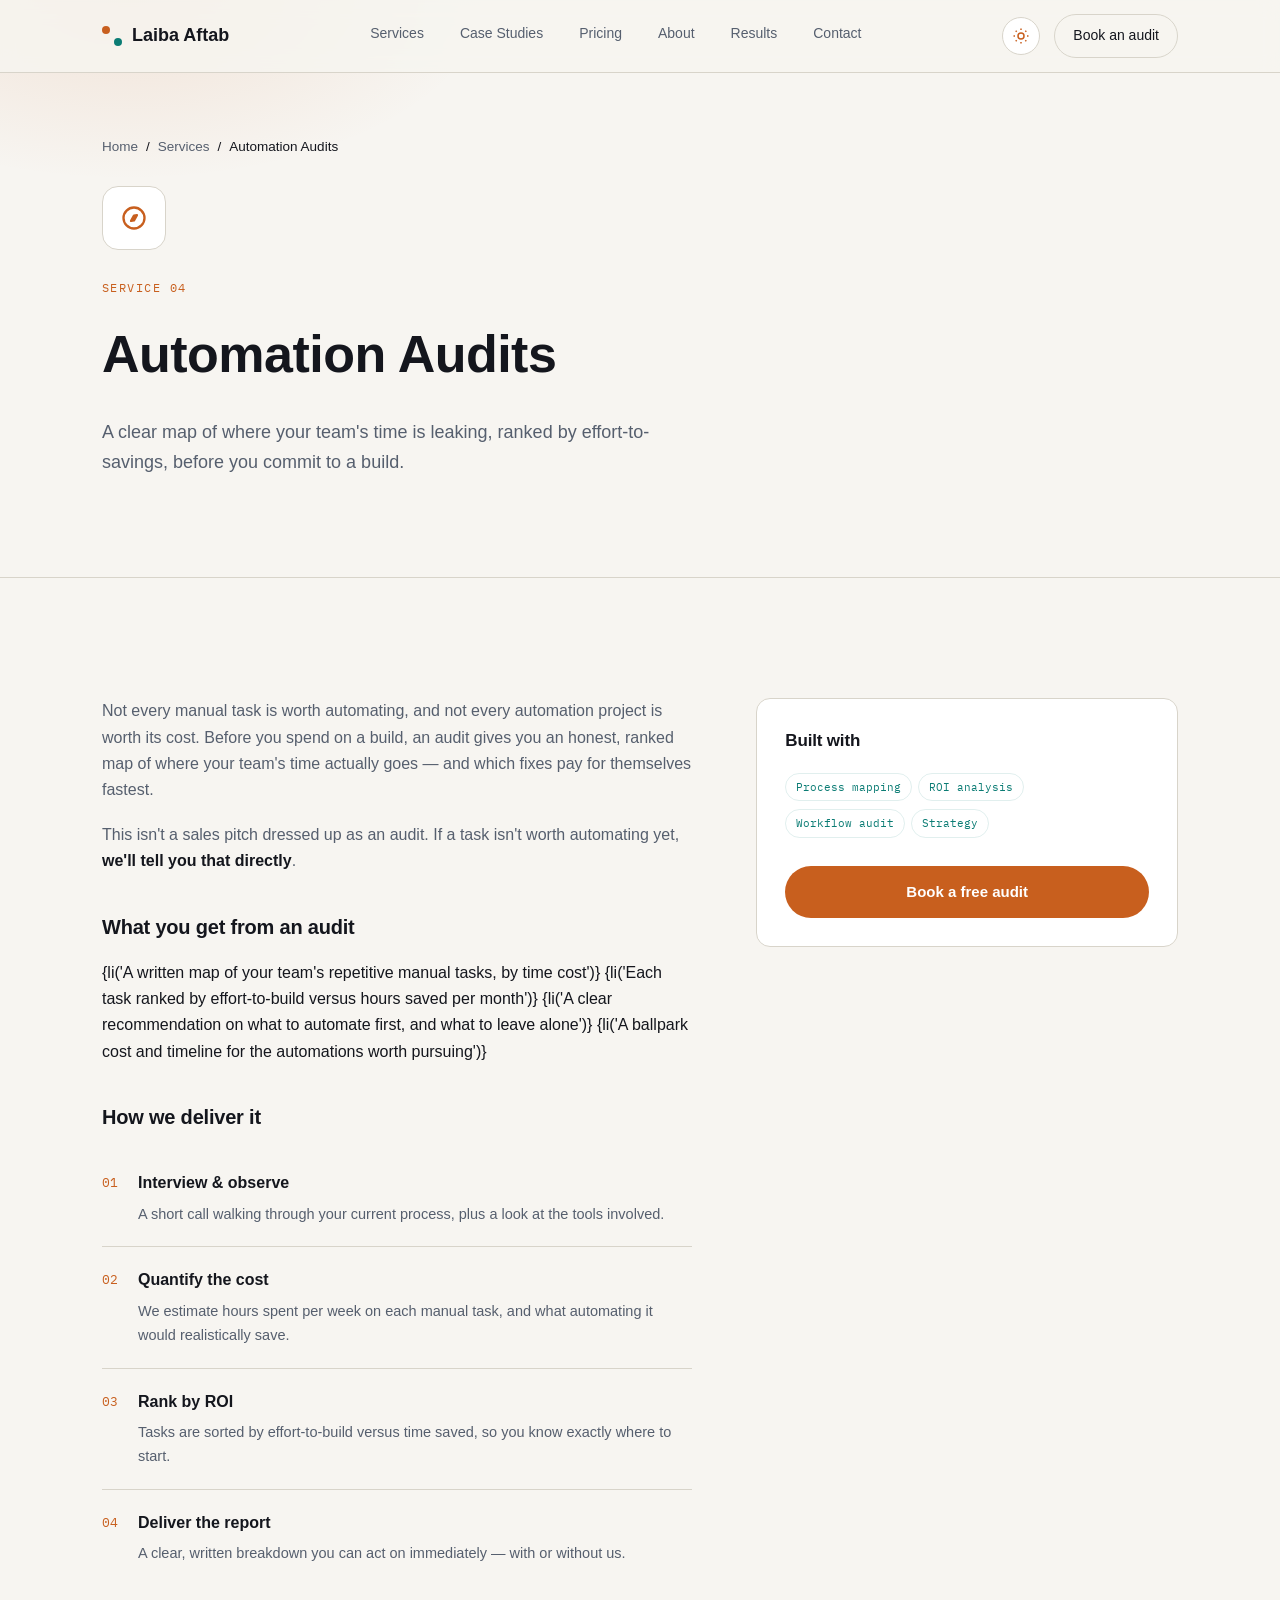
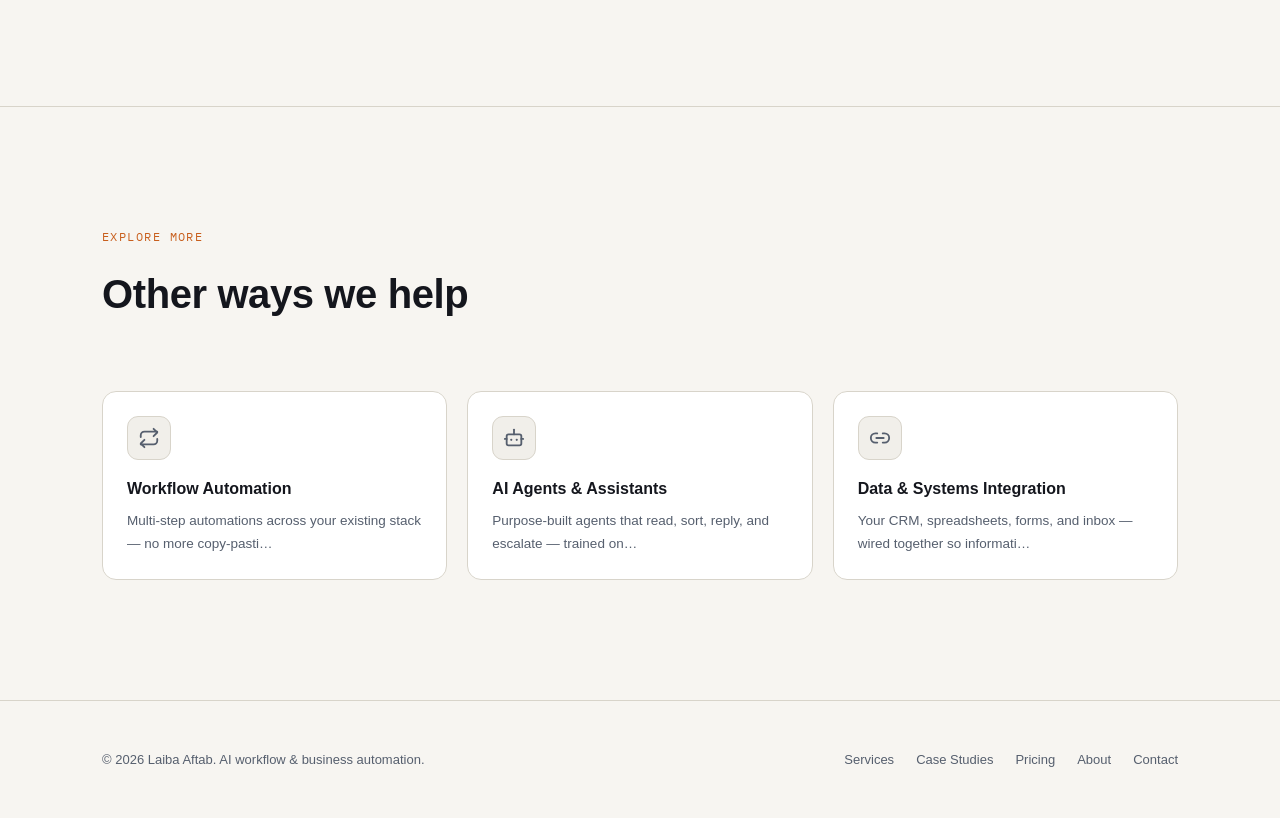
<file: AI.auto/Desktop/services/automation-audits.html>
<!DOCTYPE html>
<html lang="en" data-theme="dark">
<head>
<meta charset="UTF-8">
<meta name="viewport" content="width=device-width, initial-scale=1.0">
<title>Automation Audits — Laiba Aftab</title>
<meta name="description" content="A clear map of where your team's time is leaking, ranked by effort-to-savings, before you commit to a build.">
<meta name="keywords" content="AI automation, business automation, workflow automation, Zapier, Make.com, n8n, AI agents">
<meta name="author" content="Laiba Aftab">
<link rel="canonical" href="https://laibaaftab.com/">

<!-- Open Graph -->
<meta property="og:type" content="website">
<meta property="og:title" content="Laiba Aftab — AI Workflow &amp; Business Automation">
<meta property="og:description" content="We design and build AI-powered automations that connect your tools, move your data, and clear the busywork off your team's desk.">
<meta property="og:url" content="https://laibaaftab.com/">
<meta property="og:image" content="https://laibaaftab.com/og-image.jpg">
<meta property="og:site_name" content="Laiba Aftab">

<!-- Twitter Card -->
<meta name="twitter:card" content="summary_large_image">
<meta name="twitter:title" content="Laiba Aftab — AI Workflow &amp; Business Automation">
<meta name="twitter:description" content="AI-powered automations that clear the busywork off your team's desk — permanently.">
<meta name="twitter:image" content="https://laibaaftab.com/og-image.jpg">

<!-- Favicon (inline SVG, no external asset needed) -->
<link rel="icon" href="data:image/svg+xml,%3Csvg xmlns='http://www.w3.org/2000/svg' viewBox='0 0 32 32'%3E%3Crect width='32' height='32' rx='8' fill='%230B0E14'/%3E%3Ccircle cx='11' cy='11' r='4' fill='%23FF8A3D'/%3E%3Ccircle cx='21' cy='21' r='4' fill='%235EEAD4'/%3E%3C/svg%3E">

<link rel="preconnect" href="https://fonts.googleapis.com">
<link href="https://fonts.googleapis.com/css2?family=IBM+Plex+Mono:wght@400;500&display=swap" rel="stylesheet">
<link rel="stylesheet" href="https://api.fontshare.com/v2/css?f[]=clash-display@500,600,700&f[]=general-sans@400,500,600,700&display=swap">
<style>
  :root{
    --space-1: 4px; --space-2: 8px; --space-3: 12px; --space-4: 16px;
    --space-5: 24px; --space-6: 32px; --space-7: 48px; --space-8: 64px;
    --space-9: 96px; --space-10: 120px;
    --radius: 14px; --radius-sm: 10px; --radius-lg: 20px;
    --ease: cubic-bezier(.22,.9,.32,1);
  }
  html[data-theme="dark"]{
    --bg: #0B0E14; --surface: #10141F; --surface-2: #161B29;
    --line: #2B3346; --line-soft: #1A2030;
    --field-border: #384158; --field-bg: #141A29;
    --text: #F1F4F9; --muted: #A7AFC2;
    --amber: #FF9A54; --amber-soft: rgba(255,154,84,0.14);
    --teal: #6FEFDC; --teal-soft: rgba(111,239,220,0.14);
    --shadow: 0 20px 60px rgba(0,0,0,0.45);
    --nav-bg: rgba(11,14,20,0.75);
    --btn-ink: #14100A;
  }
  html[data-theme="light"]{
    --bg: #F7F5F1; --surface: #FFFFFF; --surface-2: #F1EFEA;
    --line: #D8D4CA; --line-soft: #ECEAE3;
    --field-border: #C6C1B4; --field-bg: #FFFFFF;
    --text: #14161D; --muted: #565F6E;
    --amber: #C85F1E; --amber-soft: rgba(200,95,30,0.12);
    --teal: #0B7C74; --teal-soft: rgba(11,124,116,0.12);
    --shadow: 0 20px 50px rgba(20,20,20,0.10);
    --nav-bg: rgba(247,245,241,0.8);
    --btn-ink: #FFFFFF;
  }

  *{box-sizing:border-box; margin:0; padding:0;}
  html{scroll-behavior:smooth;}
  body{
    background:var(--bg); color:var(--text);
    font-family:'General Sans', sans-serif; line-height:1.65;
    overflow-x:hidden;
    transition:background .35s var(--ease), color .35s var(--ease);
  }
  h1,h2,h3{ font-family:'Clash Display', sans-serif; letter-spacing:-0.01em; font-weight:600; }
  .mono{ font-family:'IBM Plex Mono', monospace; }
  a{ color:inherit; text-decoration:none; }
  img,svg{ display:block; }
  .wrap{ max-width:1140px; margin:0 auto; padding:0 clamp(20px, 5vw, 32px); }

  @media (prefers-reduced-motion: reduce){
    *{ animation-duration:0.001ms !important; animation-iteration-count:1 !important; transition-duration:0.001ms !important; scroll-behavior:auto !important; }
  }

  /* ---------- SCROLL REVEAL ---------- */
  .reveal{ opacity:0; transform:translateY(22px); transition:opacity .7s var(--ease), transform .7s var(--ease); }
  .reveal.in-view{ opacity:1; transform:translateY(0); }
  .reveal-stagger > *{ opacity:0; transform:translateY(18px); transition:opacity .6s var(--ease), transform .6s var(--ease); }
  .reveal-stagger.in-view > *{ opacity:1; transform:translateY(0); }
  .reveal-stagger.in-view > *:nth-child(1){ transition-delay:.03s; }
  .reveal-stagger.in-view > *:nth-child(2){ transition-delay:.11s; }
  .reveal-stagger.in-view > *:nth-child(3){ transition-delay:.19s; }
  .reveal-stagger.in-view > *:nth-child(4){ transition-delay:.27s; }

  /* ---------- NAV ---------- */
  nav{
    position:fixed; top:0; left:0; right:0; z-index:50;
    background:var(--nav-bg); backdrop-filter:blur(10px);
    border-bottom:1px solid var(--line);
    transition:background .35s var(--ease), border-color .35s var(--ease);
  }
  nav .wrap{ display:flex; align-items:center; justify-content:space-between; height:72px; }
  .logo{ display:flex; align-items:center; gap:10px; font-weight:600; font-size:18px; }
  .logo-mark{ width:20px; height:20px; position:relative; }
  .logo-mark::before, .logo-mark::after{ content:''; position:absolute; border-radius:50%; transition:background .35s; }
  .logo-mark::before{ width:8px; height:8px; background:var(--amber); top:0; left:0; }
  .logo-mark::after{ width:8px; height:8px; background:var(--teal); bottom:0; right:0; }

  .nav-links{ display:flex; gap:36px; font-size:14px; color:var(--muted); }
  .nav-links a{ position:relative; padding-bottom:4px; }
  .nav-links a::after{
    content:''; position:absolute; left:0; bottom:0; width:0; height:1px; background:var(--amber);
    transition:width .25s var(--ease);
  }
  .nav-links a:hover{ color:var(--text); }
  .nav-links a:hover::after{ width:100%; }

  .nav-right{ display:flex; align-items:center; gap:14px; }
  .theme-toggle{
    width:38px; height:38px; border-radius:50%; border:1px solid var(--line);
    display:flex; align-items:center; justify-content:center; cursor:pointer;
    background:var(--surface); transition:border-color .2s, transform .2s;
    position:relative; overflow:hidden;
  }
  .theme-toggle:hover{ border-color:var(--amber); transform:rotate(-8deg) scale(1.06); }
  .theme-toggle svg{ width:18px; height:18px; transition:opacity .25s, transform .4s var(--ease); position:absolute; }
  .icon-sun{ opacity:0; transform:rotate(-90deg) scale(.5); color:var(--amber); }
  .icon-moon{ opacity:1; transform:rotate(0) scale(1); color:var(--teal); }
  html[data-theme="light"] .icon-sun{ opacity:1; transform:rotate(0) scale(1); }
  html[data-theme="light"] .icon-moon{ opacity:0; transform:rotate(90deg) scale(.5); }

  .nav-cta{
    font-size:14px; padding:9px 18px; border:1px solid var(--line); border-radius:100px;
    color:var(--text); transition:border-color .2s, background .2s, transform .2s;
  }
  .nav-cta:hover{ border-color:var(--amber); background:var(--amber-soft); transform:translateY(-1px); }
  @media(max-width:760px){ .nav-links{ display:none; } }

  /* ---------- BUTTONS ---------- */
  .btn-primary{
    background:var(--amber); color:var(--btn-ink); font-weight:600; font-size:15px;
    padding:14px 26px; border-radius:100px; display:inline-flex; align-items:center; gap:8px;
    transition:transform .18s var(--ease), box-shadow .18s var(--ease), filter .18s;
    border:none; cursor:pointer;
  }
  .btn-primary:hover{ transform:translateY(-2px); box-shadow:0 10px 28px var(--amber-soft); filter:brightness(1.05); }
  .btn-primary:active{ transform:translateY(0); }
  .btn-primary svg{ transition:transform .25s var(--ease); }
  .btn-primary:hover svg{ transform:translateX(3px); }
  .btn-secondary{
    border:1px solid var(--line); color:var(--text); font-weight:500; font-size:15px;
    padding:14px 26px; border-radius:100px; transition:border-color .2s, background .2s, transform .18s;
  }
  .btn-secondary:hover{ border-color:var(--muted); background:var(--surface); transform:translateY(-2px); }

  /* ---------- HERO ---------- */
  header.hero{ position:relative; padding:calc(72px + 96px) 0 var(--space-9); border-bottom:1px solid var(--line); overflow:hidden; }
  header.hero::before{
    content:''; position:absolute; inset:0;
    background:
      radial-gradient(600px 300px at 15% 20%, var(--amber-soft), transparent 60%),
      radial-gradient(500px 280px at 85% 10%, var(--teal-soft), transparent 60%);
    pointer-events:none; transition:background 0.4s;
  }
  .eyebrow{
    display:inline-flex; align-items:center; gap:8px;
    font-family:'IBM Plex Mono', monospace; font-size:12px; letter-spacing:0.12em;
    color:var(--teal); text-transform:uppercase;
    padding:6px 12px; border:1px solid var(--teal-soft); border-radius:100px;
    margin-bottom:var(--space-6);
  }
  .eyebrow-dot{ width:6px; height:6px; border-radius:50%; background:var(--teal); animation:pulse 2s ease-in-out infinite; }
  @keyframes pulse{ 0%,100%{ opacity:1; } 50%{ opacity:0.3; } }

  .hero h1{ font-size:clamp(36px, 6vw, 68px); font-weight:700; line-height:1.05; max-width:820px; margin-bottom:var(--space-5); }
  .hero h1 em{ font-style:normal; color:var(--amber); }
  .hero p.sub{ font-size:19px; color:var(--muted); max-width:540px; margin-bottom:var(--space-8); }
  .hero-ctas{ display:flex; gap:16px; flex-wrap:wrap; margin-bottom:var(--space-9); }

  /* ---------- PIPELINE SIGNATURE ---------- */
  .pipeline{
    position:relative; background:var(--surface); border:1px solid var(--line);
    border-radius:var(--radius); padding:32px 24px 28px; overflow:hidden;
    box-shadow:var(--shadow); transition:background .35s, border-color .35s;
  }
  .pipeline-label{ font-family:'IBM Plex Mono', monospace; font-size:11px; color:var(--muted); text-transform:uppercase; letter-spacing:0.1em; margin-bottom:22px; }
  .pipeline-track{ display:flex; align-items:center; justify-content:space-between; position:relative; padding:0 6px; }
  .pipe-node{ display:flex; flex-direction:column; align-items:center; gap:10px; position:relative; z-index:2; flex:0 0 auto; width:118px; }
  .pipe-icon{
    width:52px; height:52px; border-radius:12px; background:var(--surface-2); border:1px solid var(--line);
    display:flex; align-items:center; justify-content:center; font-size:20px;
    transition:border-color .3s, box-shadow .3s, transform .3s var(--ease);
  }
  .pipe-node.active .pipe-icon{ border-color:var(--amber); box-shadow:0 0 0 4px var(--amber-soft); }
  .pipe-node:hover .pipe-icon{ transform:translateY(-4px) scale(1.05); }
  .pipe-node span{ font-size:12px; color:var(--muted); text-align:center; font-family:'IBM Plex Mono', monospace; }
  .pipe-line{ flex:1 1 auto; height:2px; background:var(--line); position:relative; margin:0 -2px; top:-24px; overflow:hidden; }
  .pipe-line::after{
    content:''; position:absolute; top:0; left:-40%; width:40%; height:100%;
    background:linear-gradient(90deg, transparent, var(--teal), transparent);
    animation:flow 2.6s linear infinite;
  }
  .pipe-line:nth-of-type(2)::after{ animation-delay:0.6s; }
  .pipe-line:nth-of-type(4)::after{ animation-delay:1.2s; }
  @keyframes flow{ 0%{ left:-40%; } 100%{ left:100%; } }
  @media(max-width:760px){
    .pipeline-track{ flex-direction:column; align-items:flex-start; gap:22px; }
    .pipe-line{ display:none; }
    .pipe-node{ flex-direction:row; width:auto; }
  }
  .pipeline-log{ margin-top:26px; padding-top:20px; border-top:1px dashed var(--line); font-family:'IBM Plex Mono', monospace; font-size:12.5px; color:var(--muted); display:flex; flex-direction:column; gap:6px; }
  .pipeline-log .ok{ color:var(--teal); }
  .pipeline-log div{ opacity:0; animation:logIn .4s ease forwards; }
  .pipeline-log div:nth-child(1){ animation-delay:.2s; }
  .pipeline-log div:nth-child(2){ animation-delay:.5s; }
  .pipeline-log div:nth-child(3){ animation-delay:.8s; }
  .pipeline-log div:nth-child(4){ animation-delay:1.1s; }
  @keyframes logIn{ from{ opacity:0; transform:translateX(-6px); } to{ opacity:1; transform:translateX(0); } }

  /* ---------- SECTION HEADERS ---------- */
  .section{ padding:var(--space-10) 0; border-bottom:1px solid var(--line); transition:border-color .35s; }
  .section-head{ max-width:600px; margin-bottom:var(--space-8); }
  .section-eyebrow{ font-family:'IBM Plex Mono', monospace; font-size:12px; color:var(--amber); text-transform:uppercase; letter-spacing:0.12em; margin-bottom:14px; display:block; }
  .section h2{ font-size:clamp(28px, 4vw, 40px); margin-bottom:var(--space-4); }
  .section-head p{ color:var(--muted); font-size:16px; }

  /* ---------- SERVICES ---------- */
  .services-grid{ display:grid; grid-template-columns:repeat(2, 1fr); gap:1px; background:var(--line); border:1px solid var(--line); border-radius:var(--radius); overflow:hidden; }
  .service-card{ background:var(--bg); padding:36px; position:relative; transition:background .3s, transform .3s var(--ease), box-shadow .3s var(--ease); cursor:default; }
  .service-card:hover{ background:var(--surface); transform:translateY(-5px); z-index:1; box-shadow:var(--shadow); }
  .service-top{ display:flex; align-items:center; justify-content:space-between; margin-bottom:20px; }
  .service-num{ font-family:'IBM Plex Mono', monospace; font-size:12px; color:var(--muted); display:block; }
  .service-icon{
    width:44px; height:44px; border-radius:11px; background:var(--surface-2); border:1px solid var(--line);
    display:flex; align-items:center; justify-content:center; font-size:19px;
    transition:transform .35s var(--ease), border-color .3s, background .3s;
  }
  .service-card:hover .service-icon{ transform:rotate(-6deg) scale(1.08); border-color:var(--amber); background:var(--amber-soft); }
  .service-card h3{ font-size:20px; margin-bottom:12px; transition:color .25s; }
  .service-card:hover h3{ color:var(--amber); }
  .service-card p{ color:var(--muted); font-size:15px; margin-bottom:18px; }
  .service-tags{ display:flex; flex-wrap:wrap; gap:8px; }
  .tag{ font-family:'IBM Plex Mono', monospace; font-size:11px; color:var(--teal); border:1px solid var(--teal-soft); padding:4px 10px; border-radius:100px; transition:background .2s, transform .2s; }
  .service-card:hover .tag{ background:var(--teal-soft); }
  .service-card .tag:hover{ transform:translateY(-2px); }
  @media(max-width:760px){ .services-grid{ grid-template-columns:1fr; } }

  /* ---------- CASE STUDIES ---------- */
  .case-grid{ display:grid; grid-template-columns:repeat(3, 1fr); gap:24px; }
  .case-card{
    background:var(--surface); border:1px solid var(--line); border-radius:var(--radius);
    padding:28px; display:flex; flex-direction:column; gap:16px;
    transition:transform .3s var(--ease), border-color .3s, box-shadow .3s;
  }
  .case-card:hover{ transform:translateY(-5px); border-color:var(--amber); box-shadow:var(--shadow); }
  .case-tag{ font-family:'IBM Plex Mono', monospace; font-size:11px; color:var(--muted); text-transform:uppercase; letter-spacing:0.08em; }
  .case-card h3{ font-size:19px; }
  .case-metric{ display:flex; align-items:baseline; gap:8px; padding:14px 0; border-top:1px dashed var(--line); border-bottom:1px dashed var(--line); }
  .case-metric .big{ font-family:'Clash Display', sans-serif; font-size:30px; font-weight:700; color:var(--amber); }
  .case-metric .desc{ font-size:12.5px; color:var(--muted); }
  .case-card p{ font-size:14px; color:var(--muted); }
  .case-stack{ display:flex; flex-wrap:wrap; gap:8px; margin-top:auto; }
  @media(max-width:900px){ .case-grid{ grid-template-columns:1fr; } }

  /* ---------- PRICING ---------- */
  .pricing-grid{ display:grid; grid-template-columns:repeat(3, 1fr); gap:24px; align-items:stretch; }
  .price-card{
    background:var(--surface); border:1px solid var(--line); border-radius:var(--radius);
    padding:32px; display:flex; flex-direction:column; text-align:left;
    transition:transform .3s var(--ease), border-color .3s, box-shadow .3s;
  }
  .price-card:hover{ transform:translateY(-5px); border-color:var(--amber); box-shadow:var(--shadow); }
  .price-card.featured{ border-color:var(--amber); position:relative; background:var(--surface); }
  .price-badge{
    align-self:flex-start; font-family:'IBM Plex Mono', monospace; font-size:11px; color:var(--amber);
    background:var(--amber-soft); padding:4px 10px; border-radius:100px; margin-bottom:16px; text-transform:uppercase; letter-spacing:0.06em;
  }
  .price-card h3{ font-size:20px; margin-bottom:8px; }
  .price-card .price-desc{ color:var(--muted); font-size:14px; margin-bottom:20px; }
  .price-amount{ display:flex; align-items:baseline; gap:6px; margin-bottom:24px; }
  .price-amount .num{ font-family:'Clash Display', sans-serif; font-size:38px; font-weight:600; }
  .price-amount .per{ color:var(--muted); font-size:13px; }
  .price-features{ list-style:none; display:flex; flex-direction:column; gap:12px; margin-bottom:28px; flex:1; }
  .price-features li{ display:flex; align-items:flex-start; gap:10px; font-size:14.5px; color:var(--text); }
  .price-features li svg{ flex:0 0 auto; margin-top:3px; color:var(--teal); }
  .price-card .btn-primary, .price-card .btn-secondary{ justify-content:center; width:100%; }
  @media(max-width:900px){ .pricing-grid{ grid-template-columns:1fr; } }

  /* ---------- ABOUT ---------- */
  .about-layout{ display:grid; grid-template-columns:1fr 1fr; gap:var(--space-8); align-items:center; }
  .about-copy p{ color:var(--muted); font-size:16px; margin-bottom:18px; }
  .about-copy strong{ color:var(--text); font-weight:600; }
  .stat-grid{ display:grid; grid-template-columns:repeat(2, 1fr); gap:var(--space-5); margin-top:8px; }
  .stat{ border:1px solid var(--line); border-radius:12px; padding:22px; background:var(--surface); transition:transform .25s var(--ease), border-color .25s; }
  .stat:hover{ transform:translateY(-3px); border-color:var(--amber); }
  .stat .num{ font-family:'Clash Display', sans-serif; font-size:32px; font-weight:700; color:var(--amber); }
  .stat .label{ font-size:13px; color:var(--muted); margin-top:6px; }
  @media(max-width:760px){ .about-layout{ grid-template-columns:1fr; } }

  /* ---------- TESTIMONIALS ---------- */
  .testi-grid{ display:grid; grid-template-columns:repeat(3, 1fr); gap:var(--space-5); }
  .testi-card{ background:var(--surface); border:1px solid var(--line); border-radius:var(--radius); padding:28px; display:flex; flex-direction:column; gap:20px; transition:transform .25s var(--ease), border-color .25s; }
  .testi-card:hover{ transform:translateY(-4px); border-color:var(--teal); }
  .testi-quote{ font-size:15.5px; color:var(--text); }
  .testi-who{ display:flex; align-items:center; gap:12px; margin-top:auto; }
  .testi-avatar{ width:38px; height:38px; border-radius:50%; background:linear-gradient(135deg, var(--amber), var(--teal)); display:flex; align-items:center; justify-content:center; font-family:'Clash Display', sans-serif; font-weight:700; font-size:14px; color:#0B0E14; }
  .testi-who .name{ font-size:14px; font-weight:600; }
  .testi-who .role{ font-size:12.5px; color:var(--muted); }
  @media(max-width:900px){ .testi-grid{ grid-template-columns:1fr; } }

  /* ---------- CONTACT ---------- */
  .contact-layout{ display:grid; grid-template-columns:0.9fr 1.1fr; gap:var(--space-8); }
  .contact-info p{ color:var(--muted); margin-bottom:var(--space-6); font-size:16px; }
  .contact-detail{ display:flex; gap:14px; margin-bottom:18px; font-size:14.5px; }
  .contact-detail .k{ color:var(--muted); font-family:'IBM Plex Mono', monospace; width:90px; flex:0 0 auto; }
  .social-row{ display:flex; gap:12px; margin-top:var(--space-6); }
  .social-icon{
    width:40px; height:40px; border-radius:50%; border:1px solid var(--line);
    display:flex; align-items:center; justify-content:center; color:var(--muted);
    transition:border-color .2s, color .2s, transform .2s var(--ease), background .2s;
  }
  .social-icon:hover{ border-color:var(--amber); color:var(--amber); transform:translateY(-3px); background:var(--amber-soft); }
  .social-icon svg{ width:18px; height:18px; }

  form{ display:flex; flex-direction:column; gap:16px; }
  .field{ display:flex; flex-direction:column; gap:8px; }
  .field label{ font-size:12.5px; color:var(--muted); font-family:'IBM Plex Mono', monospace; text-transform:uppercase; letter-spacing:0.06em; }
  .field input, .field textarea{
    background:var(--field-bg); border:1.5px solid var(--field-border); border-radius:10px;
    padding:13px 16px; color:var(--text); font-family:'General Sans', sans-serif; font-size:14.5px;
    outline:none; transition:border-color .2s, box-shadow .2s;
  }
  .field input::placeholder, .field textarea::placeholder{ color:var(--muted); opacity:0.85; }
  .field input:focus, .field textarea:focus{ border-color:var(--amber); box-shadow:0 0 0 3px var(--amber-soft); }
  .field textarea{ resize:vertical; min-height:110px; }
  form .btn-primary{ align-self:flex-start; }
  @media(max-width:900px){ .contact-layout{ grid-template-columns:1fr; } }

  /* ---------- FOOTER ---------- */
  footer{ padding:var(--space-7) 0; }
  footer .wrap{ display:flex; justify-content:space-between; align-items:center; flex-wrap:wrap; gap:16px; }
  footer .foot-copy{ font-size:13px; color:var(--muted); }
  footer .foot-links{ display:flex; gap:22px; font-size:13px; color:var(--muted); }
  footer .foot-links a{ transition:color .2s; }
  footer .foot-links a:hover{ color:var(--text); }

  /* ---------- FOCUS STATES ---------- */
  a:focus-visible, button:focus-visible, input:focus-visible, textarea:focus-visible{
    outline:2px solid var(--amber); outline-offset:2px;
  }

  /* ---------- RESPONSIVE FINE-TUNE ---------- */
  @media(max-width:600px){
    :root{ --space-9: 64px; --space-10: 72px; }
    .hero-ctas{ flex-direction:column; align-items:stretch; }
    .hero-ctas a{ text-align:center; justify-content:center; }
    .section{ padding:var(--space-8) 0; }
  }
</style>

<style>
  /* ---------- SERVICE DETAIL PAGE ---------- */
  .breadcrumb{ display:flex; align-items:center; gap:8px; font-size:13.5px; color:var(--muted); margin-bottom:28px; }
  .breadcrumb a{ color:var(--muted); transition:color .2s; }
  .breadcrumb a:hover{ color:var(--amber); }
  .breadcrumb span{ color:var(--text); }

  .detail-hero{ padding:calc(72px + 64px) 0 var(--space-8); border-bottom:1px solid var(--line); position:relative; overflow:hidden; }
  .detail-hero::before{
    content:''; position:absolute; inset:0;
    background: radial-gradient(600px 300px at 10% 0%, var(--amber-soft), transparent 60%);
    pointer-events:none;
  }
  .detail-icon-badge{
    width:64px; height:64px; border-radius:16px; background:var(--surface); border:1px solid var(--line);
    display:flex; align-items:center; justify-content:center; color:var(--amber); margin-bottom:28px;
  }
  .detail-hero h1{ font-size:clamp(32px, 5vw, 52px); max-width:760px; margin-bottom:20px; }
  .detail-hero p.sub{ font-size:18px; color:var(--muted); max-width:600px; margin-bottom:36px; }

  .detail-grid{ display:grid; grid-template-columns:1.4fr 1fr; gap:var(--space-8); align-items:start; }
  .detail-body p{ color:var(--muted); font-size:16px; margin-bottom:18px; }
  .detail-body h3{ font-size:20px; margin:36px 0 16px; }
  .detail-body strong{ color:var(--text); font-weight:600; }

  .included-list{ list-style:none; display:flex; flex-direction:column; gap:14px; }
  .included-list li{ display:flex; align-items:flex-start; gap:12px; font-size:15px; color:var(--text); }
  .included-list li svg{ flex:0 0 auto; margin-top:3px; color:var(--teal); }

  .process-list{ display:flex; flex-direction:column; gap:0; }
  .process-item{ display:flex; gap:20px; padding:20px 0; border-bottom:1px solid var(--line); }
  .process-item:last-child{ border-bottom:none; }
  .process-num{ font-family:'IBM Plex Mono', monospace; font-size:13px; color:var(--amber); flex:0 0 auto; padding-top:2px; }
  .process-item h4{ font-family:'Clash Display', sans-serif; font-size:16px; margin-bottom:6px; }
  .process-item p{ color:var(--muted); font-size:14.5px; margin:0; }

  .detail-sidebar{
    background:var(--surface); border:1px solid var(--line); border-radius:var(--radius);
    padding:28px; position:sticky; top:96px;
  }
  .detail-sidebar h3{ font-size:17px; margin-bottom:18px; }
  .detail-sidebar .tag{ margin:0 6px 8px 0; display:inline-block; }
  .detail-sidebar .btn-primary{ width:100%; justify-content:center; margin-top:20px; }

  .related-services{ display:grid; grid-template-columns:repeat(3, 1fr); gap:20px; }
  .related-card{
    background:var(--surface); border:1px solid var(--line); border-radius:var(--radius);
    padding:24px; transition:transform .25s var(--ease), border-color .25s;
  }
  .related-card:hover{ transform:translateY(-4px); border-color:var(--amber); }
  .related-card .service-icon{ margin-bottom:16px; color:var(--muted); }
  .related-card h4{ font-family:'Clash Display', sans-serif; font-size:16px; margin-bottom:8px; }
  .related-card p{ font-size:13.5px; color:var(--muted); }

  @media(max-width:900px){
    .detail-grid{ grid-template-columns:1fr; }
    .detail-sidebar{ position:static; }
    .related-services{ grid-template-columns:1fr; }
  }
</style>

</head>

<body>

<nav>
  <div class="wrap">
    <div class="logo"><span class="logo-mark"></span>Laiba Aftab</div>
    <div class="nav-links">
      <a href="../ai-automation-website.html#services">Services</a>
      <a href="../ai-automation-website.html#cases">Case Studies</a>
      <a href="../ai-automation-website.html#pricing">Pricing</a>
      <a href="../ai-automation-website.html#about">About</a>
      <a href="../ai-automation-website.html#testimonials">Results</a>
      <a href="#contact">Contact</a>
    </div>
    <div class="nav-right">
      <button class="theme-toggle" id="themeToggle" aria-label="Toggle dark and light mode">
        <svg class="icon-sun" viewBox="0 0 24 24" fill="none" stroke="currentColor" stroke-width="2"><circle cx="12" cy="12" r="4"/><path d="M12 2v2M12 20v2M4.9 4.9l1.4 1.4M17.7 17.7l1.4 1.4M2 12h2M20 12h2M4.9 19.1l1.4-1.4M17.7 6.3l1.4-1.4"/></svg>
        <svg class="icon-moon" viewBox="0 0 24 24" fill="none" stroke="currentColor" stroke-width="2"><path d="M21 12.8A9 9 0 1111.2 3 7 7 0 0021 12.8z"/></svg>
      </button>
      <a href="../ai-automation-website.html#contact" class="nav-cta">Book an audit</a>
    </div>
  </div>
</nav>


<header class="detail-hero">
  <div class="wrap">
    <div class="breadcrumb reveal in-view">
      <a href="../ai-automation-website.html">Home</a> <span>/</span> <a href="../ai-automation-website.html#services">Services</a> <span>/</span> <span>Automation Audits</span>
    </div>
    <div class="detail-icon-badge reveal in-view"><svg width="28" height="28" viewBox="0 0 24 24" fill="none" stroke="currentColor" stroke-width="2" stroke-linecap="round" stroke-linejoin="round"><circle cx="12" cy="12" r="9"/><polygon points="14.5,9.5 12,14 9.5,14.5 12,10"/></svg></div>
    <span class="section-eyebrow reveal in-view">Service 04</span>
    <h1 class="reveal in-view">Automation Audits</h1>
    <p class="sub reveal in-view">A clear map of where your team's time is leaking, ranked by effort-to-savings, before you commit to a build.</p>
  </div>
</header>

<section class="section" style="border-bottom:none;">
  <div class="wrap">
    <div class="detail-grid">
      <div class="detail-body reveal">
        <p>Not every manual task is worth automating, and not every automation project is worth its cost. Before you spend on a build, an audit gives you an honest, ranked map of where your team's time actually goes — and which fixes pay for themselves fastest.</p>
        <p>This isn't a sales pitch dressed up as an audit. If a task isn't worth automating yet, <strong>we'll tell you that directly</strong>.</p>
        <h3>What you get from an audit</h3>
        <ul class="included-list">
          {li('A written map of your team's repetitive manual tasks, by time cost')}
          {li('Each task ranked by effort-to-build versus hours saved per month')}
          {li('A clear recommendation on what to automate first, and what to leave alone')}
          {li('A ballpark cost and timeline for the automations worth pursuing')}
        </ul>
        <h3>How we deliver it</h3>
        <div class="process-list">
          <div class="process-item">
        <div class="process-num">01</div>
        <div><h4>Interview & observe</h4><p>A short call walking through your current process, plus a look at the tools involved.</p></div>
      </div>
      <div class="process-item">
        <div class="process-num">02</div>
        <div><h4>Quantify the cost</h4><p>We estimate hours spent per week on each manual task, and what automating it would realistically save.</p></div>
      </div>
      <div class="process-item">
        <div class="process-num">03</div>
        <div><h4>Rank by ROI</h4><p>Tasks are sorted by effort-to-build versus time saved, so you know exactly where to start.</p></div>
      </div>
      <div class="process-item">
        <div class="process-num">04</div>
        <div><h4>Deliver the report</h4><p>A clear, written breakdown you can act on immediately — with or without us.</p></div>
      </div>
        </div>
      </div>
      <div class="detail-sidebar reveal">
        <h3>Built with</h3>
        <div><span class="tag">Process mapping</span><span class="tag">ROI analysis</span><span class="tag">Workflow audit</span><span class="tag">Strategy</span></div>
        <a href="../ai-automation-website.html#contact" class="btn-primary">Book a free audit</a>
      </div>
    </div>
  </div>
</section>

<section class="section" style="border-top:1px solid var(--line);">
  <div class="wrap">
    <div class="section-head reveal">
      <span class="section-eyebrow">Explore more</span>
      <h2>Other ways we help</h2>
    </div>
    <div class="related-services reveal-stagger reveal">
      <a class="related-card" href="workflow-automation.html" style="display:block;">
        <div class="service-icon"><svg width="22" height="22" viewBox="0 0 24 24" fill="none" stroke="currentColor" stroke-width="2" stroke-linecap="round" stroke-linejoin="round"><path d="M17 2l4 4-4 4"/><path d="M3 11V9a4 4 0 014-4h14"/><path d="M7 22l-4-4 4-4"/><path d="M21 13v2a4 4 0 01-4 4H3"/></svg></div>
        <h4>Workflow Automation</h4>
        <p>Multi-step automations across your existing stack — no more copy-pasti…</p>
      </a>
      <a class="related-card" href="ai-agents.html" style="display:block;">
        <div class="service-icon"><svg width="22" height="22" viewBox="0 0 24 24" fill="none" stroke="currentColor" stroke-width="2" stroke-linecap="round" stroke-linejoin="round"><rect x="4" y="8" width="16" height="12" rx="2"/><circle cx="9" cy="14" r="1.2" fill="currentColor" stroke="none"/><circle cx="15" cy="14" r="1.2" fill="currentColor" stroke="none"/><path d="M12 8V4"/><circle cx="12" cy="3" r="1.2" fill="currentColor" stroke="none"/><path d="M4 13H2M22 13h-2"/></svg></div>
        <h4>AI Agents & Assistants</h4>
        <p>Purpose-built agents that read, sort, reply, and escalate — trained on…</p>
      </a>
      <a class="related-card" href="data-integration.html" style="display:block;">
        <div class="service-icon"><svg width="22" height="22" viewBox="0 0 24 24" fill="none" stroke="currentColor" stroke-width="2" stroke-linecap="round" stroke-linejoin="round"><path d="M9 17H7A5 5 0 017 7h2"/><path d="M15 7h2a5 5 0 010 10h-2"/><line x1="8" y1="12" x2="16" y2="12"/></svg></div>
        <h4>Data & Systems Integration</h4>
        <p>Your CRM, spreadsheets, forms, and inbox — wired together so informati…</p>
      </a>
    </div>
  </div>
</section>

<footer>
  <div class="wrap">
    <div class="foot-copy">© 2026 Laiba Aftab. AI workflow &amp; business automation.</div>
    <div class="foot-links">
      <a href="../ai-automation-website.html#services">Services</a>
      <a href="../ai-automation-website.html#cases">Case Studies</a>
      <a href="../ai-automation-website.html#pricing">Pricing</a>
      <a href="../ai-automation-website.html#about">About</a>
      <a href="../ai-automation-website.html#contact">Contact</a>
    </div>
  </div>
</footer>

<script>
  // Theme toggle with persistence
  (function(){
    var root = document.documentElement;
    var toggle = document.getElementById('themeToggle');
    var saved = null;
    try { saved = localStorage.getItem('flowstate-theme'); } catch(e) {}
    if(saved){ root.setAttribute('data-theme', saved); }
    else if(window.matchMedia && window.matchMedia('(prefers-color-scheme: light)').matches){
      root.setAttribute('data-theme', 'light');
    }
    toggle.addEventListener('click', function(){
      var current = root.getAttribute('data-theme');
      var next = current === 'dark' ? 'light' : 'dark';
      root.setAttribute('data-theme', next);
      try { localStorage.setItem('flowstate-theme', next); } catch(e) {}
    });
  })();

  // Scroll reveal
  (function(){
    var items = document.querySelectorAll('.reveal');
    if(!('IntersectionObserver' in window)){
      items.forEach(function(el){ el.classList.add('in-view'); });
      return;
    }
    var io = new IntersectionObserver(function(entries){
      entries.forEach(function(entry){
        if(entry.isIntersecting){
          entry.target.classList.add('in-view');
          io.unobserve(entry.target);
        }
      });
    }, { threshold: 0.15, rootMargin: '0px 0px -60px 0px' });
    items.forEach(function(el){ io.observe(el); });
  })();
  // Lead form — Web3Forms submission
  (function(){
    var form = document.getElementById('leadForm');
    var btn = document.getElementById('leadFormBtn');
    var status = document.getElementById('leadFormStatus');
    if(!form) return;
    form.addEventListener('submit', function(e){
      e.preventDefault();
      var key = form.access_key.value;
      if(!key || key === 'YOUR_WEB3FORMS_ACCESS_KEY_HERE'){
        status.style.display = 'block';
        status.style.color = '#e05d5d';
        status.textContent = 'Form not connected yet — add your free Web3Forms access key from web3forms.com to go live.';
        return;
      }
      btn.disabled = true;
      var originalText = btn.innerHTML;
      btn.innerHTML = 'Sending…';
      status.style.display = 'none';

      fetch('https://api.web3forms.com/submit', {
        method: 'POST',
        headers: { 'Content-Type': 'application/json', 'Accept': 'application/json' },
        body: JSON.stringify(Object.fromEntries(new FormData(form)))
      })
      .then(function(res){ return res.json(); })
      .then(function(data){
        btn.disabled = false;
        btn.innerHTML = originalText;
        status.style.display = 'block';
        if(data.success){
          status.style.color = 'var(--teal)';
          status.textContent = "Thanks — we've got your message and will reply within one business day.";
          form.reset();
        } else {
          status.style.color = '#e05d5d';
          status.textContent = 'Something went wrong. Please email laibapafaftab@gmail.com directly.';
        }
      })
      .catch(function(){
        btn.disabled = false;
        btn.innerHTML = originalText;
        status.style.display = 'block';
        status.style.color = '#e05d5d';
        status.textContent = 'Something went wrong. Please email laibapafaftab@gmail.com directly.';
      });
    });
  })();
</script>

</body>
</html>
</file>
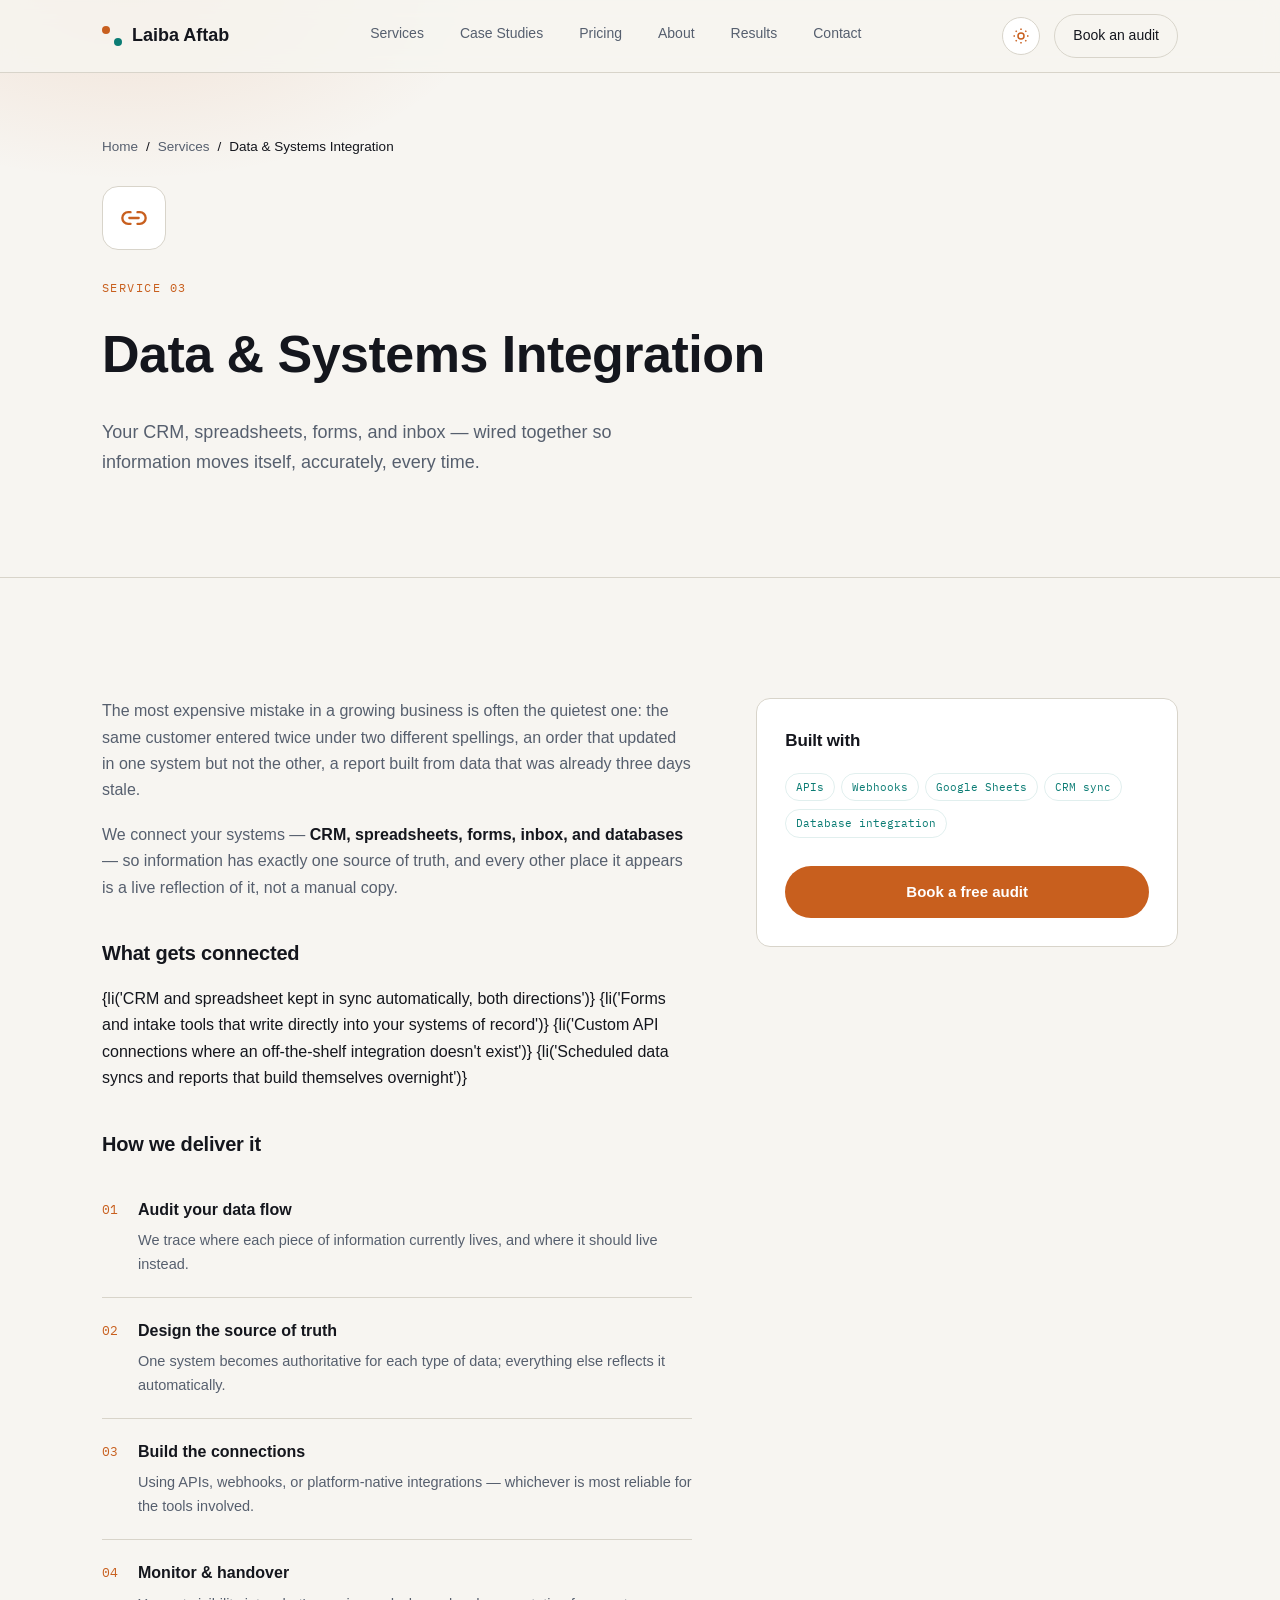
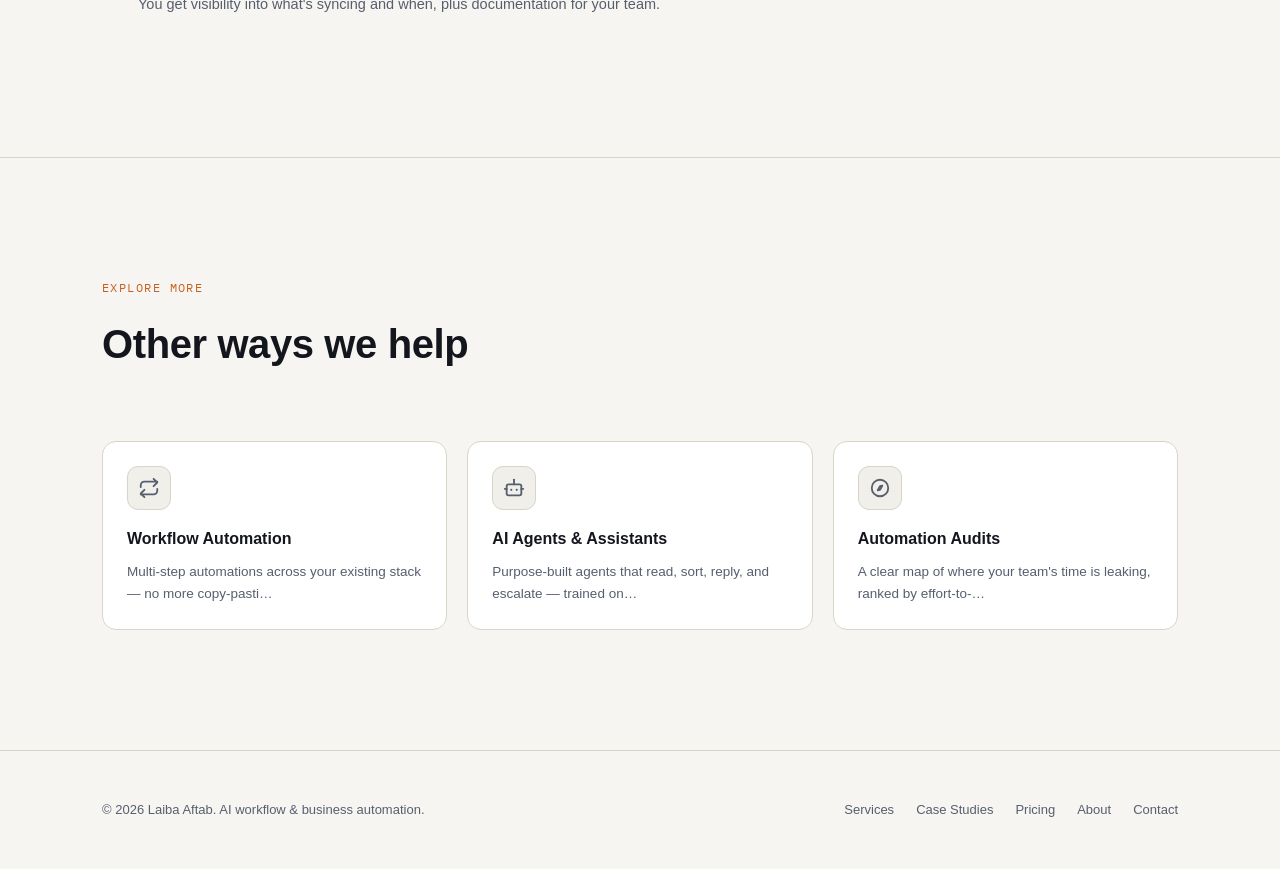
<file: AI.auto/Desktop/services/data-integration.html>
<!DOCTYPE html>
<html lang="en" data-theme="dark">
<head>
<meta charset="UTF-8">
<meta name="viewport" content="width=device-width, initial-scale=1.0">
<title>Data & Systems Integration — Laiba Aftab</title>
<meta name="description" content="Your CRM, spreadsheets, forms, and inbox — wired together so information moves itself, accurately, every time.">
<meta name="keywords" content="AI automation, business automation, workflow automation, Zapier, Make.com, n8n, AI agents">
<meta name="author" content="Laiba Aftab">
<link rel="canonical" href="https://laibaaftab.com/">

<!-- Open Graph -->
<meta property="og:type" content="website">
<meta property="og:title" content="Laiba Aftab — AI Workflow &amp; Business Automation">
<meta property="og:description" content="We design and build AI-powered automations that connect your tools, move your data, and clear the busywork off your team's desk.">
<meta property="og:url" content="https://laibaaftab.com/">
<meta property="og:image" content="https://laibaaftab.com/og-image.jpg">
<meta property="og:site_name" content="Laiba Aftab">

<!-- Twitter Card -->
<meta name="twitter:card" content="summary_large_image">
<meta name="twitter:title" content="Laiba Aftab — AI Workflow &amp; Business Automation">
<meta name="twitter:description" content="AI-powered automations that clear the busywork off your team's desk — permanently.">
<meta name="twitter:image" content="https://laibaaftab.com/og-image.jpg">

<!-- Favicon (inline SVG, no external asset needed) -->
<link rel="icon" href="data:image/svg+xml,%3Csvg xmlns='http://www.w3.org/2000/svg' viewBox='0 0 32 32'%3E%3Crect width='32' height='32' rx='8' fill='%230B0E14'/%3E%3Ccircle cx='11' cy='11' r='4' fill='%23FF8A3D'/%3E%3Ccircle cx='21' cy='21' r='4' fill='%235EEAD4'/%3E%3C/svg%3E">

<link rel="preconnect" href="https://fonts.googleapis.com">
<link href="https://fonts.googleapis.com/css2?family=IBM+Plex+Mono:wght@400;500&display=swap" rel="stylesheet">
<link rel="stylesheet" href="https://api.fontshare.com/v2/css?f[]=clash-display@500,600,700&f[]=general-sans@400,500,600,700&display=swap">
<style>
  :root{
    --space-1: 4px; --space-2: 8px; --space-3: 12px; --space-4: 16px;
    --space-5: 24px; --space-6: 32px; --space-7: 48px; --space-8: 64px;
    --space-9: 96px; --space-10: 120px;
    --radius: 14px; --radius-sm: 10px; --radius-lg: 20px;
    --ease: cubic-bezier(.22,.9,.32,1);
  }
  html[data-theme="dark"]{
    --bg: #0B0E14; --surface: #10141F; --surface-2: #161B29;
    --line: #2B3346; --line-soft: #1A2030;
    --field-border: #384158; --field-bg: #141A29;
    --text: #F1F4F9; --muted: #A7AFC2;
    --amber: #FF9A54; --amber-soft: rgba(255,154,84,0.14);
    --teal: #6FEFDC; --teal-soft: rgba(111,239,220,0.14);
    --shadow: 0 20px 60px rgba(0,0,0,0.45);
    --nav-bg: rgba(11,14,20,0.75);
    --btn-ink: #14100A;
  }
  html[data-theme="light"]{
    --bg: #F7F5F1; --surface: #FFFFFF; --surface-2: #F1EFEA;
    --line: #D8D4CA; --line-soft: #ECEAE3;
    --field-border: #C6C1B4; --field-bg: #FFFFFF;
    --text: #14161D; --muted: #565F6E;
    --amber: #C85F1E; --amber-soft: rgba(200,95,30,0.12);
    --teal: #0B7C74; --teal-soft: rgba(11,124,116,0.12);
    --shadow: 0 20px 50px rgba(20,20,20,0.10);
    --nav-bg: rgba(247,245,241,0.8);
    --btn-ink: #FFFFFF;
  }

  *{box-sizing:border-box; margin:0; padding:0;}
  html{scroll-behavior:smooth;}
  body{
    background:var(--bg); color:var(--text);
    font-family:'General Sans', sans-serif; line-height:1.65;
    overflow-x:hidden;
    transition:background .35s var(--ease), color .35s var(--ease);
  }
  h1,h2,h3{ font-family:'Clash Display', sans-serif; letter-spacing:-0.01em; font-weight:600; }
  .mono{ font-family:'IBM Plex Mono', monospace; }
  a{ color:inherit; text-decoration:none; }
  img,svg{ display:block; }
  .wrap{ max-width:1140px; margin:0 auto; padding:0 clamp(20px, 5vw, 32px); }

  @media (prefers-reduced-motion: reduce){
    *{ animation-duration:0.001ms !important; animation-iteration-count:1 !important; transition-duration:0.001ms !important; scroll-behavior:auto !important; }
  }

  /* ---------- SCROLL REVEAL ---------- */
  .reveal{ opacity:0; transform:translateY(22px); transition:opacity .7s var(--ease), transform .7s var(--ease); }
  .reveal.in-view{ opacity:1; transform:translateY(0); }
  .reveal-stagger > *{ opacity:0; transform:translateY(18px); transition:opacity .6s var(--ease), transform .6s var(--ease); }
  .reveal-stagger.in-view > *{ opacity:1; transform:translateY(0); }
  .reveal-stagger.in-view > *:nth-child(1){ transition-delay:.03s; }
  .reveal-stagger.in-view > *:nth-child(2){ transition-delay:.11s; }
  .reveal-stagger.in-view > *:nth-child(3){ transition-delay:.19s; }
  .reveal-stagger.in-view > *:nth-child(4){ transition-delay:.27s; }

  /* ---------- NAV ---------- */
  nav{
    position:fixed; top:0; left:0; right:0; z-index:50;
    background:var(--nav-bg); backdrop-filter:blur(10px);
    border-bottom:1px solid var(--line);
    transition:background .35s var(--ease), border-color .35s var(--ease);
  }
  nav .wrap{ display:flex; align-items:center; justify-content:space-between; height:72px; }
  .logo{ display:flex; align-items:center; gap:10px; font-weight:600; font-size:18px; }
  .logo-mark{ width:20px; height:20px; position:relative; }
  .logo-mark::before, .logo-mark::after{ content:''; position:absolute; border-radius:50%; transition:background .35s; }
  .logo-mark::before{ width:8px; height:8px; background:var(--amber); top:0; left:0; }
  .logo-mark::after{ width:8px; height:8px; background:var(--teal); bottom:0; right:0; }

  .nav-links{ display:flex; gap:36px; font-size:14px; color:var(--muted); }
  .nav-links a{ position:relative; padding-bottom:4px; }
  .nav-links a::after{
    content:''; position:absolute; left:0; bottom:0; width:0; height:1px; background:var(--amber);
    transition:width .25s var(--ease);
  }
  .nav-links a:hover{ color:var(--text); }
  .nav-links a:hover::after{ width:100%; }

  .nav-right{ display:flex; align-items:center; gap:14px; }
  .theme-toggle{
    width:38px; height:38px; border-radius:50%; border:1px solid var(--line);
    display:flex; align-items:center; justify-content:center; cursor:pointer;
    background:var(--surface); transition:border-color .2s, transform .2s;
    position:relative; overflow:hidden;
  }
  .theme-toggle:hover{ border-color:var(--amber); transform:rotate(-8deg) scale(1.06); }
  .theme-toggle svg{ width:18px; height:18px; transition:opacity .25s, transform .4s var(--ease); position:absolute; }
  .icon-sun{ opacity:0; transform:rotate(-90deg) scale(.5); color:var(--amber); }
  .icon-moon{ opacity:1; transform:rotate(0) scale(1); color:var(--teal); }
  html[data-theme="light"] .icon-sun{ opacity:1; transform:rotate(0) scale(1); }
  html[data-theme="light"] .icon-moon{ opacity:0; transform:rotate(90deg) scale(.5); }

  .nav-cta{
    font-size:14px; padding:9px 18px; border:1px solid var(--line); border-radius:100px;
    color:var(--text); transition:border-color .2s, background .2s, transform .2s;
  }
  .nav-cta:hover{ border-color:var(--amber); background:var(--amber-soft); transform:translateY(-1px); }
  @media(max-width:760px){ .nav-links{ display:none; } }

  /* ---------- BUTTONS ---------- */
  .btn-primary{
    background:var(--amber); color:var(--btn-ink); font-weight:600; font-size:15px;
    padding:14px 26px; border-radius:100px; display:inline-flex; align-items:center; gap:8px;
    transition:transform .18s var(--ease), box-shadow .18s var(--ease), filter .18s;
    border:none; cursor:pointer;
  }
  .btn-primary:hover{ transform:translateY(-2px); box-shadow:0 10px 28px var(--amber-soft); filter:brightness(1.05); }
  .btn-primary:active{ transform:translateY(0); }
  .btn-primary svg{ transition:transform .25s var(--ease); }
  .btn-primary:hover svg{ transform:translateX(3px); }
  .btn-secondary{
    border:1px solid var(--line); color:var(--text); font-weight:500; font-size:15px;
    padding:14px 26px; border-radius:100px; transition:border-color .2s, background .2s, transform .18s;
  }
  .btn-secondary:hover{ border-color:var(--muted); background:var(--surface); transform:translateY(-2px); }

  /* ---------- HERO ---------- */
  header.hero{ position:relative; padding:calc(72px + 96px) 0 var(--space-9); border-bottom:1px solid var(--line); overflow:hidden; }
  header.hero::before{
    content:''; position:absolute; inset:0;
    background:
      radial-gradient(600px 300px at 15% 20%, var(--amber-soft), transparent 60%),
      radial-gradient(500px 280px at 85% 10%, var(--teal-soft), transparent 60%);
    pointer-events:none; transition:background 0.4s;
  }
  .eyebrow{
    display:inline-flex; align-items:center; gap:8px;
    font-family:'IBM Plex Mono', monospace; font-size:12px; letter-spacing:0.12em;
    color:var(--teal); text-transform:uppercase;
    padding:6px 12px; border:1px solid var(--teal-soft); border-radius:100px;
    margin-bottom:var(--space-6);
  }
  .eyebrow-dot{ width:6px; height:6px; border-radius:50%; background:var(--teal); animation:pulse 2s ease-in-out infinite; }
  @keyframes pulse{ 0%,100%{ opacity:1; } 50%{ opacity:0.3; } }

  .hero h1{ font-size:clamp(36px, 6vw, 68px); font-weight:700; line-height:1.05; max-width:820px; margin-bottom:var(--space-5); }
  .hero h1 em{ font-style:normal; color:var(--amber); }
  .hero p.sub{ font-size:19px; color:var(--muted); max-width:540px; margin-bottom:var(--space-8); }
  .hero-ctas{ display:flex; gap:16px; flex-wrap:wrap; margin-bottom:var(--space-9); }

  /* ---------- PIPELINE SIGNATURE ---------- */
  .pipeline{
    position:relative; background:var(--surface); border:1px solid var(--line);
    border-radius:var(--radius); padding:32px 24px 28px; overflow:hidden;
    box-shadow:var(--shadow); transition:background .35s, border-color .35s;
  }
  .pipeline-label{ font-family:'IBM Plex Mono', monospace; font-size:11px; color:var(--muted); text-transform:uppercase; letter-spacing:0.1em; margin-bottom:22px; }
  .pipeline-track{ display:flex; align-items:center; justify-content:space-between; position:relative; padding:0 6px; }
  .pipe-node{ display:flex; flex-direction:column; align-items:center; gap:10px; position:relative; z-index:2; flex:0 0 auto; width:118px; }
  .pipe-icon{
    width:52px; height:52px; border-radius:12px; background:var(--surface-2); border:1px solid var(--line);
    display:flex; align-items:center; justify-content:center; font-size:20px;
    transition:border-color .3s, box-shadow .3s, transform .3s var(--ease);
  }
  .pipe-node.active .pipe-icon{ border-color:var(--amber); box-shadow:0 0 0 4px var(--amber-soft); }
  .pipe-node:hover .pipe-icon{ transform:translateY(-4px) scale(1.05); }
  .pipe-node span{ font-size:12px; color:var(--muted); text-align:center; font-family:'IBM Plex Mono', monospace; }
  .pipe-line{ flex:1 1 auto; height:2px; background:var(--line); position:relative; margin:0 -2px; top:-24px; overflow:hidden; }
  .pipe-line::after{
    content:''; position:absolute; top:0; left:-40%; width:40%; height:100%;
    background:linear-gradient(90deg, transparent, var(--teal), transparent);
    animation:flow 2.6s linear infinite;
  }
  .pipe-line:nth-of-type(2)::after{ animation-delay:0.6s; }
  .pipe-line:nth-of-type(4)::after{ animation-delay:1.2s; }
  @keyframes flow{ 0%{ left:-40%; } 100%{ left:100%; } }
  @media(max-width:760px){
    .pipeline-track{ flex-direction:column; align-items:flex-start; gap:22px; }
    .pipe-line{ display:none; }
    .pipe-node{ flex-direction:row; width:auto; }
  }
  .pipeline-log{ margin-top:26px; padding-top:20px; border-top:1px dashed var(--line); font-family:'IBM Plex Mono', monospace; font-size:12.5px; color:var(--muted); display:flex; flex-direction:column; gap:6px; }
  .pipeline-log .ok{ color:var(--teal); }
  .pipeline-log div{ opacity:0; animation:logIn .4s ease forwards; }
  .pipeline-log div:nth-child(1){ animation-delay:.2s; }
  .pipeline-log div:nth-child(2){ animation-delay:.5s; }
  .pipeline-log div:nth-child(3){ animation-delay:.8s; }
  .pipeline-log div:nth-child(4){ animation-delay:1.1s; }
  @keyframes logIn{ from{ opacity:0; transform:translateX(-6px); } to{ opacity:1; transform:translateX(0); } }

  /* ---------- SECTION HEADERS ---------- */
  .section{ padding:var(--space-10) 0; border-bottom:1px solid var(--line); transition:border-color .35s; }
  .section-head{ max-width:600px; margin-bottom:var(--space-8); }
  .section-eyebrow{ font-family:'IBM Plex Mono', monospace; font-size:12px; color:var(--amber); text-transform:uppercase; letter-spacing:0.12em; margin-bottom:14px; display:block; }
  .section h2{ font-size:clamp(28px, 4vw, 40px); margin-bottom:var(--space-4); }
  .section-head p{ color:var(--muted); font-size:16px; }

  /* ---------- SERVICES ---------- */
  .services-grid{ display:grid; grid-template-columns:repeat(2, 1fr); gap:1px; background:var(--line); border:1px solid var(--line); border-radius:var(--radius); overflow:hidden; }
  .service-card{ background:var(--bg); padding:36px; position:relative; transition:background .3s, transform .3s var(--ease), box-shadow .3s var(--ease); cursor:default; }
  .service-card:hover{ background:var(--surface); transform:translateY(-5px); z-index:1; box-shadow:var(--shadow); }
  .service-top{ display:flex; align-items:center; justify-content:space-between; margin-bottom:20px; }
  .service-num{ font-family:'IBM Plex Mono', monospace; font-size:12px; color:var(--muted); display:block; }
  .service-icon{
    width:44px; height:44px; border-radius:11px; background:var(--surface-2); border:1px solid var(--line);
    display:flex; align-items:center; justify-content:center; font-size:19px;
    transition:transform .35s var(--ease), border-color .3s, background .3s;
  }
  .service-card:hover .service-icon{ transform:rotate(-6deg) scale(1.08); border-color:var(--amber); background:var(--amber-soft); }
  .service-card h3{ font-size:20px; margin-bottom:12px; transition:color .25s; }
  .service-card:hover h3{ color:var(--amber); }
  .service-card p{ color:var(--muted); font-size:15px; margin-bottom:18px; }
  .service-tags{ display:flex; flex-wrap:wrap; gap:8px; }
  .tag{ font-family:'IBM Plex Mono', monospace; font-size:11px; color:var(--teal); border:1px solid var(--teal-soft); padding:4px 10px; border-radius:100px; transition:background .2s, transform .2s; }
  .service-card:hover .tag{ background:var(--teal-soft); }
  .service-card .tag:hover{ transform:translateY(-2px); }
  @media(max-width:760px){ .services-grid{ grid-template-columns:1fr; } }

  /* ---------- CASE STUDIES ---------- */
  .case-grid{ display:grid; grid-template-columns:repeat(3, 1fr); gap:24px; }
  .case-card{
    background:var(--surface); border:1px solid var(--line); border-radius:var(--radius);
    padding:28px; display:flex; flex-direction:column; gap:16px;
    transition:transform .3s var(--ease), border-color .3s, box-shadow .3s;
  }
  .case-card:hover{ transform:translateY(-5px); border-color:var(--amber); box-shadow:var(--shadow); }
  .case-tag{ font-family:'IBM Plex Mono', monospace; font-size:11px; color:var(--muted); text-transform:uppercase; letter-spacing:0.08em; }
  .case-card h3{ font-size:19px; }
  .case-metric{ display:flex; align-items:baseline; gap:8px; padding:14px 0; border-top:1px dashed var(--line); border-bottom:1px dashed var(--line); }
  .case-metric .big{ font-family:'Clash Display', sans-serif; font-size:30px; font-weight:700; color:var(--amber); }
  .case-metric .desc{ font-size:12.5px; color:var(--muted); }
  .case-card p{ font-size:14px; color:var(--muted); }
  .case-stack{ display:flex; flex-wrap:wrap; gap:8px; margin-top:auto; }
  @media(max-width:900px){ .case-grid{ grid-template-columns:1fr; } }

  /* ---------- PRICING ---------- */
  .pricing-grid{ display:grid; grid-template-columns:repeat(3, 1fr); gap:24px; align-items:stretch; }
  .price-card{
    background:var(--surface); border:1px solid var(--line); border-radius:var(--radius);
    padding:32px; display:flex; flex-direction:column; text-align:left;
    transition:transform .3s var(--ease), border-color .3s, box-shadow .3s;
  }
  .price-card:hover{ transform:translateY(-5px); border-color:var(--amber); box-shadow:var(--shadow); }
  .price-card.featured{ border-color:var(--amber); position:relative; background:var(--surface); }
  .price-badge{
    align-self:flex-start; font-family:'IBM Plex Mono', monospace; font-size:11px; color:var(--amber);
    background:var(--amber-soft); padding:4px 10px; border-radius:100px; margin-bottom:16px; text-transform:uppercase; letter-spacing:0.06em;
  }
  .price-card h3{ font-size:20px; margin-bottom:8px; }
  .price-card .price-desc{ color:var(--muted); font-size:14px; margin-bottom:20px; }
  .price-amount{ display:flex; align-items:baseline; gap:6px; margin-bottom:24px; }
  .price-amount .num{ font-family:'Clash Display', sans-serif; font-size:38px; font-weight:600; }
  .price-amount .per{ color:var(--muted); font-size:13px; }
  .price-features{ list-style:none; display:flex; flex-direction:column; gap:12px; margin-bottom:28px; flex:1; }
  .price-features li{ display:flex; align-items:flex-start; gap:10px; font-size:14.5px; color:var(--text); }
  .price-features li svg{ flex:0 0 auto; margin-top:3px; color:var(--teal); }
  .price-card .btn-primary, .price-card .btn-secondary{ justify-content:center; width:100%; }
  @media(max-width:900px){ .pricing-grid{ grid-template-columns:1fr; } }

  /* ---------- ABOUT ---------- */
  .about-layout{ display:grid; grid-template-columns:1fr 1fr; gap:var(--space-8); align-items:center; }
  .about-copy p{ color:var(--muted); font-size:16px; margin-bottom:18px; }
  .about-copy strong{ color:var(--text); font-weight:600; }
  .stat-grid{ display:grid; grid-template-columns:repeat(2, 1fr); gap:var(--space-5); margin-top:8px; }
  .stat{ border:1px solid var(--line); border-radius:12px; padding:22px; background:var(--surface); transition:transform .25s var(--ease), border-color .25s; }
  .stat:hover{ transform:translateY(-3px); border-color:var(--amber); }
  .stat .num{ font-family:'Clash Display', sans-serif; font-size:32px; font-weight:700; color:var(--amber); }
  .stat .label{ font-size:13px; color:var(--muted); margin-top:6px; }
  @media(max-width:760px){ .about-layout{ grid-template-columns:1fr; } }

  /* ---------- TESTIMONIALS ---------- */
  .testi-grid{ display:grid; grid-template-columns:repeat(3, 1fr); gap:var(--space-5); }
  .testi-card{ background:var(--surface); border:1px solid var(--line); border-radius:var(--radius); padding:28px; display:flex; flex-direction:column; gap:20px; transition:transform .25s var(--ease), border-color .25s; }
  .testi-card:hover{ transform:translateY(-4px); border-color:var(--teal); }
  .testi-quote{ font-size:15.5px; color:var(--text); }
  .testi-who{ display:flex; align-items:center; gap:12px; margin-top:auto; }
  .testi-avatar{ width:38px; height:38px; border-radius:50%; background:linear-gradient(135deg, var(--amber), var(--teal)); display:flex; align-items:center; justify-content:center; font-family:'Clash Display', sans-serif; font-weight:700; font-size:14px; color:#0B0E14; }
  .testi-who .name{ font-size:14px; font-weight:600; }
  .testi-who .role{ font-size:12.5px; color:var(--muted); }
  @media(max-width:900px){ .testi-grid{ grid-template-columns:1fr; } }

  /* ---------- CONTACT ---------- */
  .contact-layout{ display:grid; grid-template-columns:0.9fr 1.1fr; gap:var(--space-8); }
  .contact-info p{ color:var(--muted); margin-bottom:var(--space-6); font-size:16px; }
  .contact-detail{ display:flex; gap:14px; margin-bottom:18px; font-size:14.5px; }
  .contact-detail .k{ color:var(--muted); font-family:'IBM Plex Mono', monospace; width:90px; flex:0 0 auto; }
  .social-row{ display:flex; gap:12px; margin-top:var(--space-6); }
  .social-icon{
    width:40px; height:40px; border-radius:50%; border:1px solid var(--line);
    display:flex; align-items:center; justify-content:center; color:var(--muted);
    transition:border-color .2s, color .2s, transform .2s var(--ease), background .2s;
  }
  .social-icon:hover{ border-color:var(--amber); color:var(--amber); transform:translateY(-3px); background:var(--amber-soft); }
  .social-icon svg{ width:18px; height:18px; }

  form{ display:flex; flex-direction:column; gap:16px; }
  .field{ display:flex; flex-direction:column; gap:8px; }
  .field label{ font-size:12.5px; color:var(--muted); font-family:'IBM Plex Mono', monospace; text-transform:uppercase; letter-spacing:0.06em; }
  .field input, .field textarea{
    background:var(--field-bg); border:1.5px solid var(--field-border); border-radius:10px;
    padding:13px 16px; color:var(--text); font-family:'General Sans', sans-serif; font-size:14.5px;
    outline:none; transition:border-color .2s, box-shadow .2s;
  }
  .field input::placeholder, .field textarea::placeholder{ color:var(--muted); opacity:0.85; }
  .field input:focus, .field textarea:focus{ border-color:var(--amber); box-shadow:0 0 0 3px var(--amber-soft); }
  .field textarea{ resize:vertical; min-height:110px; }
  form .btn-primary{ align-self:flex-start; }
  @media(max-width:900px){ .contact-layout{ grid-template-columns:1fr; } }

  /* ---------- FOOTER ---------- */
  footer{ padding:var(--space-7) 0; }
  footer .wrap{ display:flex; justify-content:space-between; align-items:center; flex-wrap:wrap; gap:16px; }
  footer .foot-copy{ font-size:13px; color:var(--muted); }
  footer .foot-links{ display:flex; gap:22px; font-size:13px; color:var(--muted); }
  footer .foot-links a{ transition:color .2s; }
  footer .foot-links a:hover{ color:var(--text); }

  /* ---------- FOCUS STATES ---------- */
  a:focus-visible, button:focus-visible, input:focus-visible, textarea:focus-visible{
    outline:2px solid var(--amber); outline-offset:2px;
  }

  /* ---------- RESPONSIVE FINE-TUNE ---------- */
  @media(max-width:600px){
    :root{ --space-9: 64px; --space-10: 72px; }
    .hero-ctas{ flex-direction:column; align-items:stretch; }
    .hero-ctas a{ text-align:center; justify-content:center; }
    .section{ padding:var(--space-8) 0; }
  }
</style>

<style>
  /* ---------- SERVICE DETAIL PAGE ---------- */
  .breadcrumb{ display:flex; align-items:center; gap:8px; font-size:13.5px; color:var(--muted); margin-bottom:28px; }
  .breadcrumb a{ color:var(--muted); transition:color .2s; }
  .breadcrumb a:hover{ color:var(--amber); }
  .breadcrumb span{ color:var(--text); }

  .detail-hero{ padding:calc(72px + 64px) 0 var(--space-8); border-bottom:1px solid var(--line); position:relative; overflow:hidden; }
  .detail-hero::before{
    content:''; position:absolute; inset:0;
    background: radial-gradient(600px 300px at 10% 0%, var(--amber-soft), transparent 60%);
    pointer-events:none;
  }
  .detail-icon-badge{
    width:64px; height:64px; border-radius:16px; background:var(--surface); border:1px solid var(--line);
    display:flex; align-items:center; justify-content:center; color:var(--amber); margin-bottom:28px;
  }
  .detail-hero h1{ font-size:clamp(32px, 5vw, 52px); max-width:760px; margin-bottom:20px; }
  .detail-hero p.sub{ font-size:18px; color:var(--muted); max-width:600px; margin-bottom:36px; }

  .detail-grid{ display:grid; grid-template-columns:1.4fr 1fr; gap:var(--space-8); align-items:start; }
  .detail-body p{ color:var(--muted); font-size:16px; margin-bottom:18px; }
  .detail-body h3{ font-size:20px; margin:36px 0 16px; }
  .detail-body strong{ color:var(--text); font-weight:600; }

  .included-list{ list-style:none; display:flex; flex-direction:column; gap:14px; }
  .included-list li{ display:flex; align-items:flex-start; gap:12px; font-size:15px; color:var(--text); }
  .included-list li svg{ flex:0 0 auto; margin-top:3px; color:var(--teal); }

  .process-list{ display:flex; flex-direction:column; gap:0; }
  .process-item{ display:flex; gap:20px; padding:20px 0; border-bottom:1px solid var(--line); }
  .process-item:last-child{ border-bottom:none; }
  .process-num{ font-family:'IBM Plex Mono', monospace; font-size:13px; color:var(--amber); flex:0 0 auto; padding-top:2px; }
  .process-item h4{ font-family:'Clash Display', sans-serif; font-size:16px; margin-bottom:6px; }
  .process-item p{ color:var(--muted); font-size:14.5px; margin:0; }

  .detail-sidebar{
    background:var(--surface); border:1px solid var(--line); border-radius:var(--radius);
    padding:28px; position:sticky; top:96px;
  }
  .detail-sidebar h3{ font-size:17px; margin-bottom:18px; }
  .detail-sidebar .tag{ margin:0 6px 8px 0; display:inline-block; }
  .detail-sidebar .btn-primary{ width:100%; justify-content:center; margin-top:20px; }

  .related-services{ display:grid; grid-template-columns:repeat(3, 1fr); gap:20px; }
  .related-card{
    background:var(--surface); border:1px solid var(--line); border-radius:var(--radius);
    padding:24px; transition:transform .25s var(--ease), border-color .25s;
  }
  .related-card:hover{ transform:translateY(-4px); border-color:var(--amber); }
  .related-card .service-icon{ margin-bottom:16px; color:var(--muted); }
  .related-card h4{ font-family:'Clash Display', sans-serif; font-size:16px; margin-bottom:8px; }
  .related-card p{ font-size:13.5px; color:var(--muted); }

  @media(max-width:900px){
    .detail-grid{ grid-template-columns:1fr; }
    .detail-sidebar{ position:static; }
    .related-services{ grid-template-columns:1fr; }
  }
</style>

</head>

<body>

<nav>
  <div class="wrap">
    <div class="logo"><span class="logo-mark"></span>Laiba Aftab</div>
    <div class="nav-links">
      <a href="../ai-automation-website.html#services">Services</a>
      <a href="../ai-automation-website.html#cases">Case Studies</a>
      <a href="../ai-automation-website.html#pricing">Pricing</a>
      <a href="../ai-automation-website.html#about">About</a>
      <a href="../ai-automation-website.html#testimonials">Results</a>
      <a href="#contact">Contact</a>
    </div>
    <div class="nav-right">
      <button class="theme-toggle" id="themeToggle" aria-label="Toggle dark and light mode">
        <svg class="icon-sun" viewBox="0 0 24 24" fill="none" stroke="currentColor" stroke-width="2"><circle cx="12" cy="12" r="4"/><path d="M12 2v2M12 20v2M4.9 4.9l1.4 1.4M17.7 17.7l1.4 1.4M2 12h2M20 12h2M4.9 19.1l1.4-1.4M17.7 6.3l1.4-1.4"/></svg>
        <svg class="icon-moon" viewBox="0 0 24 24" fill="none" stroke="currentColor" stroke-width="2"><path d="M21 12.8A9 9 0 1111.2 3 7 7 0 0021 12.8z"/></svg>
      </button>
      <a href="../ai-automation-website.html#contact" class="nav-cta">Book an audit</a>
    </div>
  </div>
</nav>


<header class="detail-hero">
  <div class="wrap">
    <div class="breadcrumb reveal in-view">
      <a href="../ai-automation-website.html">Home</a> <span>/</span> <a href="../ai-automation-website.html#services">Services</a> <span>/</span> <span>Data & Systems Integration</span>
    </div>
    <div class="detail-icon-badge reveal in-view"><svg width="28" height="28" viewBox="0 0 24 24" fill="none" stroke="currentColor" stroke-width="2" stroke-linecap="round" stroke-linejoin="round"><path d="M9 17H7A5 5 0 017 7h2"/><path d="M15 7h2a5 5 0 010 10h-2"/><line x1="8" y1="12" x2="16" y2="12"/></svg></div>
    <span class="section-eyebrow reveal in-view">Service 03</span>
    <h1 class="reveal in-view">Data & Systems Integration</h1>
    <p class="sub reveal in-view">Your CRM, spreadsheets, forms, and inbox — wired together so information moves itself, accurately, every time.</p>
  </div>
</header>

<section class="section" style="border-bottom:none;">
  <div class="wrap">
    <div class="detail-grid">
      <div class="detail-body reveal">
        <p>The most expensive mistake in a growing business is often the quietest one: the same customer entered twice under two different spellings, an order that updated in one system but not the other, a report built from data that was already three days stale.</p>
        <p>We connect your systems — <strong>CRM, spreadsheets, forms, inbox, and databases</strong> — so information has exactly one source of truth, and every other place it appears is a live reflection of it, not a manual copy.</p>
        <h3>What gets connected</h3>
        <ul class="included-list">
          {li('CRM and spreadsheet kept in sync automatically, both directions')}
          {li('Forms and intake tools that write directly into your systems of record')}
          {li('Custom API connections where an off-the-shelf integration doesn't exist')}
          {li('Scheduled data syncs and reports that build themselves overnight')}
        </ul>
        <h3>How we deliver it</h3>
        <div class="process-list">
          <div class="process-item">
        <div class="process-num">01</div>
        <div><h4>Audit your data flow</h4><p>We trace where each piece of information currently lives, and where it should live instead.</p></div>
      </div>
      <div class="process-item">
        <div class="process-num">02</div>
        <div><h4>Design the source of truth</h4><p>One system becomes authoritative for each type of data; everything else reflects it automatically.</p></div>
      </div>
      <div class="process-item">
        <div class="process-num">03</div>
        <div><h4>Build the connections</h4><p>Using APIs, webhooks, or platform-native integrations — whichever is most reliable for the tools involved.</p></div>
      </div>
      <div class="process-item">
        <div class="process-num">04</div>
        <div><h4>Monitor & handover</h4><p>You get visibility into what's syncing and when, plus documentation for your team.</p></div>
      </div>
        </div>
      </div>
      <div class="detail-sidebar reveal">
        <h3>Built with</h3>
        <div><span class="tag">APIs</span><span class="tag">Webhooks</span><span class="tag">Google Sheets</span><span class="tag">CRM sync</span><span class="tag">Database integration</span></div>
        <a href="../ai-automation-website.html#contact" class="btn-primary">Book a free audit</a>
      </div>
    </div>
  </div>
</section>

<section class="section" style="border-top:1px solid var(--line);">
  <div class="wrap">
    <div class="section-head reveal">
      <span class="section-eyebrow">Explore more</span>
      <h2>Other ways we help</h2>
    </div>
    <div class="related-services reveal-stagger reveal">
      <a class="related-card" href="workflow-automation.html" style="display:block;">
        <div class="service-icon"><svg width="22" height="22" viewBox="0 0 24 24" fill="none" stroke="currentColor" stroke-width="2" stroke-linecap="round" stroke-linejoin="round"><path d="M17 2l4 4-4 4"/><path d="M3 11V9a4 4 0 014-4h14"/><path d="M7 22l-4-4 4-4"/><path d="M21 13v2a4 4 0 01-4 4H3"/></svg></div>
        <h4>Workflow Automation</h4>
        <p>Multi-step automations across your existing stack — no more copy-pasti…</p>
      </a>
      <a class="related-card" href="ai-agents.html" style="display:block;">
        <div class="service-icon"><svg width="22" height="22" viewBox="0 0 24 24" fill="none" stroke="currentColor" stroke-width="2" stroke-linecap="round" stroke-linejoin="round"><rect x="4" y="8" width="16" height="12" rx="2"/><circle cx="9" cy="14" r="1.2" fill="currentColor" stroke="none"/><circle cx="15" cy="14" r="1.2" fill="currentColor" stroke="none"/><path d="M12 8V4"/><circle cx="12" cy="3" r="1.2" fill="currentColor" stroke="none"/><path d="M4 13H2M22 13h-2"/></svg></div>
        <h4>AI Agents & Assistants</h4>
        <p>Purpose-built agents that read, sort, reply, and escalate — trained on…</p>
      </a>
      <a class="related-card" href="automation-audits.html" style="display:block;">
        <div class="service-icon"><svg width="22" height="22" viewBox="0 0 24 24" fill="none" stroke="currentColor" stroke-width="2" stroke-linecap="round" stroke-linejoin="round"><circle cx="12" cy="12" r="9"/><polygon points="14.5,9.5 12,14 9.5,14.5 12,10"/></svg></div>
        <h4>Automation Audits</h4>
        <p>A clear map of where your team's time is leaking, ranked by effort-to-…</p>
      </a>
    </div>
  </div>
</section>

<footer>
  <div class="wrap">
    <div class="foot-copy">© 2026 Laiba Aftab. AI workflow &amp; business automation.</div>
    <div class="foot-links">
      <a href="../ai-automation-website.html#services">Services</a>
      <a href="../ai-automation-website.html#cases">Case Studies</a>
      <a href="../ai-automation-website.html#pricing">Pricing</a>
      <a href="../ai-automation-website.html#about">About</a>
      <a href="../ai-automation-website.html#contact">Contact</a>
    </div>
  </div>
</footer>

<script>
  // Theme toggle with persistence
  (function(){
    var root = document.documentElement;
    var toggle = document.getElementById('themeToggle');
    var saved = null;
    try { saved = localStorage.getItem('flowstate-theme'); } catch(e) {}
    if(saved){ root.setAttribute('data-theme', saved); }
    else if(window.matchMedia && window.matchMedia('(prefers-color-scheme: light)').matches){
      root.setAttribute('data-theme', 'light');
    }
    toggle.addEventListener('click', function(){
      var current = root.getAttribute('data-theme');
      var next = current === 'dark' ? 'light' : 'dark';
      root.setAttribute('data-theme', next);
      try { localStorage.setItem('flowstate-theme', next); } catch(e) {}
    });
  })();

  // Scroll reveal
  (function(){
    var items = document.querySelectorAll('.reveal');
    if(!('IntersectionObserver' in window)){
      items.forEach(function(el){ el.classList.add('in-view'); });
      return;
    }
    var io = new IntersectionObserver(function(entries){
      entries.forEach(function(entry){
        if(entry.isIntersecting){
          entry.target.classList.add('in-view');
          io.unobserve(entry.target);
        }
      });
    }, { threshold: 0.15, rootMargin: '0px 0px -60px 0px' });
    items.forEach(function(el){ io.observe(el); });
  })();
  // Lead form — Web3Forms submission
  (function(){
    var form = document.getElementById('leadForm');
    var btn = document.getElementById('leadFormBtn');
    var status = document.getElementById('leadFormStatus');
    if(!form) return;
    form.addEventListener('submit', function(e){
      e.preventDefault();
      var key = form.access_key.value;
      if(!key || key === 'YOUR_WEB3FORMS_ACCESS_KEY_HERE'){
        status.style.display = 'block';
        status.style.color = '#e05d5d';
        status.textContent = 'Form not connected yet — add your free Web3Forms access key from web3forms.com to go live.';
        return;
      }
      btn.disabled = true;
      var originalText = btn.innerHTML;
      btn.innerHTML = 'Sending…';
      status.style.display = 'none';

      fetch('https://api.web3forms.com/submit', {
        method: 'POST',
        headers: { 'Content-Type': 'application/json', 'Accept': 'application/json' },
        body: JSON.stringify(Object.fromEntries(new FormData(form)))
      })
      .then(function(res){ return res.json(); })
      .then(function(data){
        btn.disabled = false;
        btn.innerHTML = originalText;
        status.style.display = 'block';
        if(data.success){
          status.style.color = 'var(--teal)';
          status.textContent = "Thanks — we've got your message and will reply within one business day.";
          form.reset();
        } else {
          status.style.color = '#e05d5d';
          status.textContent = 'Something went wrong. Please email laibapafaftab@gmail.com directly.';
        }
      })
      .catch(function(){
        btn.disabled = false;
        btn.innerHTML = originalText;
        status.style.display = 'block';
        status.style.color = '#e05d5d';
        status.textContent = 'Something went wrong. Please email laibapafaftab@gmail.com directly.';
      });
    });
  })();
</script>

</body>
</html>
</file>
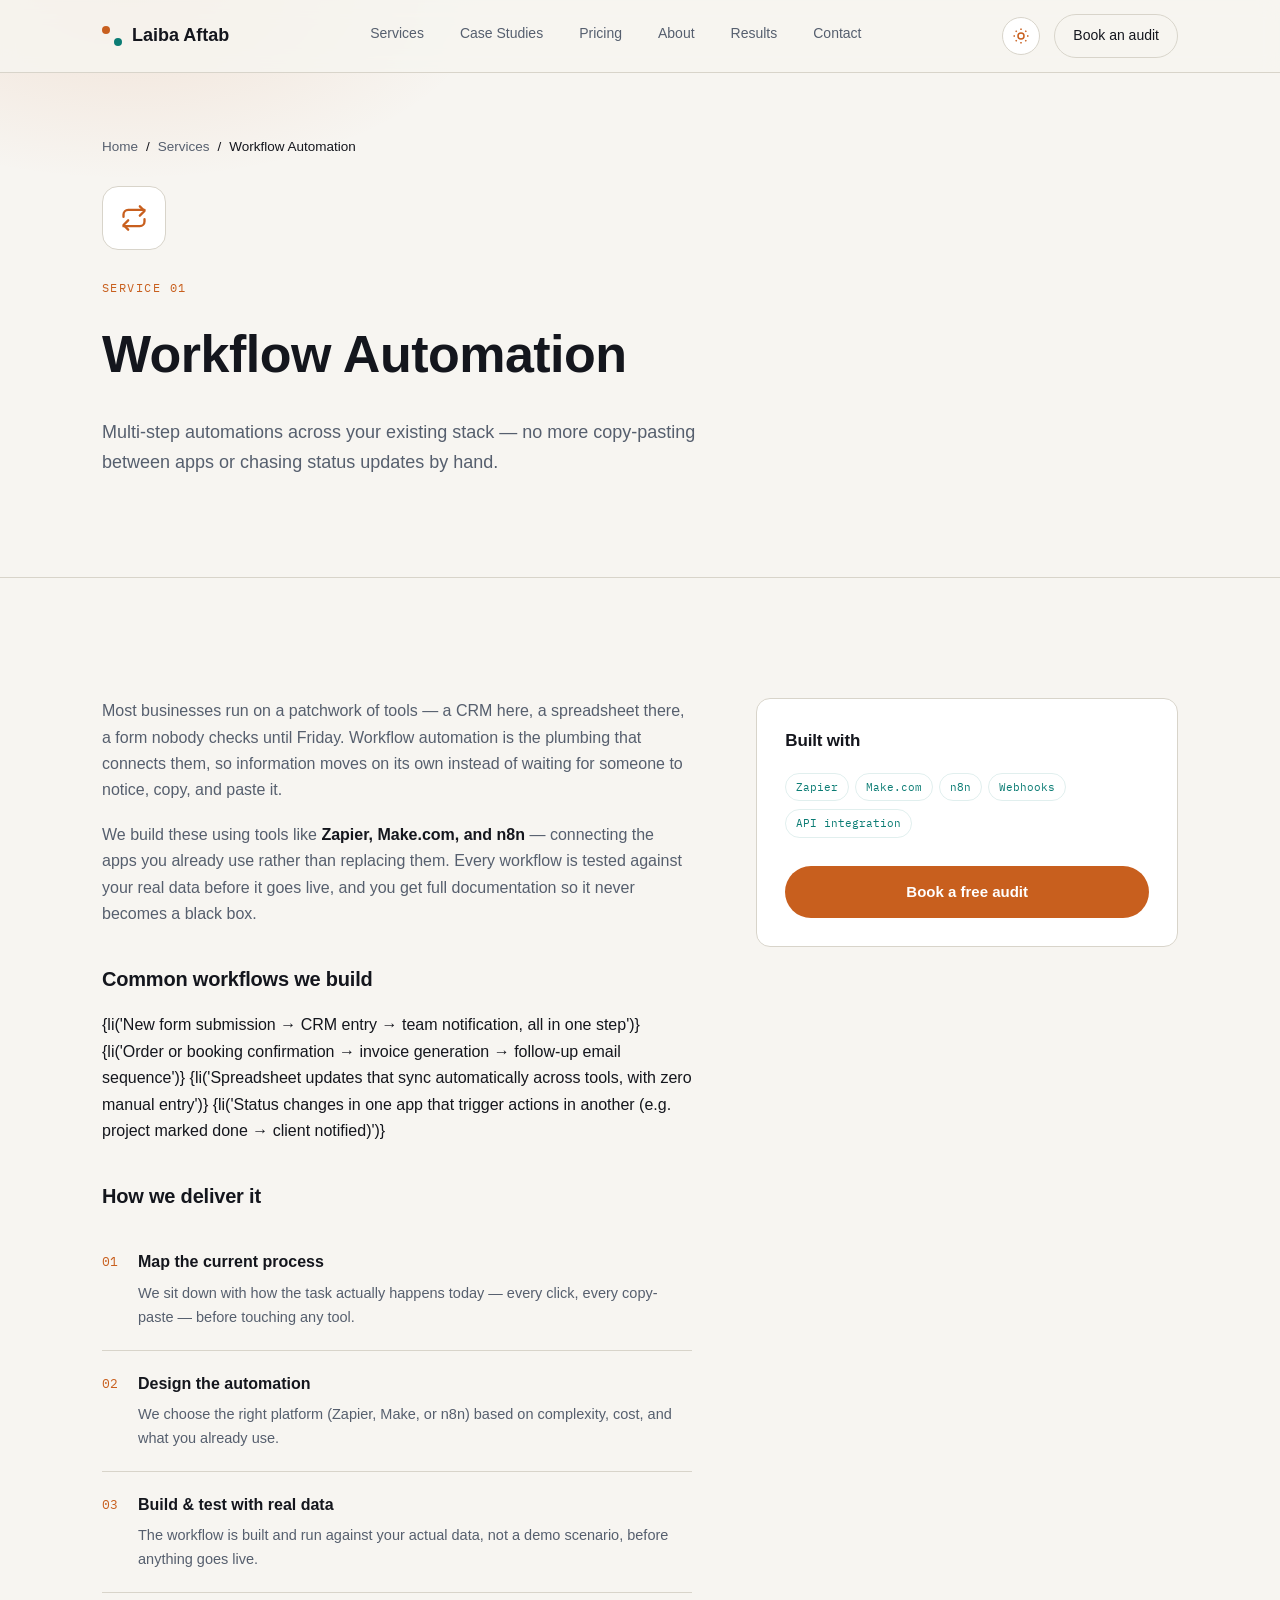
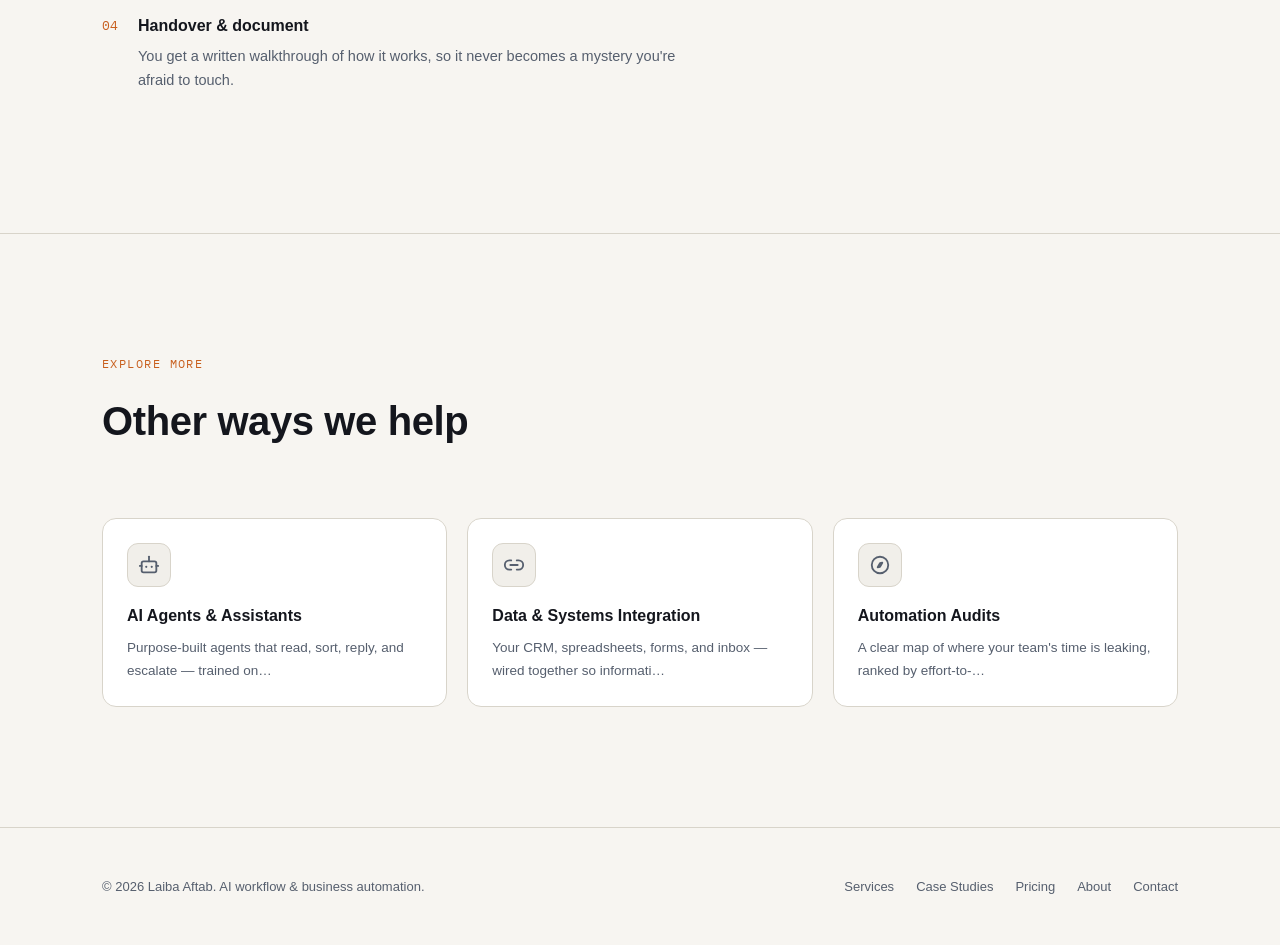
<file: AI.auto/Desktop/services/workflow-automation.html>
<!DOCTYPE html>
<html lang="en" data-theme="dark">
<head>
<meta charset="UTF-8">
<meta name="viewport" content="width=device-width, initial-scale=1.0">
<title>Workflow Automation — Laiba Aftab</title>
<meta name="description" content="Multi-step automations across your existing stack — no more copy-pasting between apps or chasing status updates by hand.">
<meta name="keywords" content="AI automation, business automation, workflow automation, Zapier, Make.com, n8n, AI agents">
<meta name="author" content="Laiba Aftab">
<link rel="canonical" href="https://laibaaftab.com/">

<!-- Open Graph -->
<meta property="og:type" content="website">
<meta property="og:title" content="Laiba Aftab — AI Workflow &amp; Business Automation">
<meta property="og:description" content="We design and build AI-powered automations that connect your tools, move your data, and clear the busywork off your team's desk.">
<meta property="og:url" content="https://laibaaftab.com/">
<meta property="og:image" content="https://laibaaftab.com/og-image.jpg">
<meta property="og:site_name" content="Laiba Aftab">

<!-- Twitter Card -->
<meta name="twitter:card" content="summary_large_image">
<meta name="twitter:title" content="Laiba Aftab — AI Workflow &amp; Business Automation">
<meta name="twitter:description" content="AI-powered automations that clear the busywork off your team's desk — permanently.">
<meta name="twitter:image" content="https://laibaaftab.com/og-image.jpg">

<!-- Favicon (inline SVG, no external asset needed) -->
<link rel="icon" href="data:image/svg+xml,%3Csvg xmlns='http://www.w3.org/2000/svg' viewBox='0 0 32 32'%3E%3Crect width='32' height='32' rx='8' fill='%230B0E14'/%3E%3Ccircle cx='11' cy='11' r='4' fill='%23FF8A3D'/%3E%3Ccircle cx='21' cy='21' r='4' fill='%235EEAD4'/%3E%3C/svg%3E">

<link rel="preconnect" href="https://fonts.googleapis.com">
<link href="https://fonts.googleapis.com/css2?family=IBM+Plex+Mono:wght@400;500&display=swap" rel="stylesheet">
<link rel="stylesheet" href="https://api.fontshare.com/v2/css?f[]=clash-display@500,600,700&f[]=general-sans@400,500,600,700&display=swap">
<style>
  :root{
    --space-1: 4px; --space-2: 8px; --space-3: 12px; --space-4: 16px;
    --space-5: 24px; --space-6: 32px; --space-7: 48px; --space-8: 64px;
    --space-9: 96px; --space-10: 120px;
    --radius: 14px; --radius-sm: 10px; --radius-lg: 20px;
    --ease: cubic-bezier(.22,.9,.32,1);
  }
  html[data-theme="dark"]{
    --bg: #0B0E14; --surface: #10141F; --surface-2: #161B29;
    --line: #2B3346; --line-soft: #1A2030;
    --field-border: #384158; --field-bg: #141A29;
    --text: #F1F4F9; --muted: #A7AFC2;
    --amber: #FF9A54; --amber-soft: rgba(255,154,84,0.14);
    --teal: #6FEFDC; --teal-soft: rgba(111,239,220,0.14);
    --shadow: 0 20px 60px rgba(0,0,0,0.45);
    --nav-bg: rgba(11,14,20,0.75);
    --btn-ink: #14100A;
  }
  html[data-theme="light"]{
    --bg: #F7F5F1; --surface: #FFFFFF; --surface-2: #F1EFEA;
    --line: #D8D4CA; --line-soft: #ECEAE3;
    --field-border: #C6C1B4; --field-bg: #FFFFFF;
    --text: #14161D; --muted: #565F6E;
    --amber: #C85F1E; --amber-soft: rgba(200,95,30,0.12);
    --teal: #0B7C74; --teal-soft: rgba(11,124,116,0.12);
    --shadow: 0 20px 50px rgba(20,20,20,0.10);
    --nav-bg: rgba(247,245,241,0.8);
    --btn-ink: #FFFFFF;
  }

  *{box-sizing:border-box; margin:0; padding:0;}
  html{scroll-behavior:smooth;}
  body{
    background:var(--bg); color:var(--text);
    font-family:'General Sans', sans-serif; line-height:1.65;
    overflow-x:hidden;
    transition:background .35s var(--ease), color .35s var(--ease);
  }
  h1,h2,h3{ font-family:'Clash Display', sans-serif; letter-spacing:-0.01em; font-weight:600; }
  .mono{ font-family:'IBM Plex Mono', monospace; }
  a{ color:inherit; text-decoration:none; }
  img,svg{ display:block; }
  .wrap{ max-width:1140px; margin:0 auto; padding:0 clamp(20px, 5vw, 32px); }

  @media (prefers-reduced-motion: reduce){
    *{ animation-duration:0.001ms !important; animation-iteration-count:1 !important; transition-duration:0.001ms !important; scroll-behavior:auto !important; }
  }

  /* ---------- SCROLL REVEAL ---------- */
  .reveal{ opacity:0; transform:translateY(22px); transition:opacity .7s var(--ease), transform .7s var(--ease); }
  .reveal.in-view{ opacity:1; transform:translateY(0); }
  .reveal-stagger > *{ opacity:0; transform:translateY(18px); transition:opacity .6s var(--ease), transform .6s var(--ease); }
  .reveal-stagger.in-view > *{ opacity:1; transform:translateY(0); }
  .reveal-stagger.in-view > *:nth-child(1){ transition-delay:.03s; }
  .reveal-stagger.in-view > *:nth-child(2){ transition-delay:.11s; }
  .reveal-stagger.in-view > *:nth-child(3){ transition-delay:.19s; }
  .reveal-stagger.in-view > *:nth-child(4){ transition-delay:.27s; }

  /* ---------- NAV ---------- */
  nav{
    position:fixed; top:0; left:0; right:0; z-index:50;
    background:var(--nav-bg); backdrop-filter:blur(10px);
    border-bottom:1px solid var(--line);
    transition:background .35s var(--ease), border-color .35s var(--ease);
  }
  nav .wrap{ display:flex; align-items:center; justify-content:space-between; height:72px; }
  .logo{ display:flex; align-items:center; gap:10px; font-weight:600; font-size:18px; }
  .logo-mark{ width:20px; height:20px; position:relative; }
  .logo-mark::before, .logo-mark::after{ content:''; position:absolute; border-radius:50%; transition:background .35s; }
  .logo-mark::before{ width:8px; height:8px; background:var(--amber); top:0; left:0; }
  .logo-mark::after{ width:8px; height:8px; background:var(--teal); bottom:0; right:0; }

  .nav-links{ display:flex; gap:36px; font-size:14px; color:var(--muted); }
  .nav-links a{ position:relative; padding-bottom:4px; }
  .nav-links a::after{
    content:''; position:absolute; left:0; bottom:0; width:0; height:1px; background:var(--amber);
    transition:width .25s var(--ease);
  }
  .nav-links a:hover{ color:var(--text); }
  .nav-links a:hover::after{ width:100%; }

  .nav-right{ display:flex; align-items:center; gap:14px; }
  .theme-toggle{
    width:38px; height:38px; border-radius:50%; border:1px solid var(--line);
    display:flex; align-items:center; justify-content:center; cursor:pointer;
    background:var(--surface); transition:border-color .2s, transform .2s;
    position:relative; overflow:hidden;
  }
  .theme-toggle:hover{ border-color:var(--amber); transform:rotate(-8deg) scale(1.06); }
  .theme-toggle svg{ width:18px; height:18px; transition:opacity .25s, transform .4s var(--ease); position:absolute; }
  .icon-sun{ opacity:0; transform:rotate(-90deg) scale(.5); color:var(--amber); }
  .icon-moon{ opacity:1; transform:rotate(0) scale(1); color:var(--teal); }
  html[data-theme="light"] .icon-sun{ opacity:1; transform:rotate(0) scale(1); }
  html[data-theme="light"] .icon-moon{ opacity:0; transform:rotate(90deg) scale(.5); }

  .nav-cta{
    font-size:14px; padding:9px 18px; border:1px solid var(--line); border-radius:100px;
    color:var(--text); transition:border-color .2s, background .2s, transform .2s;
  }
  .nav-cta:hover{ border-color:var(--amber); background:var(--amber-soft); transform:translateY(-1px); }
  @media(max-width:760px){ .nav-links{ display:none; } }

  /* ---------- BUTTONS ---------- */
  .btn-primary{
    background:var(--amber); color:var(--btn-ink); font-weight:600; font-size:15px;
    padding:14px 26px; border-radius:100px; display:inline-flex; align-items:center; gap:8px;
    transition:transform .18s var(--ease), box-shadow .18s var(--ease), filter .18s;
    border:none; cursor:pointer;
  }
  .btn-primary:hover{ transform:translateY(-2px); box-shadow:0 10px 28px var(--amber-soft); filter:brightness(1.05); }
  .btn-primary:active{ transform:translateY(0); }
  .btn-primary svg{ transition:transform .25s var(--ease); }
  .btn-primary:hover svg{ transform:translateX(3px); }
  .btn-secondary{
    border:1px solid var(--line); color:var(--text); font-weight:500; font-size:15px;
    padding:14px 26px; border-radius:100px; transition:border-color .2s, background .2s, transform .18s;
  }
  .btn-secondary:hover{ border-color:var(--muted); background:var(--surface); transform:translateY(-2px); }

  /* ---------- HERO ---------- */
  header.hero{ position:relative; padding:calc(72px + 96px) 0 var(--space-9); border-bottom:1px solid var(--line); overflow:hidden; }
  header.hero::before{
    content:''; position:absolute; inset:0;
    background:
      radial-gradient(600px 300px at 15% 20%, var(--amber-soft), transparent 60%),
      radial-gradient(500px 280px at 85% 10%, var(--teal-soft), transparent 60%);
    pointer-events:none; transition:background 0.4s;
  }
  .eyebrow{
    display:inline-flex; align-items:center; gap:8px;
    font-family:'IBM Plex Mono', monospace; font-size:12px; letter-spacing:0.12em;
    color:var(--teal); text-transform:uppercase;
    padding:6px 12px; border:1px solid var(--teal-soft); border-radius:100px;
    margin-bottom:var(--space-6);
  }
  .eyebrow-dot{ width:6px; height:6px; border-radius:50%; background:var(--teal); animation:pulse 2s ease-in-out infinite; }
  @keyframes pulse{ 0%,100%{ opacity:1; } 50%{ opacity:0.3; } }

  .hero h1{ font-size:clamp(36px, 6vw, 68px); font-weight:700; line-height:1.05; max-width:820px; margin-bottom:var(--space-5); }
  .hero h1 em{ font-style:normal; color:var(--amber); }
  .hero p.sub{ font-size:19px; color:var(--muted); max-width:540px; margin-bottom:var(--space-8); }
  .hero-ctas{ display:flex; gap:16px; flex-wrap:wrap; margin-bottom:var(--space-9); }

  /* ---------- PIPELINE SIGNATURE ---------- */
  .pipeline{
    position:relative; background:var(--surface); border:1px solid var(--line);
    border-radius:var(--radius); padding:32px 24px 28px; overflow:hidden;
    box-shadow:var(--shadow); transition:background .35s, border-color .35s;
  }
  .pipeline-label{ font-family:'IBM Plex Mono', monospace; font-size:11px; color:var(--muted); text-transform:uppercase; letter-spacing:0.1em; margin-bottom:22px; }
  .pipeline-track{ display:flex; align-items:center; justify-content:space-between; position:relative; padding:0 6px; }
  .pipe-node{ display:flex; flex-direction:column; align-items:center; gap:10px; position:relative; z-index:2; flex:0 0 auto; width:118px; }
  .pipe-icon{
    width:52px; height:52px; border-radius:12px; background:var(--surface-2); border:1px solid var(--line);
    display:flex; align-items:center; justify-content:center; font-size:20px;
    transition:border-color .3s, box-shadow .3s, transform .3s var(--ease);
  }
  .pipe-node.active .pipe-icon{ border-color:var(--amber); box-shadow:0 0 0 4px var(--amber-soft); }
  .pipe-node:hover .pipe-icon{ transform:translateY(-4px) scale(1.05); }
  .pipe-node span{ font-size:12px; color:var(--muted); text-align:center; font-family:'IBM Plex Mono', monospace; }
  .pipe-line{ flex:1 1 auto; height:2px; background:var(--line); position:relative; margin:0 -2px; top:-24px; overflow:hidden; }
  .pipe-line::after{
    content:''; position:absolute; top:0; left:-40%; width:40%; height:100%;
    background:linear-gradient(90deg, transparent, var(--teal), transparent);
    animation:flow 2.6s linear infinite;
  }
  .pipe-line:nth-of-type(2)::after{ animation-delay:0.6s; }
  .pipe-line:nth-of-type(4)::after{ animation-delay:1.2s; }
  @keyframes flow{ 0%{ left:-40%; } 100%{ left:100%; } }
  @media(max-width:760px){
    .pipeline-track{ flex-direction:column; align-items:flex-start; gap:22px; }
    .pipe-line{ display:none; }
    .pipe-node{ flex-direction:row; width:auto; }
  }
  .pipeline-log{ margin-top:26px; padding-top:20px; border-top:1px dashed var(--line); font-family:'IBM Plex Mono', monospace; font-size:12.5px; color:var(--muted); display:flex; flex-direction:column; gap:6px; }
  .pipeline-log .ok{ color:var(--teal); }
  .pipeline-log div{ opacity:0; animation:logIn .4s ease forwards; }
  .pipeline-log div:nth-child(1){ animation-delay:.2s; }
  .pipeline-log div:nth-child(2){ animation-delay:.5s; }
  .pipeline-log div:nth-child(3){ animation-delay:.8s; }
  .pipeline-log div:nth-child(4){ animation-delay:1.1s; }
  @keyframes logIn{ from{ opacity:0; transform:translateX(-6px); } to{ opacity:1; transform:translateX(0); } }

  /* ---------- SECTION HEADERS ---------- */
  .section{ padding:var(--space-10) 0; border-bottom:1px solid var(--line); transition:border-color .35s; }
  .section-head{ max-width:600px; margin-bottom:var(--space-8); }
  .section-eyebrow{ font-family:'IBM Plex Mono', monospace; font-size:12px; color:var(--amber); text-transform:uppercase; letter-spacing:0.12em; margin-bottom:14px; display:block; }
  .section h2{ font-size:clamp(28px, 4vw, 40px); margin-bottom:var(--space-4); }
  .section-head p{ color:var(--muted); font-size:16px; }

  /* ---------- SERVICES ---------- */
  .services-grid{ display:grid; grid-template-columns:repeat(2, 1fr); gap:1px; background:var(--line); border:1px solid var(--line); border-radius:var(--radius); overflow:hidden; }
  .service-card{ background:var(--bg); padding:36px; position:relative; transition:background .3s, transform .3s var(--ease), box-shadow .3s var(--ease); cursor:default; }
  .service-card:hover{ background:var(--surface); transform:translateY(-5px); z-index:1; box-shadow:var(--shadow); }
  .service-top{ display:flex; align-items:center; justify-content:space-between; margin-bottom:20px; }
  .service-num{ font-family:'IBM Plex Mono', monospace; font-size:12px; color:var(--muted); display:block; }
  .service-icon{
    width:44px; height:44px; border-radius:11px; background:var(--surface-2); border:1px solid var(--line);
    display:flex; align-items:center; justify-content:center; font-size:19px;
    transition:transform .35s var(--ease), border-color .3s, background .3s;
  }
  .service-card:hover .service-icon{ transform:rotate(-6deg) scale(1.08); border-color:var(--amber); background:var(--amber-soft); }
  .service-card h3{ font-size:20px; margin-bottom:12px; transition:color .25s; }
  .service-card:hover h3{ color:var(--amber); }
  .service-card p{ color:var(--muted); font-size:15px; margin-bottom:18px; }
  .service-tags{ display:flex; flex-wrap:wrap; gap:8px; }
  .tag{ font-family:'IBM Plex Mono', monospace; font-size:11px; color:var(--teal); border:1px solid var(--teal-soft); padding:4px 10px; border-radius:100px; transition:background .2s, transform .2s; }
  .service-card:hover .tag{ background:var(--teal-soft); }
  .service-card .tag:hover{ transform:translateY(-2px); }
  @media(max-width:760px){ .services-grid{ grid-template-columns:1fr; } }

  /* ---------- CASE STUDIES ---------- */
  .case-grid{ display:grid; grid-template-columns:repeat(3, 1fr); gap:24px; }
  .case-card{
    background:var(--surface); border:1px solid var(--line); border-radius:var(--radius);
    padding:28px; display:flex; flex-direction:column; gap:16px;
    transition:transform .3s var(--ease), border-color .3s, box-shadow .3s;
  }
  .case-card:hover{ transform:translateY(-5px); border-color:var(--amber); box-shadow:var(--shadow); }
  .case-tag{ font-family:'IBM Plex Mono', monospace; font-size:11px; color:var(--muted); text-transform:uppercase; letter-spacing:0.08em; }
  .case-card h3{ font-size:19px; }
  .case-metric{ display:flex; align-items:baseline; gap:8px; padding:14px 0; border-top:1px dashed var(--line); border-bottom:1px dashed var(--line); }
  .case-metric .big{ font-family:'Clash Display', sans-serif; font-size:30px; font-weight:700; color:var(--amber); }
  .case-metric .desc{ font-size:12.5px; color:var(--muted); }
  .case-card p{ font-size:14px; color:var(--muted); }
  .case-stack{ display:flex; flex-wrap:wrap; gap:8px; margin-top:auto; }
  @media(max-width:900px){ .case-grid{ grid-template-columns:1fr; } }

  /* ---------- PRICING ---------- */
  .pricing-grid{ display:grid; grid-template-columns:repeat(3, 1fr); gap:24px; align-items:stretch; }
  .price-card{
    background:var(--surface); border:1px solid var(--line); border-radius:var(--radius);
    padding:32px; display:flex; flex-direction:column; text-align:left;
    transition:transform .3s var(--ease), border-color .3s, box-shadow .3s;
  }
  .price-card:hover{ transform:translateY(-5px); border-color:var(--amber); box-shadow:var(--shadow); }
  .price-card.featured{ border-color:var(--amber); position:relative; background:var(--surface); }
  .price-badge{
    align-self:flex-start; font-family:'IBM Plex Mono', monospace; font-size:11px; color:var(--amber);
    background:var(--amber-soft); padding:4px 10px; border-radius:100px; margin-bottom:16px; text-transform:uppercase; letter-spacing:0.06em;
  }
  .price-card h3{ font-size:20px; margin-bottom:8px; }
  .price-card .price-desc{ color:var(--muted); font-size:14px; margin-bottom:20px; }
  .price-amount{ display:flex; align-items:baseline; gap:6px; margin-bottom:24px; }
  .price-amount .num{ font-family:'Clash Display', sans-serif; font-size:38px; font-weight:600; }
  .price-amount .per{ color:var(--muted); font-size:13px; }
  .price-features{ list-style:none; display:flex; flex-direction:column; gap:12px; margin-bottom:28px; flex:1; }
  .price-features li{ display:flex; align-items:flex-start; gap:10px; font-size:14.5px; color:var(--text); }
  .price-features li svg{ flex:0 0 auto; margin-top:3px; color:var(--teal); }
  .price-card .btn-primary, .price-card .btn-secondary{ justify-content:center; width:100%; }
  @media(max-width:900px){ .pricing-grid{ grid-template-columns:1fr; } }

  /* ---------- ABOUT ---------- */
  .about-layout{ display:grid; grid-template-columns:1fr 1fr; gap:var(--space-8); align-items:center; }
  .about-copy p{ color:var(--muted); font-size:16px; margin-bottom:18px; }
  .about-copy strong{ color:var(--text); font-weight:600; }
  .stat-grid{ display:grid; grid-template-columns:repeat(2, 1fr); gap:var(--space-5); margin-top:8px; }
  .stat{ border:1px solid var(--line); border-radius:12px; padding:22px; background:var(--surface); transition:transform .25s var(--ease), border-color .25s; }
  .stat:hover{ transform:translateY(-3px); border-color:var(--amber); }
  .stat .num{ font-family:'Clash Display', sans-serif; font-size:32px; font-weight:700; color:var(--amber); }
  .stat .label{ font-size:13px; color:var(--muted); margin-top:6px; }
  @media(max-width:760px){ .about-layout{ grid-template-columns:1fr; } }

  /* ---------- TESTIMONIALS ---------- */
  .testi-grid{ display:grid; grid-template-columns:repeat(3, 1fr); gap:var(--space-5); }
  .testi-card{ background:var(--surface); border:1px solid var(--line); border-radius:var(--radius); padding:28px; display:flex; flex-direction:column; gap:20px; transition:transform .25s var(--ease), border-color .25s; }
  .testi-card:hover{ transform:translateY(-4px); border-color:var(--teal); }
  .testi-quote{ font-size:15.5px; color:var(--text); }
  .testi-who{ display:flex; align-items:center; gap:12px; margin-top:auto; }
  .testi-avatar{ width:38px; height:38px; border-radius:50%; background:linear-gradient(135deg, var(--amber), var(--teal)); display:flex; align-items:center; justify-content:center; font-family:'Clash Display', sans-serif; font-weight:700; font-size:14px; color:#0B0E14; }
  .testi-who .name{ font-size:14px; font-weight:600; }
  .testi-who .role{ font-size:12.5px; color:var(--muted); }
  @media(max-width:900px){ .testi-grid{ grid-template-columns:1fr; } }

  /* ---------- CONTACT ---------- */
  .contact-layout{ display:grid; grid-template-columns:0.9fr 1.1fr; gap:var(--space-8); }
  .contact-info p{ color:var(--muted); margin-bottom:var(--space-6); font-size:16px; }
  .contact-detail{ display:flex; gap:14px; margin-bottom:18px; font-size:14.5px; }
  .contact-detail .k{ color:var(--muted); font-family:'IBM Plex Mono', monospace; width:90px; flex:0 0 auto; }
  .social-row{ display:flex; gap:12px; margin-top:var(--space-6); }
  .social-icon{
    width:40px; height:40px; border-radius:50%; border:1px solid var(--line);
    display:flex; align-items:center; justify-content:center; color:var(--muted);
    transition:border-color .2s, color .2s, transform .2s var(--ease), background .2s;
  }
  .social-icon:hover{ border-color:var(--amber); color:var(--amber); transform:translateY(-3px); background:var(--amber-soft); }
  .social-icon svg{ width:18px; height:18px; }

  form{ display:flex; flex-direction:column; gap:16px; }
  .field{ display:flex; flex-direction:column; gap:8px; }
  .field label{ font-size:12.5px; color:var(--muted); font-family:'IBM Plex Mono', monospace; text-transform:uppercase; letter-spacing:0.06em; }
  .field input, .field textarea{
    background:var(--field-bg); border:1.5px solid var(--field-border); border-radius:10px;
    padding:13px 16px; color:var(--text); font-family:'General Sans', sans-serif; font-size:14.5px;
    outline:none; transition:border-color .2s, box-shadow .2s;
  }
  .field input::placeholder, .field textarea::placeholder{ color:var(--muted); opacity:0.85; }
  .field input:focus, .field textarea:focus{ border-color:var(--amber); box-shadow:0 0 0 3px var(--amber-soft); }
  .field textarea{ resize:vertical; min-height:110px; }
  form .btn-primary{ align-self:flex-start; }
  @media(max-width:900px){ .contact-layout{ grid-template-columns:1fr; } }

  /* ---------- FOOTER ---------- */
  footer{ padding:var(--space-7) 0; }
  footer .wrap{ display:flex; justify-content:space-between; align-items:center; flex-wrap:wrap; gap:16px; }
  footer .foot-copy{ font-size:13px; color:var(--muted); }
  footer .foot-links{ display:flex; gap:22px; font-size:13px; color:var(--muted); }
  footer .foot-links a{ transition:color .2s; }
  footer .foot-links a:hover{ color:var(--text); }

  /* ---------- FOCUS STATES ---------- */
  a:focus-visible, button:focus-visible, input:focus-visible, textarea:focus-visible{
    outline:2px solid var(--amber); outline-offset:2px;
  }

  /* ---------- RESPONSIVE FINE-TUNE ---------- */
  @media(max-width:600px){
    :root{ --space-9: 64px; --space-10: 72px; }
    .hero-ctas{ flex-direction:column; align-items:stretch; }
    .hero-ctas a{ text-align:center; justify-content:center; }
    .section{ padding:var(--space-8) 0; }
  }
</style>

<style>
  /* ---------- SERVICE DETAIL PAGE ---------- */
  .breadcrumb{ display:flex; align-items:center; gap:8px; font-size:13.5px; color:var(--muted); margin-bottom:28px; }
  .breadcrumb a{ color:var(--muted); transition:color .2s; }
  .breadcrumb a:hover{ color:var(--amber); }
  .breadcrumb span{ color:var(--text); }

  .detail-hero{ padding:calc(72px + 64px) 0 var(--space-8); border-bottom:1px solid var(--line); position:relative; overflow:hidden; }
  .detail-hero::before{
    content:''; position:absolute; inset:0;
    background: radial-gradient(600px 300px at 10% 0%, var(--amber-soft), transparent 60%);
    pointer-events:none;
  }
  .detail-icon-badge{
    width:64px; height:64px; border-radius:16px; background:var(--surface); border:1px solid var(--line);
    display:flex; align-items:center; justify-content:center; color:var(--amber); margin-bottom:28px;
  }
  .detail-hero h1{ font-size:clamp(32px, 5vw, 52px); max-width:760px; margin-bottom:20px; }
  .detail-hero p.sub{ font-size:18px; color:var(--muted); max-width:600px; margin-bottom:36px; }

  .detail-grid{ display:grid; grid-template-columns:1.4fr 1fr; gap:var(--space-8); align-items:start; }
  .detail-body p{ color:var(--muted); font-size:16px; margin-bottom:18px; }
  .detail-body h3{ font-size:20px; margin:36px 0 16px; }
  .detail-body strong{ color:var(--text); font-weight:600; }

  .included-list{ list-style:none; display:flex; flex-direction:column; gap:14px; }
  .included-list li{ display:flex; align-items:flex-start; gap:12px; font-size:15px; color:var(--text); }
  .included-list li svg{ flex:0 0 auto; margin-top:3px; color:var(--teal); }

  .process-list{ display:flex; flex-direction:column; gap:0; }
  .process-item{ display:flex; gap:20px; padding:20px 0; border-bottom:1px solid var(--line); }
  .process-item:last-child{ border-bottom:none; }
  .process-num{ font-family:'IBM Plex Mono', monospace; font-size:13px; color:var(--amber); flex:0 0 auto; padding-top:2px; }
  .process-item h4{ font-family:'Clash Display', sans-serif; font-size:16px; margin-bottom:6px; }
  .process-item p{ color:var(--muted); font-size:14.5px; margin:0; }

  .detail-sidebar{
    background:var(--surface); border:1px solid var(--line); border-radius:var(--radius);
    padding:28px; position:sticky; top:96px;
  }
  .detail-sidebar h3{ font-size:17px; margin-bottom:18px; }
  .detail-sidebar .tag{ margin:0 6px 8px 0; display:inline-block; }
  .detail-sidebar .btn-primary{ width:100%; justify-content:center; margin-top:20px; }

  .related-services{ display:grid; grid-template-columns:repeat(3, 1fr); gap:20px; }
  .related-card{
    background:var(--surface); border:1px solid var(--line); border-radius:var(--radius);
    padding:24px; transition:transform .25s var(--ease), border-color .25s;
  }
  .related-card:hover{ transform:translateY(-4px); border-color:var(--amber); }
  .related-card .service-icon{ margin-bottom:16px; color:var(--muted); }
  .related-card h4{ font-family:'Clash Display', sans-serif; font-size:16px; margin-bottom:8px; }
  .related-card p{ font-size:13.5px; color:var(--muted); }

  @media(max-width:900px){
    .detail-grid{ grid-template-columns:1fr; }
    .detail-sidebar{ position:static; }
    .related-services{ grid-template-columns:1fr; }
  }
</style>

</head>

<body>

<nav>
  <div class="wrap">
    <div class="logo"><span class="logo-mark"></span>Laiba Aftab</div>
    <div class="nav-links">
      <a href="../ai-automation-website.html#services">Services</a>
      <a href="../ai-automation-website.html#cases">Case Studies</a>
      <a href="../ai-automation-website.html#pricing">Pricing</a>
      <a href="../ai-automation-website.html#about">About</a>
      <a href="../ai-automation-website.html#testimonials">Results</a>
      <a href="#contact">Contact</a>
    </div>
    <div class="nav-right">
      <button class="theme-toggle" id="themeToggle" aria-label="Toggle dark and light mode">
        <svg class="icon-sun" viewBox="0 0 24 24" fill="none" stroke="currentColor" stroke-width="2"><circle cx="12" cy="12" r="4"/><path d="M12 2v2M12 20v2M4.9 4.9l1.4 1.4M17.7 17.7l1.4 1.4M2 12h2M20 12h2M4.9 19.1l1.4-1.4M17.7 6.3l1.4-1.4"/></svg>
        <svg class="icon-moon" viewBox="0 0 24 24" fill="none" stroke="currentColor" stroke-width="2"><path d="M21 12.8A9 9 0 1111.2 3 7 7 0 0021 12.8z"/></svg>
      </button>
      <a href="../ai-automation-website.html#contact" class="nav-cta">Book an audit</a>
    </div>
  </div>
</nav>


<header class="detail-hero">
  <div class="wrap">
    <div class="breadcrumb reveal in-view">
      <a href="../ai-automation-website.html">Home</a> <span>/</span> <a href="../ai-automation-website.html#services">Services</a> <span>/</span> <span>Workflow Automation</span>
    </div>
    <div class="detail-icon-badge reveal in-view"><svg width="28" height="28" viewBox="0 0 24 24" fill="none" stroke="currentColor" stroke-width="2" stroke-linecap="round" stroke-linejoin="round"><path d="M17 2l4 4-4 4"/><path d="M3 11V9a4 4 0 014-4h14"/><path d="M7 22l-4-4 4-4"/><path d="M21 13v2a4 4 0 01-4 4H3"/></svg></div>
    <span class="section-eyebrow reveal in-view">Service 01</span>
    <h1 class="reveal in-view">Workflow Automation</h1>
    <p class="sub reveal in-view">Multi-step automations across your existing stack — no more copy-pasting between apps or chasing status updates by hand.</p>
  </div>
</header>

<section class="section" style="border-bottom:none;">
  <div class="wrap">
    <div class="detail-grid">
      <div class="detail-body reveal">
        <p>Most businesses run on a patchwork of tools — a CRM here, a spreadsheet there, a form nobody checks until Friday. Workflow automation is the plumbing that connects them, so information moves on its own instead of waiting for someone to notice, copy, and paste it.</p>
        <p>We build these using tools like <strong>Zapier, Make.com, and n8n</strong> — connecting the apps you already use rather than replacing them. Every workflow is tested against your real data before it goes live, and you get full documentation so it never becomes a black box.</p>
        <h3>Common workflows we build</h3>
        <ul class="included-list">
          {li('New form submission → CRM entry → team notification, all in one step')}
          {li('Order or booking confirmation → invoice generation → follow-up email sequence')}
          {li('Spreadsheet updates that sync automatically across tools, with zero manual entry')}
          {li('Status changes in one app that trigger actions in another (e.g. project marked done → client notified)')}
        </ul>
        <h3>How we deliver it</h3>
        <div class="process-list">
          <div class="process-item">
        <div class="process-num">01</div>
        <div><h4>Map the current process</h4><p>We sit down with how the task actually happens today — every click, every copy-paste — before touching any tool.</p></div>
      </div>
      <div class="process-item">
        <div class="process-num">02</div>
        <div><h4>Design the automation</h4><p>We choose the right platform (Zapier, Make, or n8n) based on complexity, cost, and what you already use.</p></div>
      </div>
      <div class="process-item">
        <div class="process-num">03</div>
        <div><h4>Build & test with real data</h4><p>The workflow is built and run against your actual data, not a demo scenario, before anything goes live.</p></div>
      </div>
      <div class="process-item">
        <div class="process-num">04</div>
        <div><h4>Handover & document</h4><p>You get a written walkthrough of how it works, so it never becomes a mystery you're afraid to touch.</p></div>
      </div>
        </div>
      </div>
      <div class="detail-sidebar reveal">
        <h3>Built with</h3>
        <div><span class="tag">Zapier</span><span class="tag">Make.com</span><span class="tag">n8n</span><span class="tag">Webhooks</span><span class="tag">API integration</span></div>
        <a href="../ai-automation-website.html#contact" class="btn-primary">Book a free audit</a>
      </div>
    </div>
  </div>
</section>

<section class="section" style="border-top:1px solid var(--line);">
  <div class="wrap">
    <div class="section-head reveal">
      <span class="section-eyebrow">Explore more</span>
      <h2>Other ways we help</h2>
    </div>
    <div class="related-services reveal-stagger reveal">
      <a class="related-card" href="ai-agents.html" style="display:block;">
        <div class="service-icon"><svg width="22" height="22" viewBox="0 0 24 24" fill="none" stroke="currentColor" stroke-width="2" stroke-linecap="round" stroke-linejoin="round"><rect x="4" y="8" width="16" height="12" rx="2"/><circle cx="9" cy="14" r="1.2" fill="currentColor" stroke="none"/><circle cx="15" cy="14" r="1.2" fill="currentColor" stroke="none"/><path d="M12 8V4"/><circle cx="12" cy="3" r="1.2" fill="currentColor" stroke="none"/><path d="M4 13H2M22 13h-2"/></svg></div>
        <h4>AI Agents & Assistants</h4>
        <p>Purpose-built agents that read, sort, reply, and escalate — trained on…</p>
      </a>
      <a class="related-card" href="data-integration.html" style="display:block;">
        <div class="service-icon"><svg width="22" height="22" viewBox="0 0 24 24" fill="none" stroke="currentColor" stroke-width="2" stroke-linecap="round" stroke-linejoin="round"><path d="M9 17H7A5 5 0 017 7h2"/><path d="M15 7h2a5 5 0 010 10h-2"/><line x1="8" y1="12" x2="16" y2="12"/></svg></div>
        <h4>Data & Systems Integration</h4>
        <p>Your CRM, spreadsheets, forms, and inbox — wired together so informati…</p>
      </a>
      <a class="related-card" href="automation-audits.html" style="display:block;">
        <div class="service-icon"><svg width="22" height="22" viewBox="0 0 24 24" fill="none" stroke="currentColor" stroke-width="2" stroke-linecap="round" stroke-linejoin="round"><circle cx="12" cy="12" r="9"/><polygon points="14.5,9.5 12,14 9.5,14.5 12,10"/></svg></div>
        <h4>Automation Audits</h4>
        <p>A clear map of where your team's time is leaking, ranked by effort-to-…</p>
      </a>
    </div>
  </div>
</section>

<footer>
  <div class="wrap">
    <div class="foot-copy">© 2026 Laiba Aftab. AI workflow &amp; business automation.</div>
    <div class="foot-links">
      <a href="../ai-automation-website.html#services">Services</a>
      <a href="../ai-automation-website.html#cases">Case Studies</a>
      <a href="../ai-automation-website.html#pricing">Pricing</a>
      <a href="../ai-automation-website.html#about">About</a>
      <a href="../ai-automation-website.html#contact">Contact</a>
    </div>
  </div>
</footer>

<script>
  // Theme toggle with persistence
  (function(){
    var root = document.documentElement;
    var toggle = document.getElementById('themeToggle');
    var saved = null;
    try { saved = localStorage.getItem('flowstate-theme'); } catch(e) {}
    if(saved){ root.setAttribute('data-theme', saved); }
    else if(window.matchMedia && window.matchMedia('(prefers-color-scheme: light)').matches){
      root.setAttribute('data-theme', 'light');
    }
    toggle.addEventListener('click', function(){
      var current = root.getAttribute('data-theme');
      var next = current === 'dark' ? 'light' : 'dark';
      root.setAttribute('data-theme', next);
      try { localStorage.setItem('flowstate-theme', next); } catch(e) {}
    });
  })();

  // Scroll reveal
  (function(){
    var items = document.querySelectorAll('.reveal');
    if(!('IntersectionObserver' in window)){
      items.forEach(function(el){ el.classList.add('in-view'); });
      return;
    }
    var io = new IntersectionObserver(function(entries){
      entries.forEach(function(entry){
        if(entry.isIntersecting){
          entry.target.classList.add('in-view');
          io.unobserve(entry.target);
        }
      });
    }, { threshold: 0.15, rootMargin: '0px 0px -60px 0px' });
    items.forEach(function(el){ io.observe(el); });
  })();
  // Lead form — Web3Forms submission
  (function(){
    var form = document.getElementById('leadForm');
    var btn = document.getElementById('leadFormBtn');
    var status = document.getElementById('leadFormStatus');
    if(!form) return;
    form.addEventListener('submit', function(e){
      e.preventDefault();
      var key = form.access_key.value;
      if(!key || key === 'YOUR_WEB3FORMS_ACCESS_KEY_HERE'){
        status.style.display = 'block';
        status.style.color = '#e05d5d';
        status.textContent = 'Form not connected yet — add your free Web3Forms access key from web3forms.com to go live.';
        return;
      }
      btn.disabled = true;
      var originalText = btn.innerHTML;
      btn.innerHTML = 'Sending…';
      status.style.display = 'none';

      fetch('https://api.web3forms.com/submit', {
        method: 'POST',
        headers: { 'Content-Type': 'application/json', 'Accept': 'application/json' },
        body: JSON.stringify(Object.fromEntries(new FormData(form)))
      })
      .then(function(res){ return res.json(); })
      .then(function(data){
        btn.disabled = false;
        btn.innerHTML = originalText;
        status.style.display = 'block';
        if(data.success){
          status.style.color = 'var(--teal)';
          status.textContent = "Thanks — we've got your message and will reply within one business day.";
          form.reset();
        } else {
          status.style.color = '#e05d5d';
          status.textContent = 'Something went wrong. Please email laibapafaftab@gmail.com directly.';
        }
      })
      .catch(function(){
        btn.disabled = false;
        btn.innerHTML = originalText;
        status.style.display = 'block';
        status.style.color = '#e05d5d';
        status.textContent = 'Something went wrong. Please email laibapafaftab@gmail.com directly.';
      });
    });
  })();
</script>

</body>
</html>
</file>
